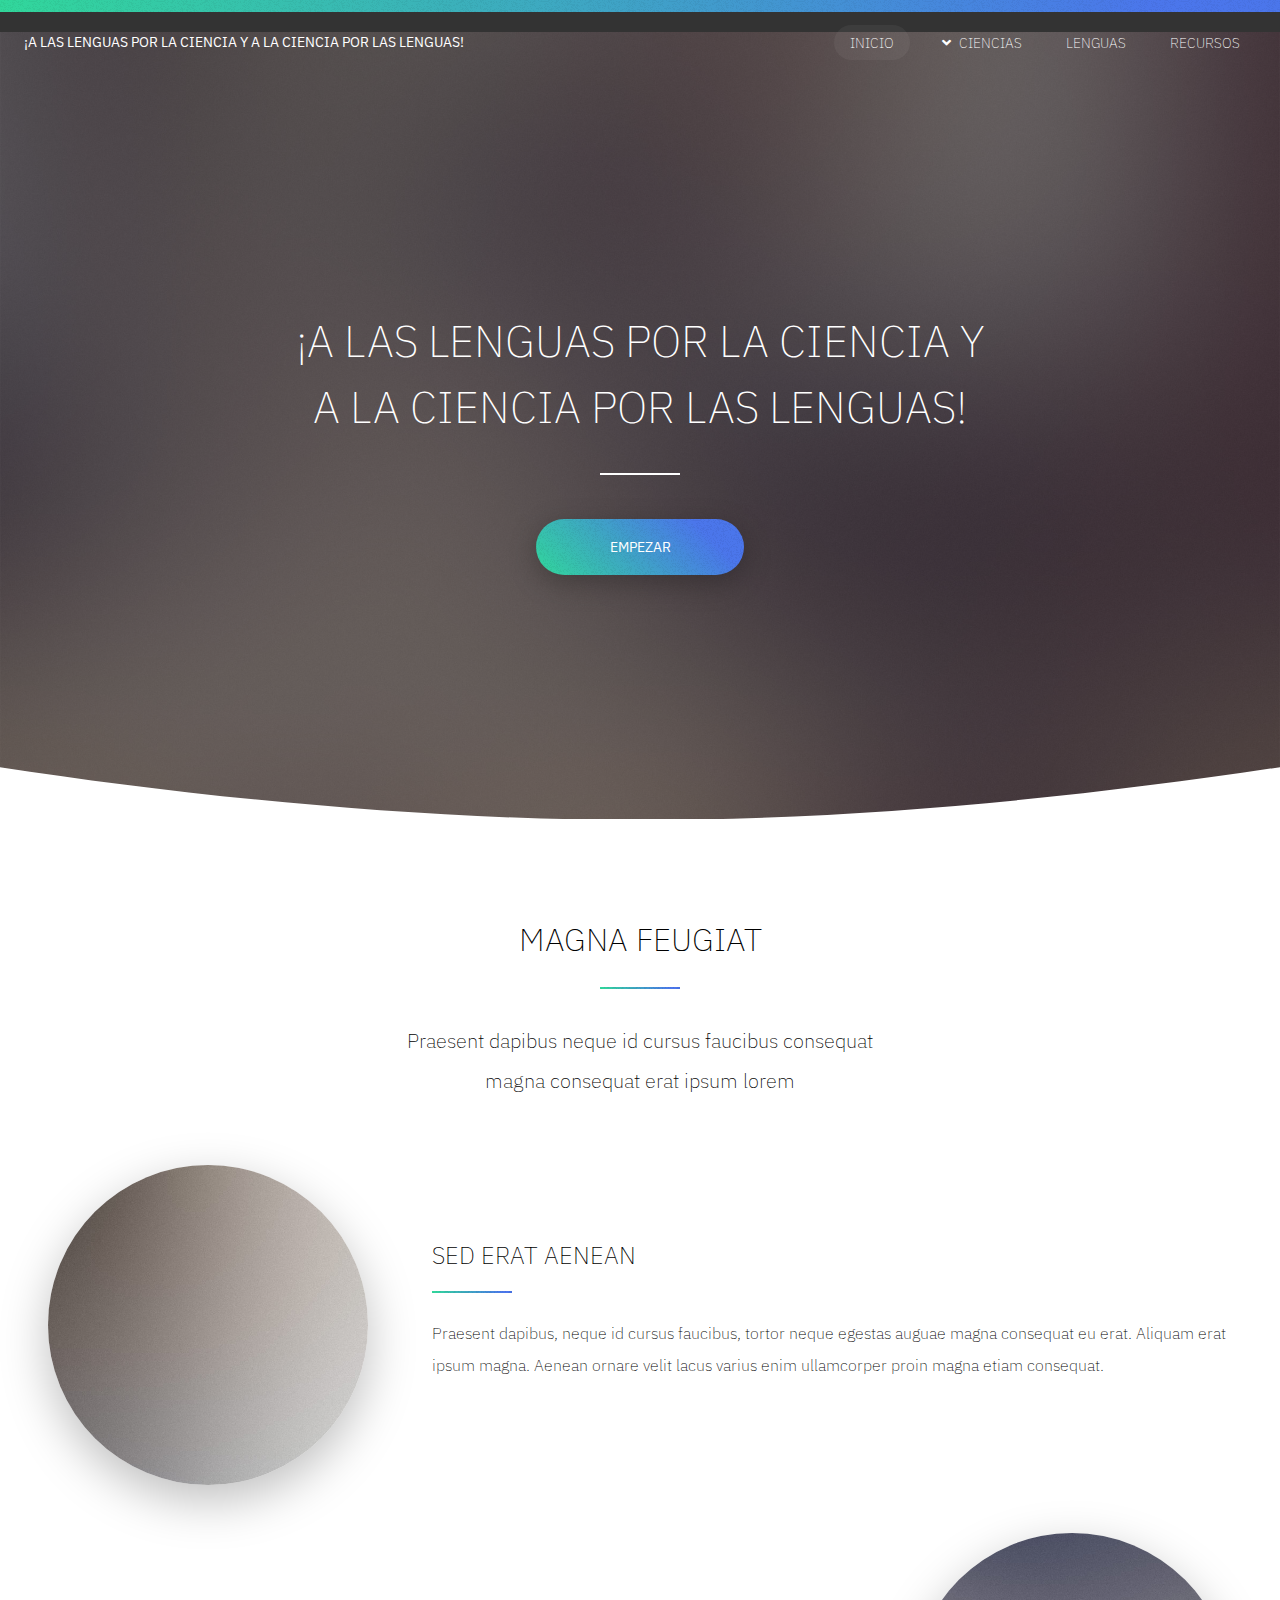
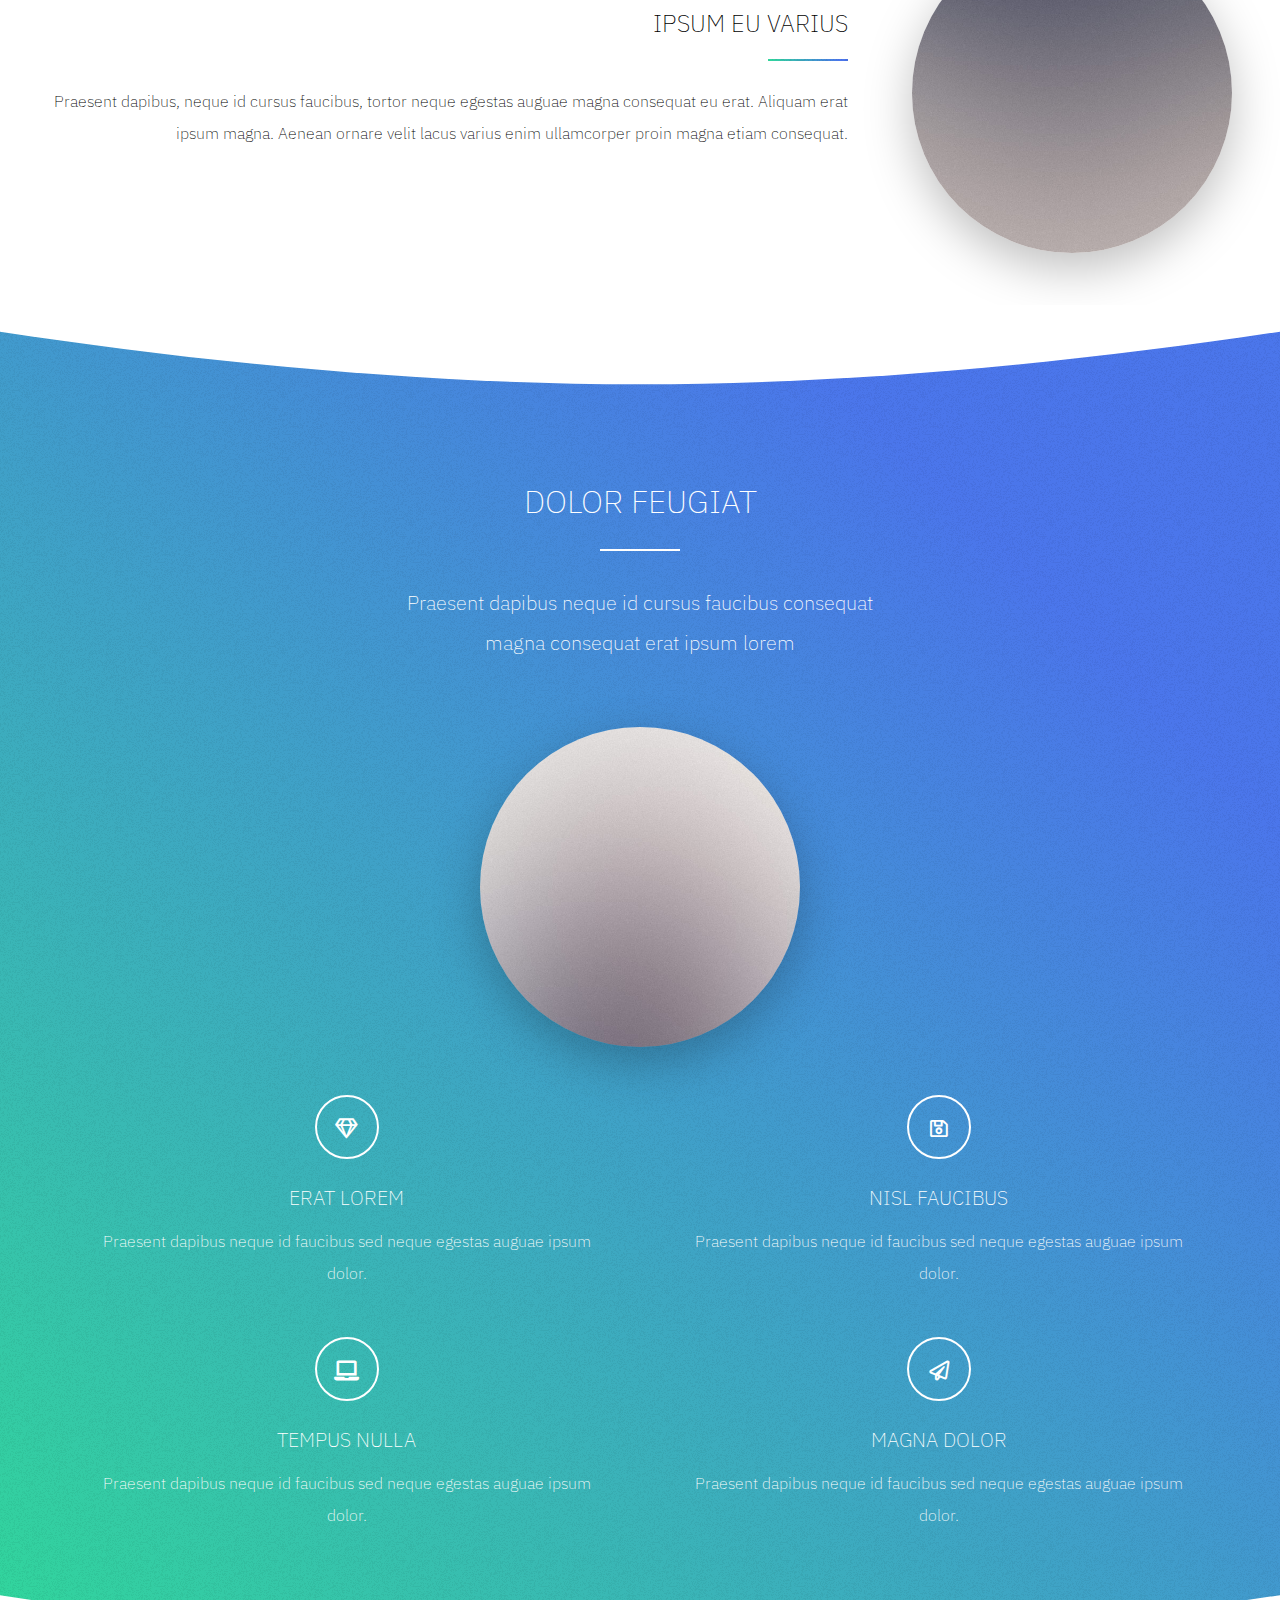
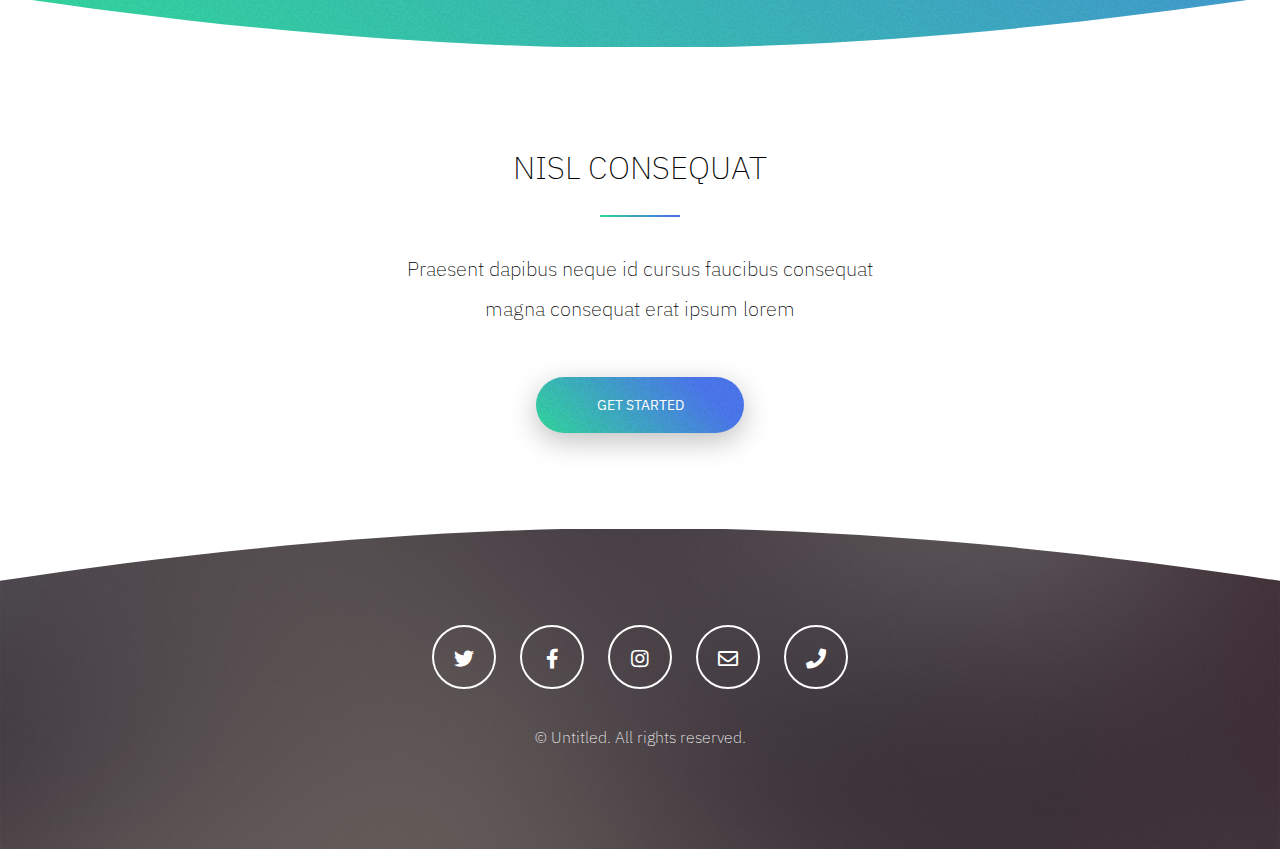
<file: index.html>
<!DOCTYPE HTML>
<html>
	<head>
		<title>Lenguas por la Ciencia</title>s
		<meta charset="utf-8" />
		<meta name="viewport" content="width=device-width, initial-scale=1, user-scalable=no" />
		<meta name="description" content="" />
		<meta name="keywords" content="" />
		<link rel="stylesheet" href="assets/css/main.css" />
	</head>
	<body class="is-preload">

		<!-- Wrapper -->
			<div id="wrapper">

				<!-- Header -->
					<section id="header" class="alt">

						<!-- Logo -->
							<a href="index.html" class="logo"><strong>¡A las lenguas por la Ciencia y a la ciencia por las lenguas!</strong></a>

						<!-- Nav -->
							<nav id="nav">
								<ul>
									<li class="current"><a href="index.html">INICIO</a></li>
									<li>
										<a href="#" class="icon solid fa-angle-down">CIENCIAS</a>
										<ul>
											<li><a href="geofisica.html">GEOFÍSICA</a></li>
											<li><a href="#">QUÍMICA</a></li>
										</ul>
									</li>
									<li>
										<a href="#">LENGUAS</a>
										<ul>
											<li><a href="aleman.html">ALEMÁN</a></li>
											<li><a href="frances.html">FRANCÉS</a></li>
											<li><a href="ingles.html">INGLÉS</a></li>
											<li><a href="italiano.html">ITALIANO</a></li>
											<li>
												<a href="otros.html">OTROS</a>
												<ul>
													<li><a href="otros.html#chino">CHINO</a></li>
													<li><a href="otros.html#purepecha">PURÉPECHA</a></li>
												</ul>
											</li>
										</ul>
									</li>
									<li>
										<a href="#">RECURSOS</a>
										<ul>
											<li><a href="#">FOTOS</a></li>
											<li><a href="#">SECUENCIAS</a></li>
											<li><a href="#">CORPORA</a></li>
											<li><a href="#">ESTRATEGIAS</a></li>
										</ul>
									</li>
								</ul>
							</nav>

					</section>

				<!-- Banner -->
					<section id="banner">
						<div class="content">
							<header class="major special">
								<h1>¡A las lenguas por la Ciencia y <br />
								a la ciencia por las lenguas!</h1>
							</header>
							<ul class="actions special">
								<li><a href="#first" class="button primary wide scrolly">Empezar</a></li>
							</ul>
						</div>
					</section>

				<!-- Section -->
					<section class="wrapper style1" id="first">
						<div class="inner">
							<header class="major special">
								<h2>Magna feugiat</h2>
								<p>Praesent dapibus neque id cursus faucibus consequat<br />
								magna consequat erat ipsum lorem</p>
							</header>
							<div class="spotlights">
								<section>
									<div class="image"><img src="images/pic01.jpg" alt="" /></div>
									<div class="content">
										<header class="major">
											<h3>Sed erat aenean</h3>
										</header>
										<p>Praesent dapibus, neque id cursus faucibus, tortor neque egestas auguae magna consequat eu erat. Aliquam erat ipsum magna. Aenean ornare velit lacus varius enim ullamcorper proin magna etiam consequat.</p>
									</div>
								</section>
								<section>
									<div class="image"><img src="images/pic02.jpg" alt="" /></div>
									<div class="content">
										<header class="major">
											<h3>Ipsum eu varius</h3>
										</header>
										<p>Praesent dapibus, neque id cursus faucibus, tortor neque egestas auguae magna consequat eu erat. Aliquam erat ipsum magna. Aenean ornare velit lacus varius enim ullamcorper proin magna etiam consequat.</p>
									</div>
								</section>
							</div>
						</div>
					</section>

				<!-- Section -->
					<section class="wrapper style2 alt">
						<div class="inner">
							<header class="major special">
								<h2>Dolor feugiat</h2>
								<p>Praesent dapibus neque id cursus faucibus consequat<br />
								magna consequat erat ipsum lorem</p>
							</header>
							<div class="features">
								<ul>
									<li>
										<span class="icon alt major fa-gem"></span>
										<h3>Erat lorem</h3>
										<p>Praesent dapibus neque id faucibus sed neque egestas auguae ipsum dolor.</p>
									</li>
									<li>
										<span class="icon alt major solid fa-laptop"></span>
										<h3>Tempus nulla</h3>
										<p>Praesent dapibus neque id faucibus sed neque egestas auguae ipsum dolor.</p>
									</li>
								</ul>
								<span class="image"><img src="images/pic03.jpg" alt="" /></span>
								<ul>
									<li>
										<span class="icon alt major fa-save"></span>
										<h3>Nisl faucibus</h3>
										<p>Praesent dapibus neque id faucibus sed neque egestas auguae ipsum dolor.</p>
									</li>
									<li>
										<span class="icon alt major fa-paper-plane"></span>
										<h3>Magna dolor</h3>
										<p>Praesent dapibus neque id faucibus sed neque egestas auguae ipsum dolor.</p>
									</li>
								</ul>
							</div>
						</div>
					</section>

				<!-- Section -->
					<section class="wrapper style1">
						<div class="inner">
							<header class="major special alt">
								<h2>Nisl consequat</h2>
								<p>Praesent dapibus neque id cursus faucibus consequat<br />
								magna consequat erat ipsum lorem</p>
							</header>
							<ul class="actions special">
								<li><a href="#" class="button primary wide">Get Started</a></li>
							</ul>
						</div>
					</section>

				<!-- Footer -->
					<section id="footer">
						<ul class="icons">
							<li><a href="#" class="icon alt brands fa-twitter"><span class="label">Twitter</span></a></li>
							<li><a href="#" class="icon alt brands fa-facebook-f"><span class="label">Facebook</span></a></li>
							<li><a href="#" class="icon alt brands fa-instagram"><span class="label">Instagram</span></a></li>
							<li><a href="#" class="icon alt fa-envelope"><span class="label">Email</span></a></li>
							<li><a href="#" class="icon alt solid fa-phone"><span class="label">Phone</span></a></li>
						</ul>
						<p class="copyright">
							&copy; Untitled. All rights reserved.
						</p>
					</section>

			</div>

		<!-- Scripts -->
			<script src="assets/js/jquery.min.js"></script>
			<script src="assets/js/jquery.dropotron.min.js"></script>
			<script src="assets/js/jquery.scrollex.min.js"></script>
			<script src="assets/js/jquery.scrolly.min.js"></script>
			<script src="assets/js/browser.min.js"></script>
			<script src="assets/js/breakpoints.min.js"></script>
			<script src="assets/js/util.js"></script>
			<script src="assets/js/main.js"></script>

	</body>
</html>
</file>
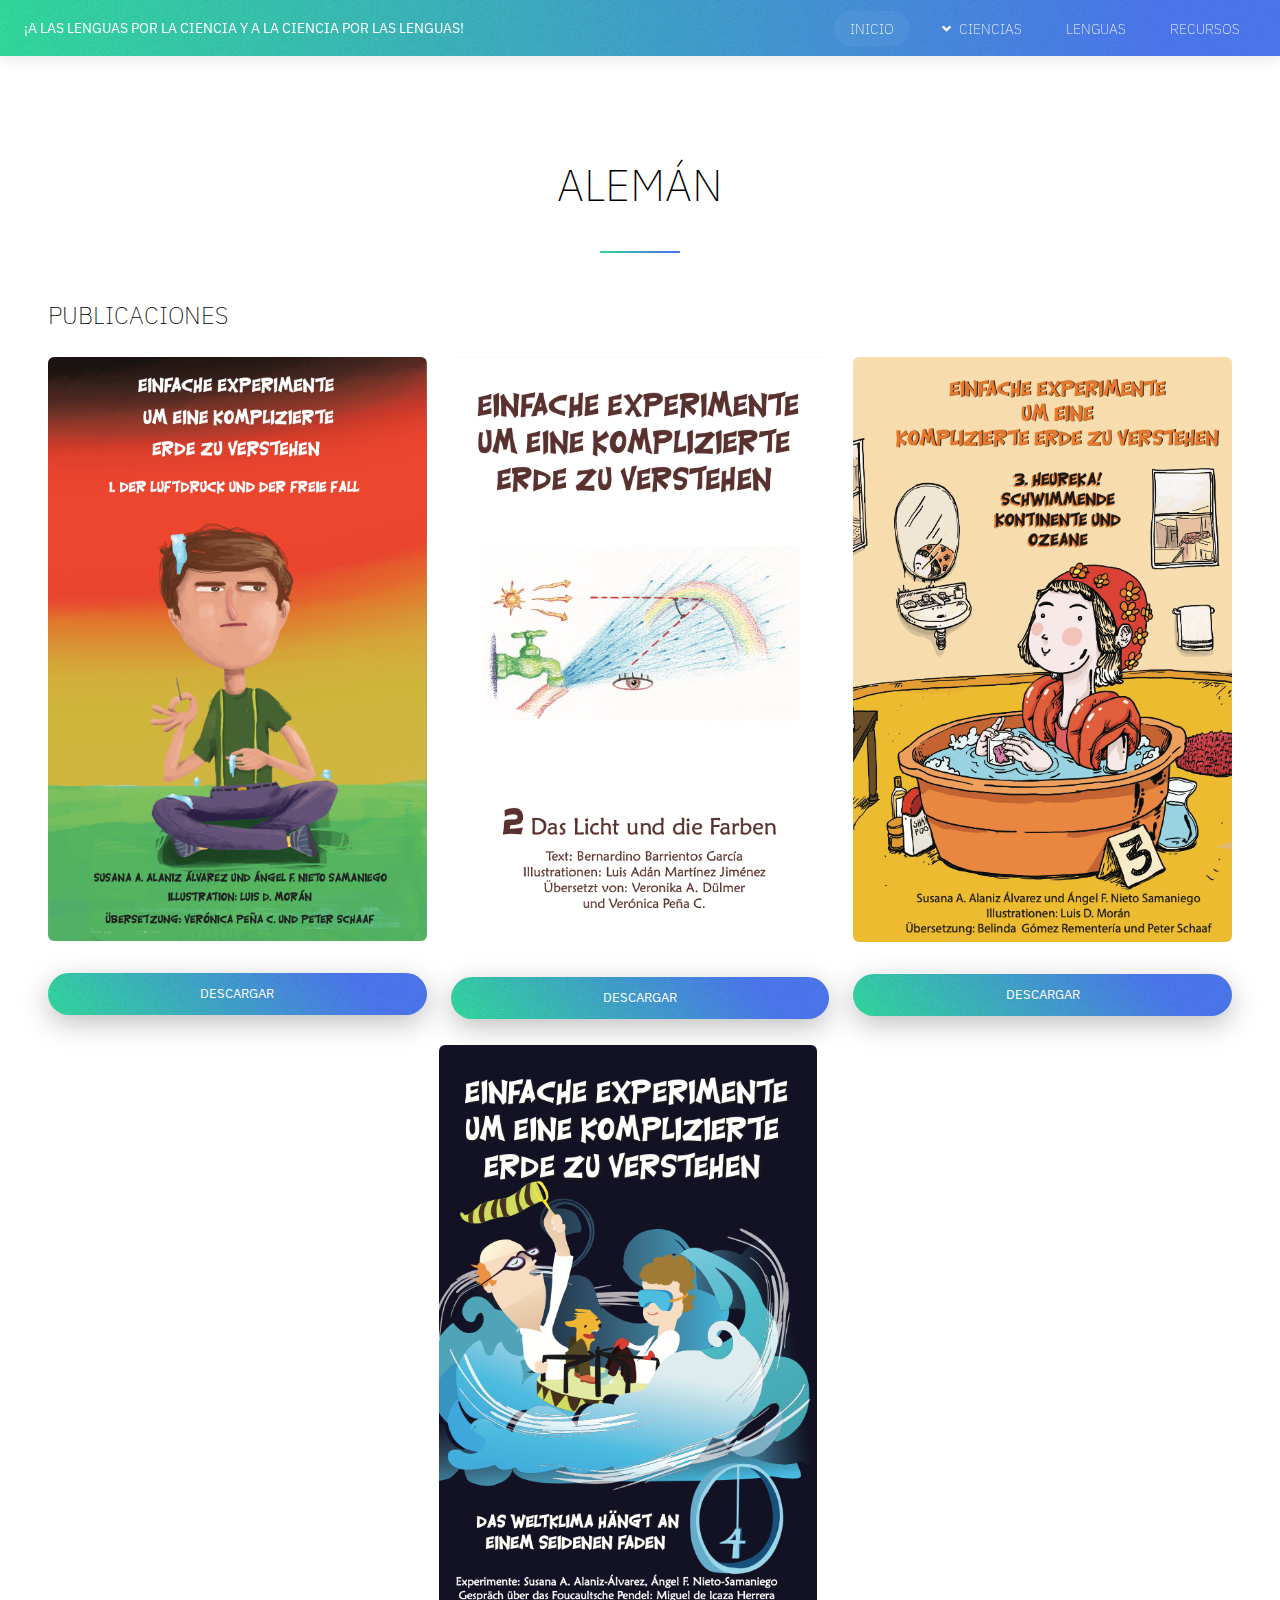
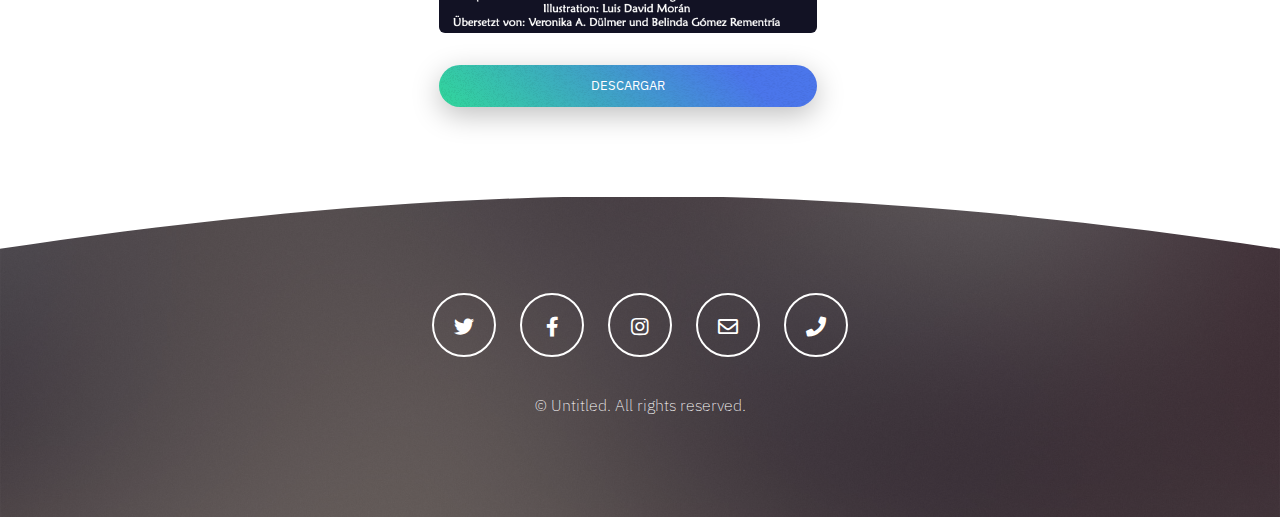
<file: aleman.html>
<!DOCTYPE HTML>
<html>
	<head>
		<title>Lenguas por la Ciencia</title>
		<meta charset="utf-8" />
		<meta name="viewport" content="width=device-width, initial-scale=1, user-scalable=no" />
		<meta name="description" content="" />
		<meta name="keywords" content="" />
		<link rel="stylesheet" href="assets/css/main.css" />
	</head>
	<body class="is-preload">

		<!-- Wrapper -->
			<div id="wrapper">

				<!-- Header -->
					<section id="header">

						<!-- Logo -->
							<a href="index.html" class="logo"><strong>¡A las lenguas por la Ciencia y a la ciencia por las lenguas!</strong></a>

						<!-- Nav -->
							<nav id="nav">
								<ul>
									<li class="current"><a href="index.html">INICIO</a></li>
									<li>
										<a href="#" class="icon solid fa-angle-down">CIENCIAS</a>
										<ul>
											<li><a href="geofisica.html">GEOFÍSICA</a></li>
											<li><a href="#">QUÍMICA</a></li>
										</ul>
									</li>
									<li>
										<a href="#">LENGUAS</a>
										<ul>
											<li><a href="aleman.html">ALEMÁN</a></li>
											<li><a href="frances.html">FRANCÉS</a></li>
											<li><a href="ingles.html">INGLÉS</a></li>
											<li><a href="italiano.html">ITALIANO</a></li>
											<li>
												<a href="otros.html">OTROS</a>
												<ul>
													<li><a href="otros.html#chino">CHINO</a></li>
													<li><a href="otros.html#purepecha">PURÉPECHA</a></li>
												</ul>
											</li>
										</ul>
									</li>
									<li>
										<a href="#">RECURSOS</a>
										<ul>
											<li><a href="#">FOTOS</a></li>
											<li><a href="#">SECUENCIAS</a></li>
											<li><a href="#">CORPORA</a></li>
											<li><a href="#">ESTRATEGIAS</a></li>
										</ul>
									</li>
								</ul>
							</nav>

					</section>

				<!-- Section -->
					<section class="wrapper style1">
						<div class="inner">
							<header class="major special">
								<h1>ALEMÁN</h1>
							</header>
							<h3>Publicaciones</h3>
							<div class="row aln-center">
								<div class="col-12-small col-6-medium col-4-large col-3-xlarge">
									<span class="image fit"><a href="publicaciones/aleman/l1_aleman.pdf" target="_blank"><img src="images/l1_aleman.png" alt="libro 1" /></a></span>
									<a href="publicaciones/aleman/l1_aleman.pdf" target="_blank" class="button primary fit small mb">Descargar</a>
								</div>
								<div class="col-12-small col-6-medium col-4-large col-3-xlarge">
									<span class="image fit"><a href="publicaciones/aleman/l2_aleman.pdf" target="_blank"><img src="images/l2_aleman.png" alt="libro 2" /></a></span>
									<a href="publicaciones/aleman/l2_aleman.pdf" target="_blank" class="button primary fit small mb">Descargar</a>
								</div>
								<div class="col-12-small col-6-medium col-4-large col-3-xlarge">
									<span class="image fit"><a href="publicaciones/aleman/l3_aleman.pdf" target="_blank"><img src="images/l3_aleman.png" alt="libro 3" /></a></span>
									<a href="publicaciones/aleman/l3_aleman.pdf" target="_blank" class="button primary fit small mb">Descargar</a>
								</div>
								<div class="col-12-small col-6-medium col-4-large col-3-xlarge">
									<span class="image fit"><a href="publicaciones/aleman/l4_aleman.pdf" target="_blank"><img src="images/l4_aleman.png" alt="libro 4" /></a></span>
									<a href="publicaciones/aleman/l4_aleman.pdf" target="_blank" class="button primary fit small mb">Descargar</a>
								</div>
							<div>
						</div>
					</section>

				<!-- Footer -->
					<section id="footer">
						<ul class="icons">
							<li><a href="#" class="icon alt brands fa-twitter"><span class="label">Twitter</span></a></li>
							<li><a href="#" class="icon alt brands fa-facebook-f"><span class="label">Facebook</span></a></li>
							<li><a href="#" class="icon alt brands fa-instagram"><span class="label">Instagram</span></a></li>
							<li><a href="#" class="icon alt fa-envelope"><span class="label">Email</span></a></li>
							<li><a href="#" class="icon alt solid fa-phone"><span class="label">Phone</span></a></li>
						</ul>
						<p class="copyright">
							&copy; Untitled. All rights reserved.
						</p>
					</section>

			</div>

		<!-- Scripts -->
			<script src="assets/js/jquery.min.js"></script>
			<script src="assets/js/jquery.dropotron.min.js"></script>
			<script src="assets/js/jquery.scrollex.min.js"></script>
			<script src="assets/js/jquery.scrolly.min.js"></script>
			<script src="assets/js/browser.min.js"></script>
			<script src="assets/js/breakpoints.min.js"></script>
			<script src="assets/js/util.js"></script>
			<script src="assets/js/main.js"></script>

	</body>
</html>
</file>
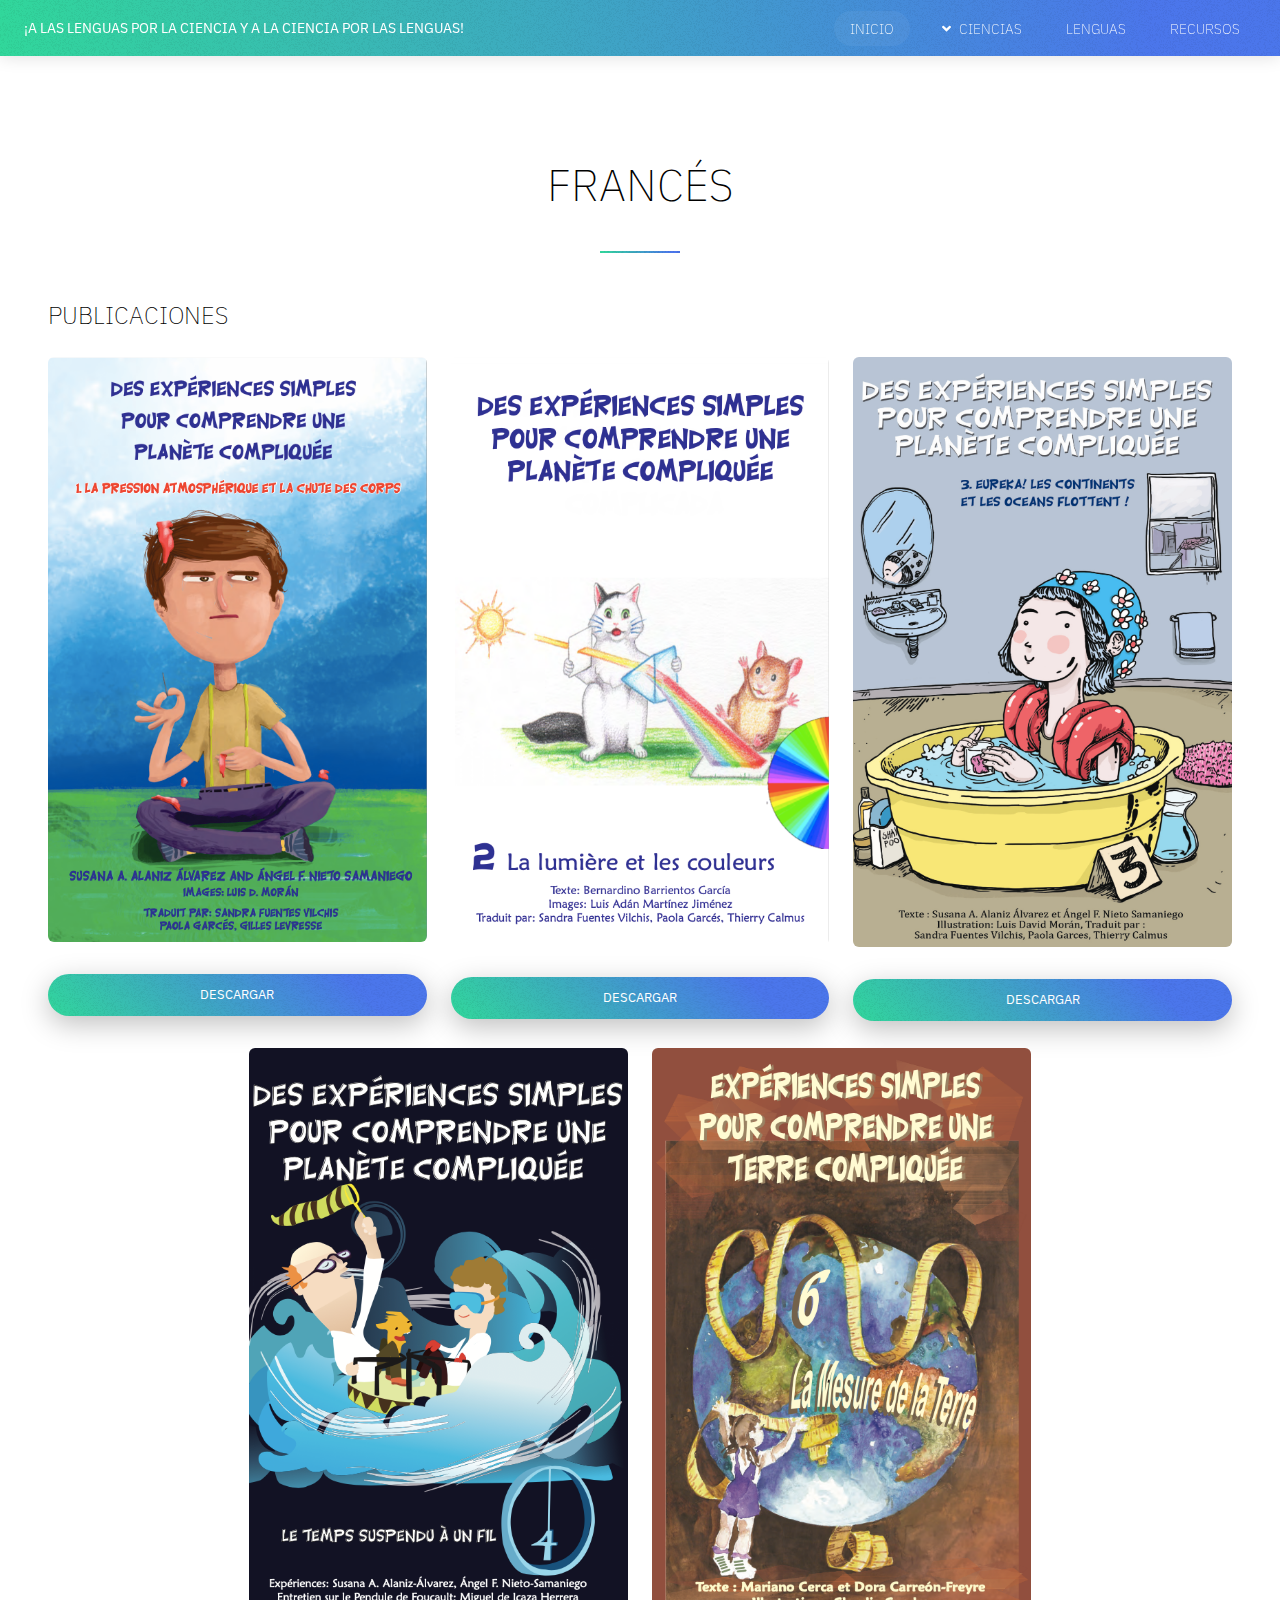
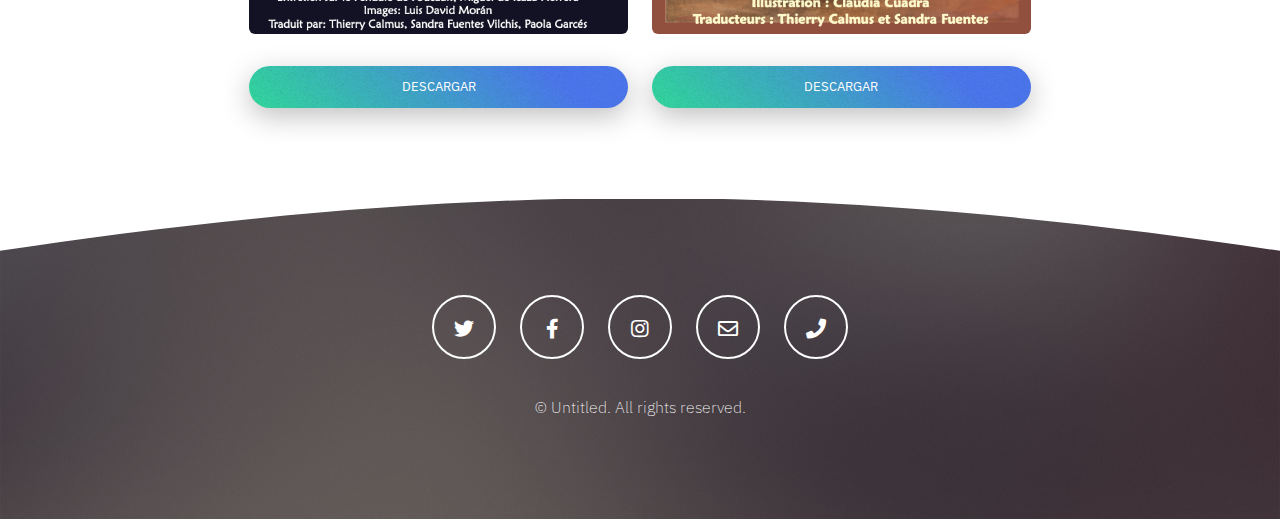
<file: frances.html>
<!DOCTYPE HTML>
<html>
	<head>
		<title>Lenguas por la Ciencia</title>
		<meta charset="utf-8" />
		<meta name="viewport" content="width=device-width, initial-scale=1, user-scalable=no" />
		<meta name="description" content="" />
		<meta name="keywords" content="" />
		<link rel="stylesheet" href="assets/css/main.css" />
	</head>
	<body class="is-preload">

		<!-- Wrapper -->
			<div id="wrapper">

				<!-- Header -->
					<section id="header">

						<!-- Logo -->
							<a href="index.html" class="logo"><strong>¡A las lenguas por la Ciencia y a la ciencia por las lenguas!</strong></a>

						<!-- Nav -->
							<nav id="nav">
								<ul>
									<li class="current"><a href="index.html">INICIO</a></li>
									<li>
										<a href="#" class="icon solid fa-angle-down">CIENCIAS</a>
										<ul>
											<li><a href="geofisica.html">GEOFÍSICA</a></li>
											<li><a href="#">QUÍMICA</a></li>
										</ul>
									</li>
									<li>
										<a href="#">LENGUAS</a>
										<ul>
											<li><a href="aleman.html">ALEMÁN</a></li>
											<li><a href="frances.html">FRANCÉS</a></li>
											<li><a href="ingles.html">INGLÉS</a></li>
											<li><a href="italiano.html">ITALIANO</a></li>
											<li>
												<a href="otros.html">OTROS</a>
												<ul>
													<li><a href="otros.html#chino">CHINO</a></li>
													<li><a href="otros.html#purepecha">PURÉPECHA</a></li>
												</ul>
											</li>
										</ul>
									</li>
									<li>
										<a href="#">RECURSOS</a>
										<ul>
											<li><a href="#">FOTOS</a></li>
											<li><a href="#">SECUENCIAS</a></li>
											<li><a href="#">CORPORA</a></li>
											<li><a href="#">ESTRATEGIAS</a></li>
										</ul>
									</li>
								</ul>
							</nav>

					</section>

				<!-- Section -->
					<section class="wrapper style1">
						<div class="inner">
							<header class="major special">
								<h1>FRANCÉS</h1>
							</header>
							<h3>Publicaciones</h3>
							<div class="row aln-center">
								<div class="col-12-small col-6-medium col-4-large col-3-xlarge">
									<span class="image fit"><a href="publicaciones/frances/l1_frances.pdf" target="_blank"> <img src="images/l1_frances.png" alt="libro 1" /></a></span>
									<a href="publicaciones/frances/l1_frances.pdf" target="_blank" class="button primary fit small mb">Descargar</a>
								</div>
								<div class="col-12-small col-6-medium col-4-large col-3-xlarge">
									<span class="image fit"><a href="publicaciones/frances/l2_frances.pdf" target="_blank"><img src="images/l2_frances.png" alt="libro 2" /></a></span>
									<a href="publicaciones/frances/l2_frances.pdf" target="_blank" class="button primary fit small mb">Descargar</a>
								</div>
								<div class="col-12-small col-6-medium col-4-large col-3-xlarge">
									<span class="image fit"><a href="publicaciones/frances/l3_frances.pdf" target="_blank"><img src="images/l3_frances.png" alt="libro 3" /></a></span>
									<a href="publicaciones/frances/l3_frances.pdf" target="_blank" class="button primary fit small mb">Descargar</a>
								</div>
								<div class="col-12-small col-6-medium col-4-large col-3-xlarge">
									<span class="image fit"><a href="publicaciones/frances/l4_frances.pdf" target="_blank"><img src="images/l4_frances.png" alt="libro 4" /></a></span>
									<a href="publicaciones/frances/l4_frances.pdf" target="_blank" class="button primary fit small mb">Descargar</a>
								</div>
								<div class="col-12-small col-6-medium col-4-large col-3-xlarge">
									<span class="image fit"><a href="publicaciones/frances/l6_frances.pdf" target="_blank"><img src="images/l6_frances.png" alt="libro 6" /></a></span>
									<a href="publicaciones/frances/l6_frances.pdf" target="_blank" class="button primary fit small mb">Descargar</a>
								</div>
							</div>
						</div>
					</section>

				<!-- Footer -->
					<section id="footer">
						<ul class="icons">
							<li><a href="#" class="icon alt brands fa-twitter"><span class="label">Twitter</span></a></li>
							<li><a href="#" class="icon alt brands fa-facebook-f"><span class="label">Facebook</span></a></li>
							<li><a href="#" class="icon alt brands fa-instagram"><span class="label">Instagram</span></a></li>
							<li><a href="#" class="icon alt fa-envelope"><span class="label">Email</span></a></li>
							<li><a href="#" class="icon alt solid fa-phone"><span class="label">Phone</span></a></li>
						</ul>
						<p class="copyright">
							&copy; Untitled. All rights reserved.
						</p>
					</section>

			</div>

		<!-- Scripts -->
			<script src="assets/js/jquery.min.js"></script>
			<script src="assets/js/jquery.dropotron.min.js"></script>
			<script src="assets/js/jquery.scrollex.min.js"></script>
			<script src="assets/js/jquery.scrolly.min.js"></script>
			<script src="assets/js/browser.min.js"></script>
			<script src="assets/js/breakpoints.min.js"></script>
			<script src="assets/js/util.js"></script>
			<script src="assets/js/main.js"></script>

	</body>
</html>
</file>
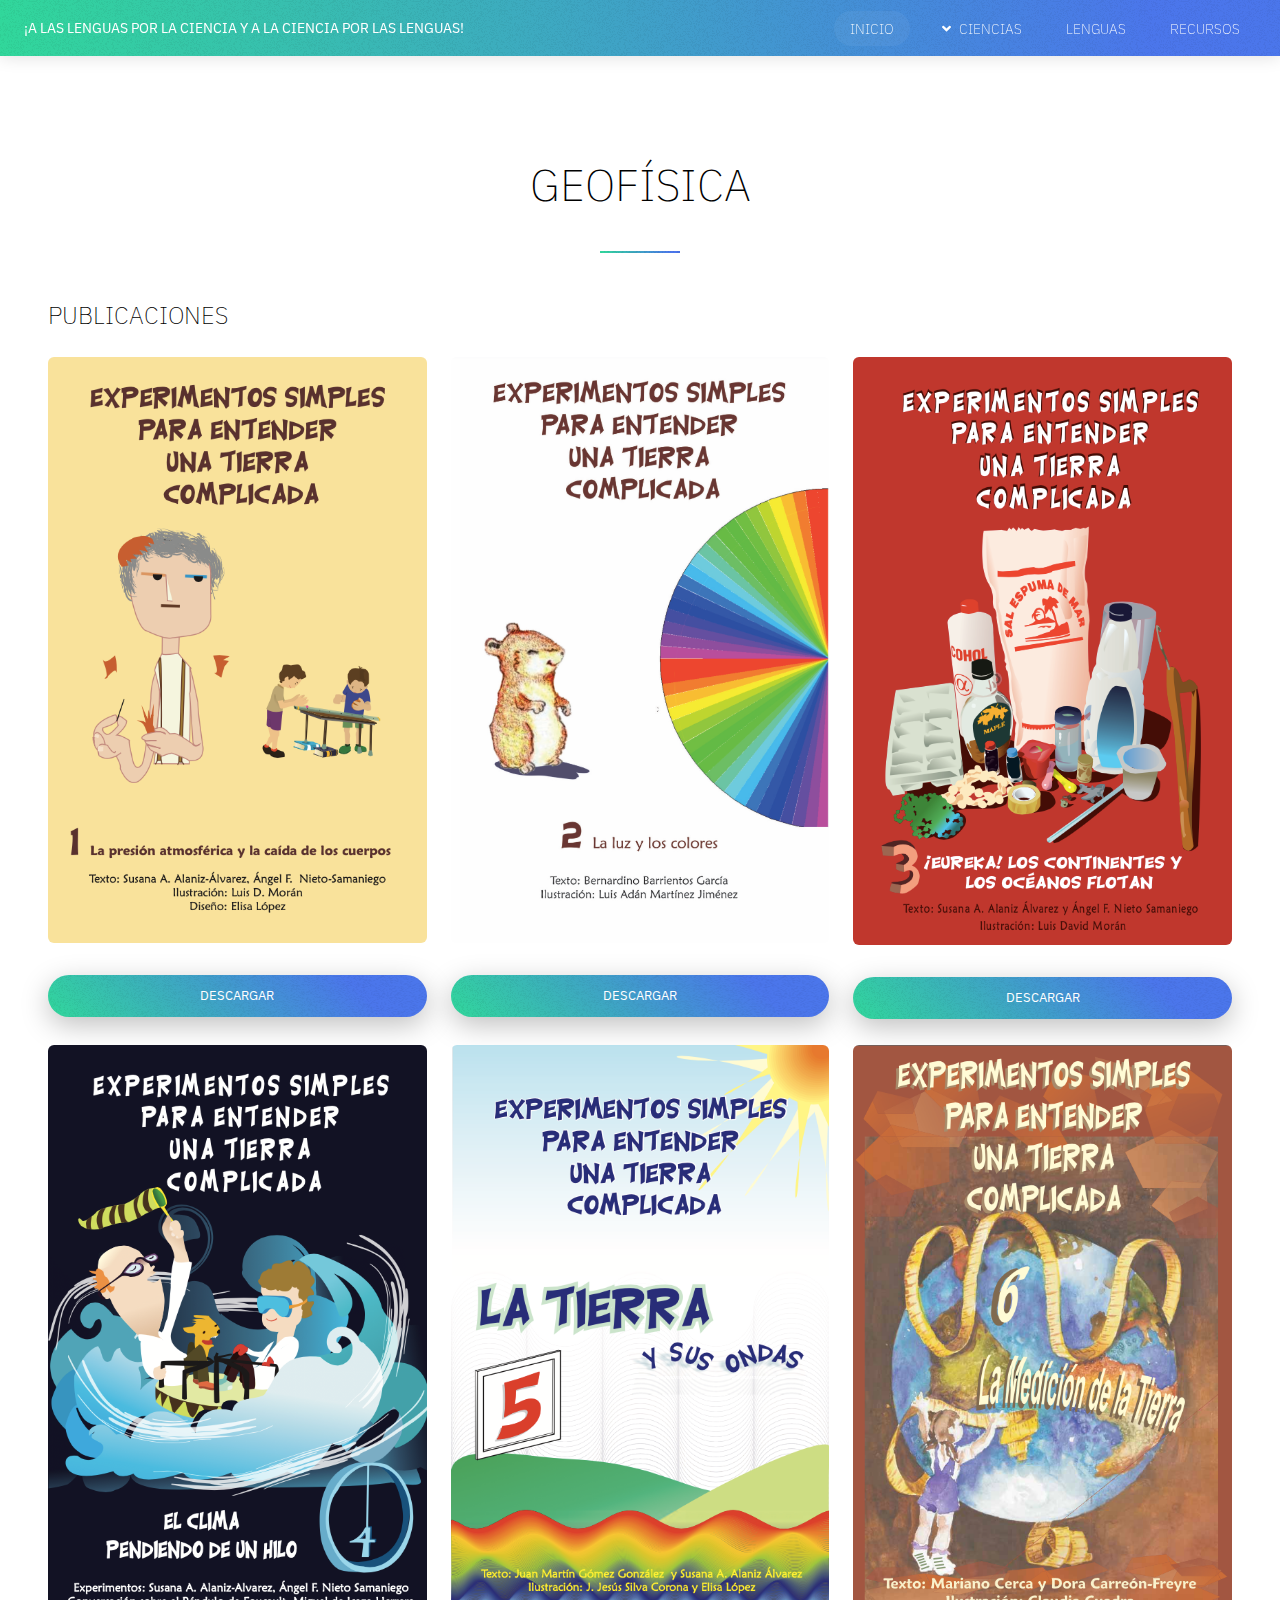
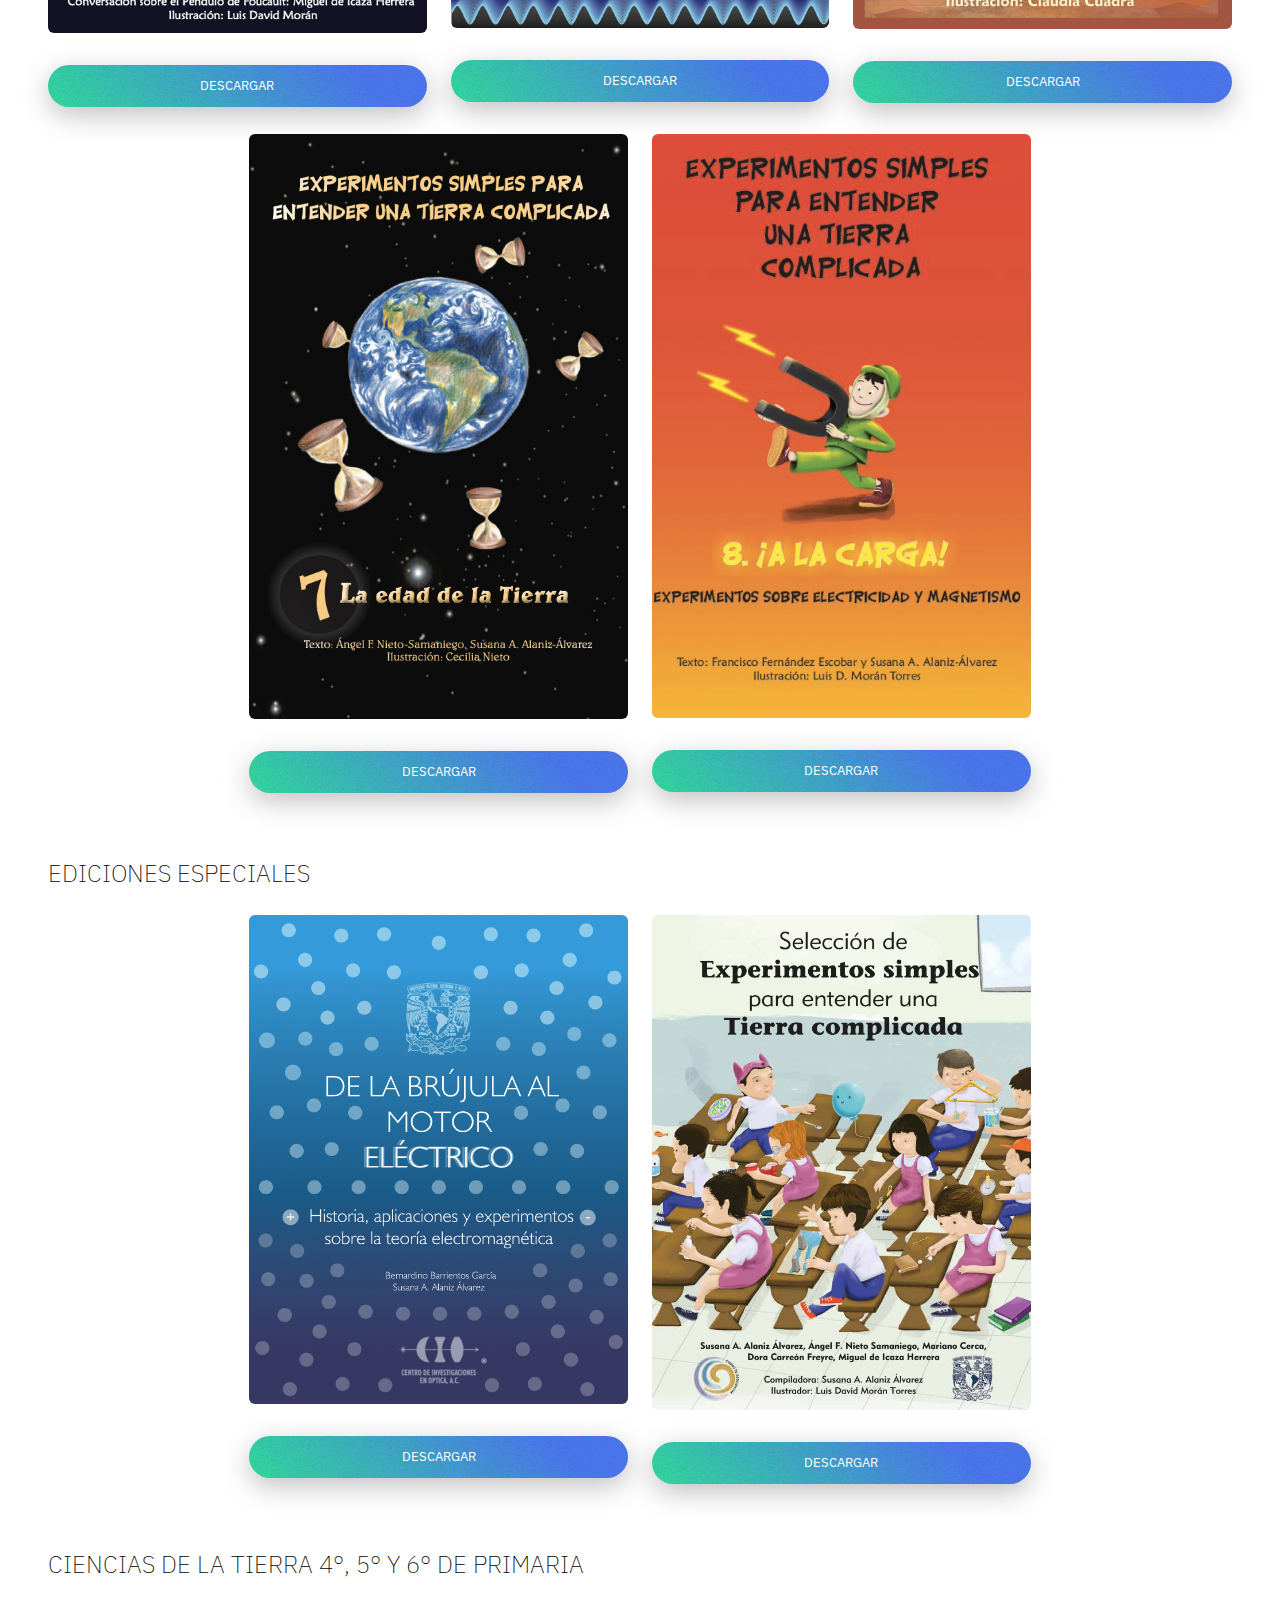
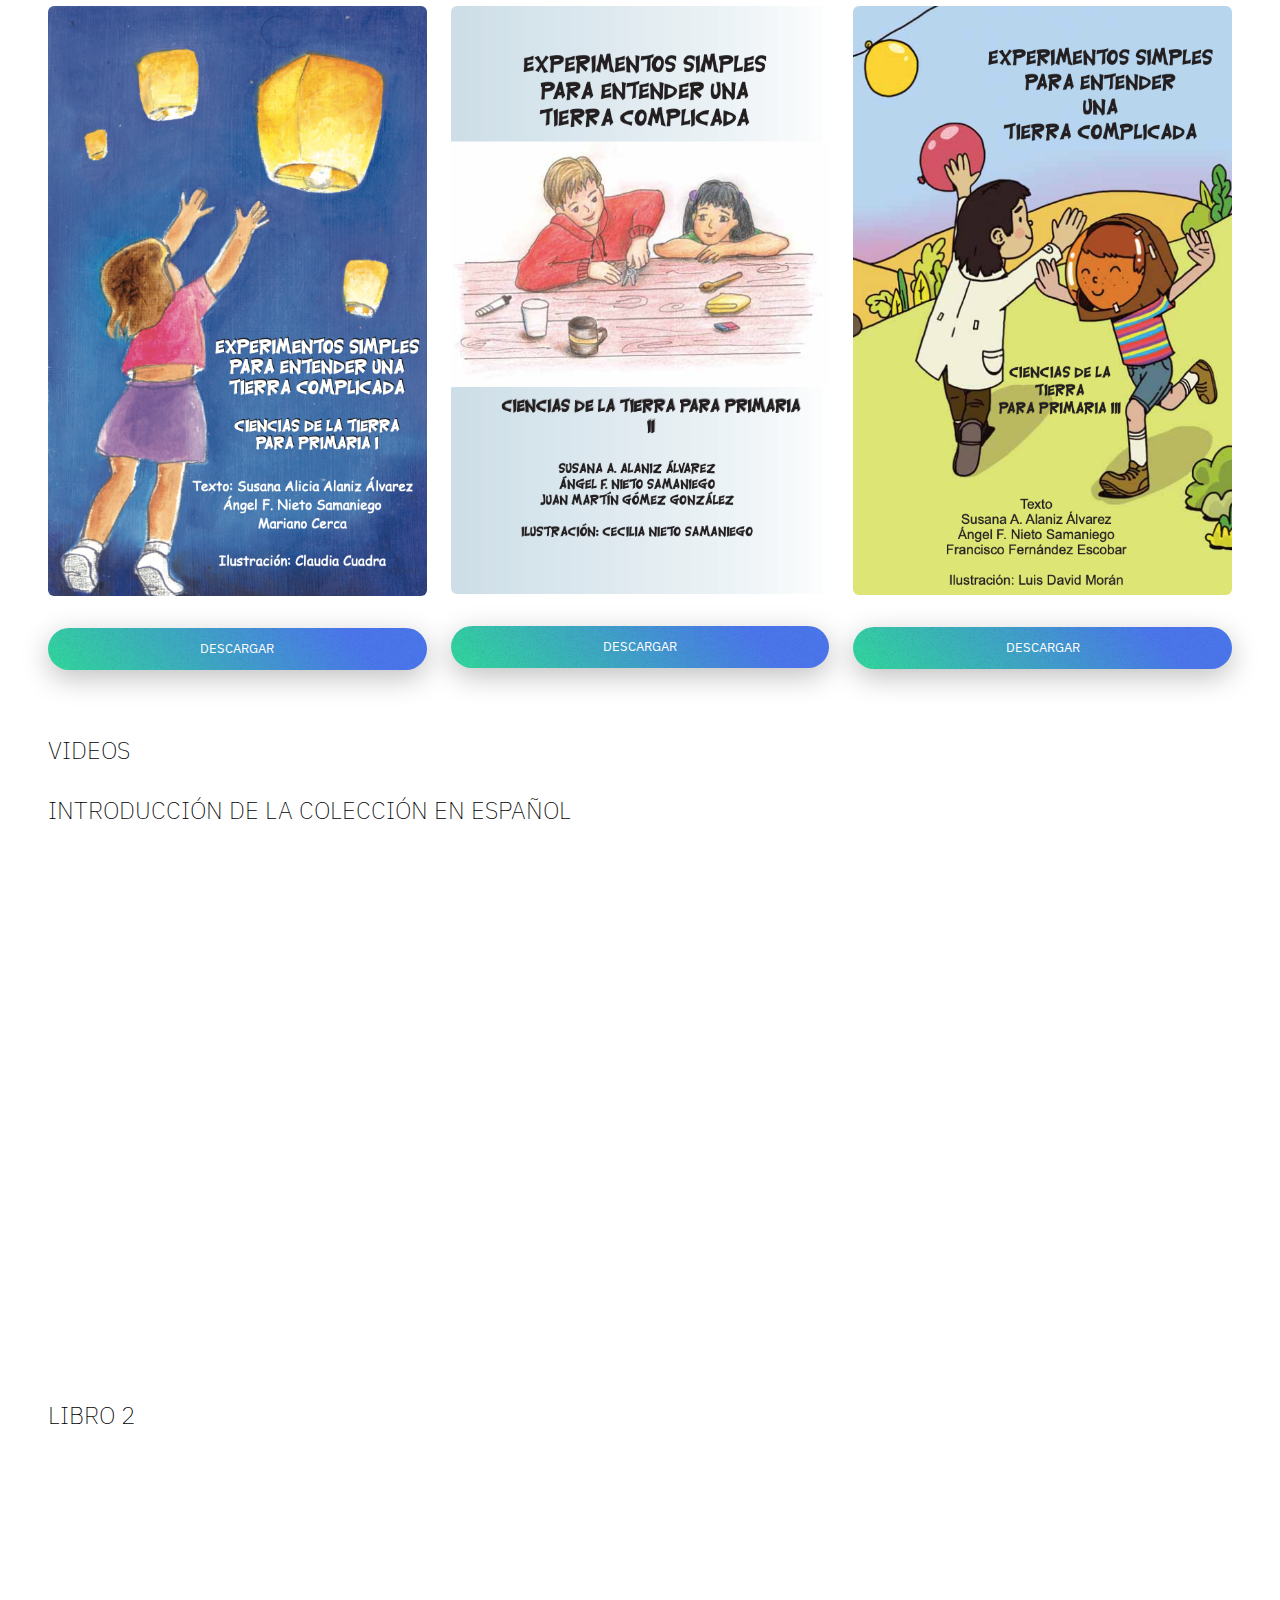
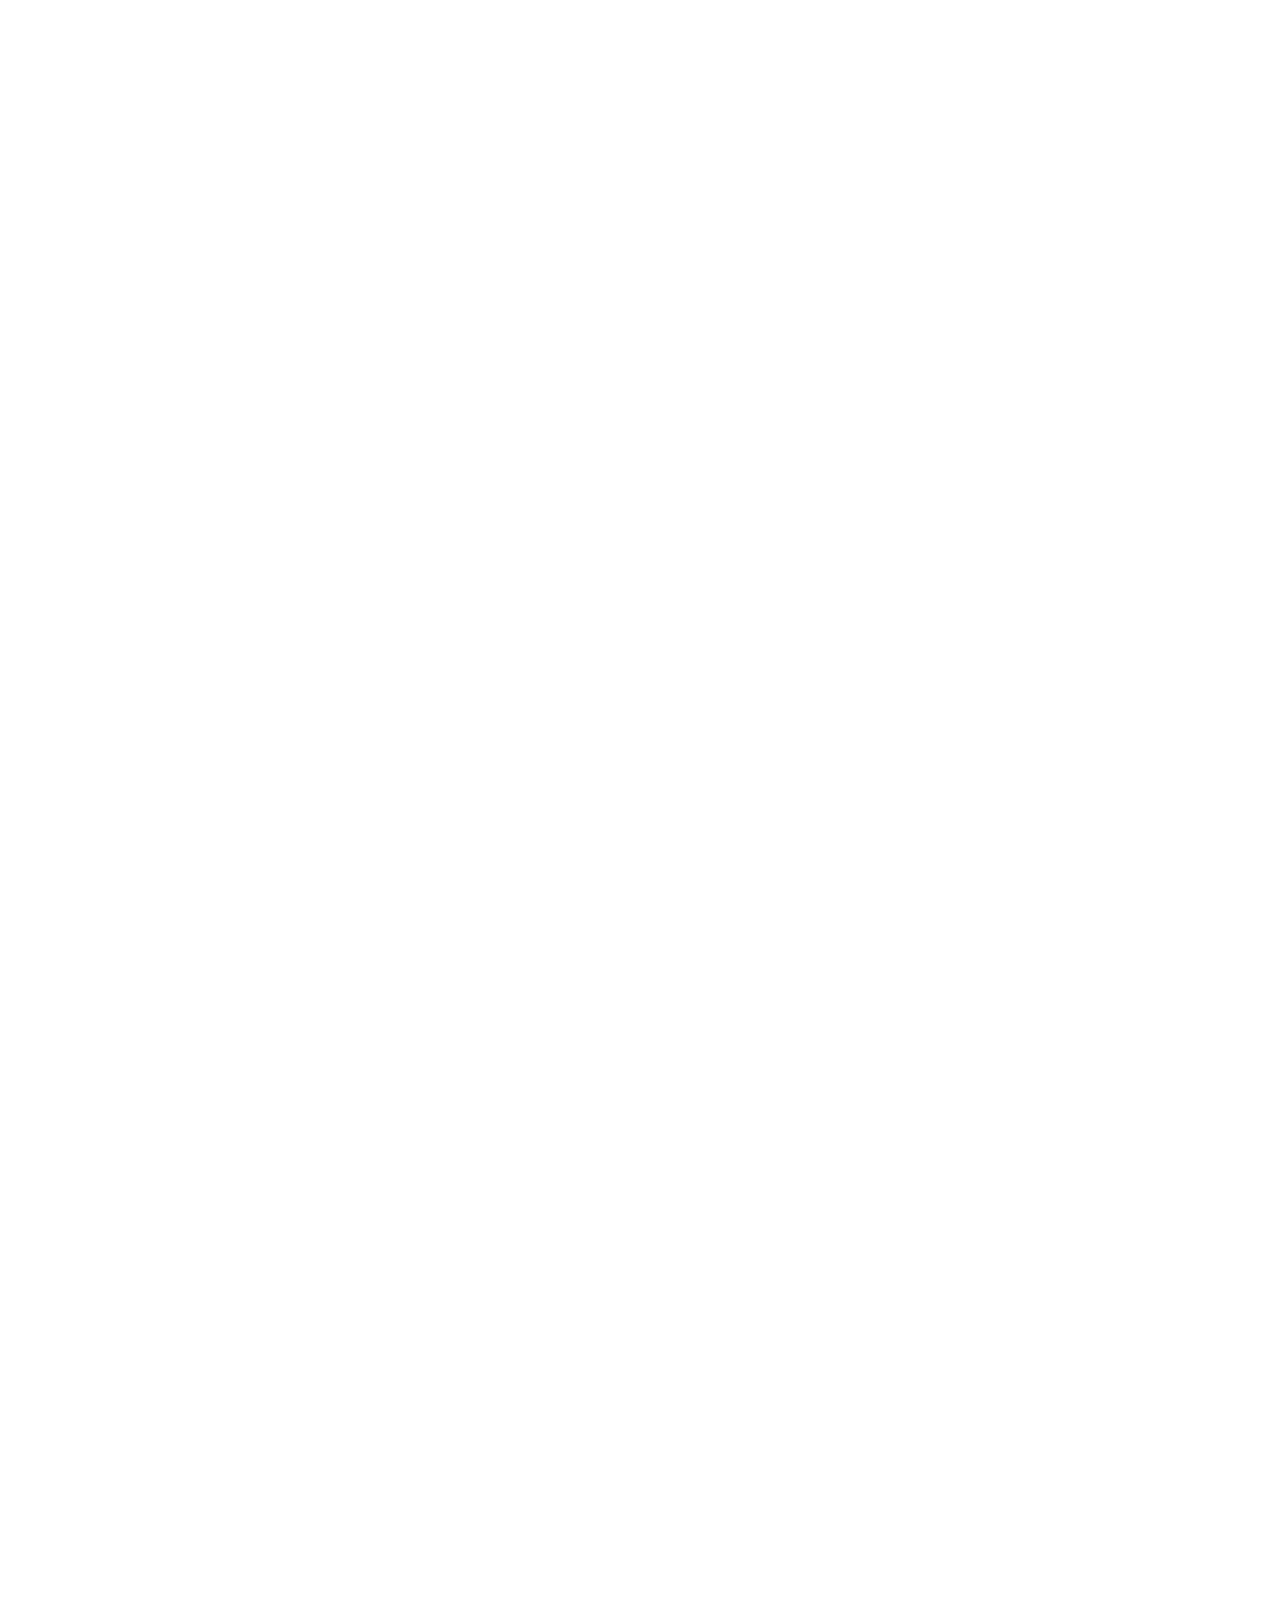
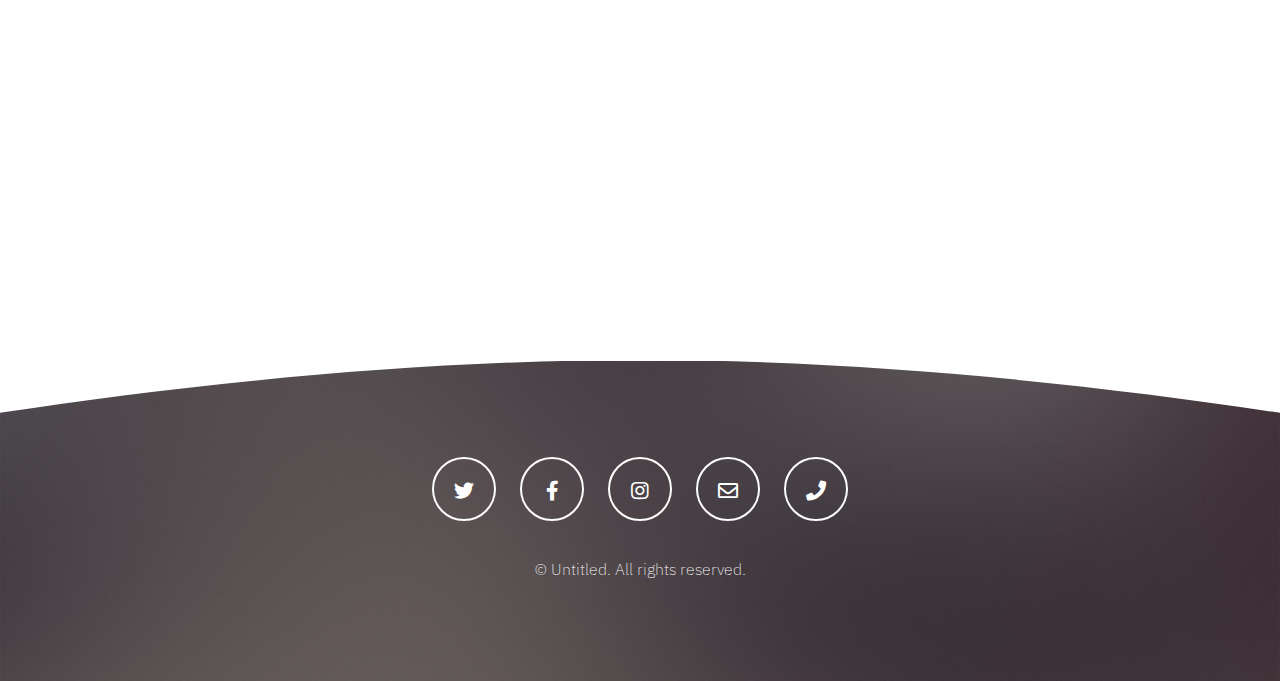
<file: geofisica.html>
<!DOCTYPE HTML>
<html>
	<head>
		<title>Lenguas por la Ciencia</title>
		<meta charset="utf-8" />
		<meta name="viewport" content="width=device-width, initial-scale=1, user-scalable=no" />
		<meta name="description" content="" />
		<meta name="keywords" content="" />
		<link rel="stylesheet" href="assets/css/main.css" />
	</head>
	<body class="is-preload">

		<!-- Wrapper -->
			<div id="wrapper">

				<!-- Header -->
					<section id="header">

						<!-- Logo -->
							<a href="index.html" class="logo"><strong>¡A las lenguas por la Ciencia y a la ciencia por las lenguas!</strong></a>

						<!-- Nav -->
							<nav id="nav">
								<ul>
									<li class="current"><a href="index.html">INICIO</a></li>
									<li>
										<a href="#" class="icon solid fa-angle-down">CIENCIAS</a>
										<ul>
											<li><a href="geofisica.html">GEOFÍSICA</a></li>
											<li><a href="#">QUÍMICA</a></li>
										</ul>
									</li>
									<li>
										<a href="#">LENGUAS</a>
										<ul>
											<li><a href="aleman.html">ALEMÁN</a></li>
											<li><a href="frances.html">FRANCÉS</a></li>
											<li><a href="ingles.html">INGLÉS</a></li>
											<li><a href="italiano.html">ITALIANO</a></li>
											<li>
												<a href="otros.html">OTROS</a>
												<ul>
													<li><a href="otros.html#chino">CHINO</a></li>
													<li><a href="otros.html#purepecha">PURÉPECHA</a></li>
												</ul>
											</li>
										</ul>
									</li>
									<li>
										<a href="#">RECURSOS</a>
										<ul>
											<li><a href="#">FOTOS</a></li>
											<li><a href="#">SECUENCIAS</a></li>
											<li><a href="#">CORPORA</a></li>
											<li><a href="#">ESTRATEGIAS</a></li>
										</ul>
									</li>
								</ul>
							</nav>

					</section>

				<!-- Section -->
					<section class="wrapper style1">
						<div class="inner">
							<header class="major special">
								<h1>GEOFÍSICA</h1>
							</header>
							<h3>Publicaciones</h3>
							<div class="row aln-center">
								<div class="col-12-small col-6-medium col-4-large col-3-xlarge">
									<span class="image fit"><a href="publicaciones/geofisica/l1_geofisica.pdf" target="_blank"><img src="images/l1_geofisica.png" alt="libro 1" /></a></span>
									<a href="publicaciones/geofisica/l1_geofisica.pdf" target="_blank" class="button primary fit small mb">Descargar</a>
								</div>
								<div class="col-12-small col-6-medium col-4-large col-3-xlarge">
									<span class="image fit"><a href="publicaciones/geofisica/l2_geofisica.pdf" target="_blank"><img src="images/l2_geofisica.png" alt="libro 2" /></a></span>
									<a href="publicaciones/geofisica/l2_geofisica.pdf" target="_blank" class="button primary fit small mb">Descargar</a>
								</div>
								<div class="col-12-small col-6-medium col-4-large col-3-xlarge">
									<span class="image fit"><a href="publicaciones/geofisica/l3_geofisica.pdf" target="_blank"><img src="images/l3_geofisica.png" alt="libro 3" /></a></span>
									<a href="publicaciones/geofisica/l3_geofisica.pdf" target="_blank" class="button primary fit small mb">Descargar</a>
								</div>
								<div class="col-12-small col-6-medium col-4-large col-3-xlarge">
									<span class="image fit"><a href="publicaciones/geofisica/l4_geofisica.pdf" target="_blank"><img src="images/l4_geofisica.png" alt="libro 4" /></a></span>
									<a href="publicaciones/geofisica/l4_geofisica.pdf" target="_blank" class="button primary fit small mb">Descargar</a>
								</div>
                                <div class="col-12-small col-6-medium col-4-large col-3-xlarge">
									<span class="image fit"><a href="publicaciones/geofisica/l5_geofisica.pdf" target="_blank"><img src="images/l5_geofisica.png" alt="libro 1" /></a></span>
									<a href="publicaciones/geofisica/l5_geofisica.pdf" target="_blank" class="button primary fit small mb">Descargar</a>
								</div>
								<div class="col-12-small col-6-medium col-4-large col-3-xlarge">
									<span class="image fit"><a href="publicaciones/geofisica/l6_geofisica.pdf" target="_blank"><img src="images/l6_geofisica.png" alt="libro 2" /></a></span>
									<a href="publicaciones/geofisica/l6_geofisica.pdf" target="_blank" class="button primary fit small mb">Descargar</a>
								</div>
								<div class="col-12-small col-6-medium col-4-large col-3-xlarge">
									<span class="image fit"><a href="publicaciones/geofisica/l7_geofisica.pdf" target="_blank"><img src="images/l7_geofisica.png" alt="libro 3" /></a></span>
									<a href="publicaciones/geofisica/l7_geofisica.pdf" target="_blank" class="button primary fit small mb">Descargar</a>
								</div>
								<div class="col-12-small col-6-medium col-4-large col-3-xlarge">
									<span class="image fit"><a href="publicaciones/geofisica/l8_geofisica.pdf" target="_blank"><img src="images/l8_geofisica.png" alt="libro 4" /></a></span>
									<a href="publicaciones/geofisica/l8_geofisica.pdf" target="_blank" class="button primary fit small mb">Descargar</a>
								</div>
							<div>
                            <h3 class="mt">Ediciones Especiales</h3>
                            <div class="row aln-center">
                                <div class="col-12-small col-6-medium col-4-large col-3-xlarge">
									<span class="image fit"><a href="publicaciones/ediesp/l1_ediesp.pdf" target="_blank"><img src="images/l1_ediesp.png" alt="libro 4" /></a></span>
									<a href="publicaciones/ediesp/l1_ediesp.pdf" target="_blank" class="button primary fit small mb">Descargar</a>
								</div>
                                <div class="col-12-small col-6-medium col-4-large col-3-xlarge">
									<span class="image fit"><a href="publicaciones/ediesp/l2_ediesp.pdf" target="_blank"><img src="images/l2_ediesp.png" alt="libro 4" /></a></span>
									<a href="publicaciones/ediesp/l2_ediesp.pdf" target="_blank" class="button primary fit small mb">Descargar</a>
								</div>
                            </div>
                            <h3 class="mt">Ciencias de la Tierra 4°, 5° y 6° de Primaria</h3>
                            <div class="row aln-center">
                                <div class="col-12-small col-6-medium col-4-large col-3-xlarge">
									<span class="image fit"><a href="publicaciones/primaria/l4_primaria.pdf" target="_blank"><img src="images/l4_primaria.png" alt="libro 4" /></a></span>
									<a href="publicaciones/primaria/l4_primaria.pdf" target="_blank" class="button primary fit small mb">Descargar</a>
								</div>
                                <div class="col-12-small col-6-medium col-4-large col-3-xlarge">
									<span class="image fit"><a href="publicaciones/primaria/l5_primaria.pdf" target="_blank"><img src="images/l5_primaria.png" alt="libro 4" /></a></span>
									<a href="publicaciones/primaria/l5_primaria.pdf" target="_blank" class="button primary fit small mb">Descargar</a>
								</div>
                                <div class="col-12-small col-6-medium col-4-large col-3-xlarge">
									<span class="image fit"><a href="publicaciones/primaria/l6_primaria.pdf" target="_blank"><img src="images/l6_primaria.png" alt="libro 4" /></a></span>
									<a href="publicaciones/primaria/l6_primaria.pdf" target="_blank" class="button primary fit small mb">Descargar</a>
								</div>
                            </div>
							<h3 class="mt">Videos</h3>
							<h3>Introducción de la colección en español</h3>
							<iframe width="100%" height="500px;" src="https://www.youtube.com/embed/0O_TRDxCQ6Q" title="YouTube video player" frameborder="0" allow="accelerometer; autoplay; clipboard-write; encrypted-media; gyroscope; picture-in-picture" allowfullscreen></iframe>
                            <h3 class="mt">Libro 2</h3>
							<iframe width="100%" height="500px;" src="https://www.youtube.com/embed/ffEVmhWh20M" title="YouTube video player" frameborder="0" allow="accelerometer; autoplay; clipboard-write; encrypted-media; gyroscope; picture-in-picture" allowfullscreen></iframe>
                            <iframe width="100%" height="500px;" src="https://www.youtube.com/embed/i3kVWAoF3dU" title="YouTube video player" frameborder="0" allow="accelerometer; autoplay; clipboard-write; encrypted-media; gyroscope; picture-in-picture" allowfullscreen></iframe>
                            <iframe width="100%" height="500px;" src="https://www.youtube.com/embed/TMfLj4IBx1w" title="YouTube video player" frameborder="0" allow="accelerometer; autoplay; clipboard-write; encrypted-media; gyroscope; picture-in-picture" allowfullscreen></iframe>
                            <iframe width="100%" height="500px;" src="https://www.youtube.com/embed/diUI7m1Fheg" title="YouTube video player" frameborder="0" allow="accelerometer; autoplay; clipboard-write; encrypted-media; gyroscope; picture-in-picture" allowfullscreen></iframe>
                        </div>
					</section>

				<!-- Footer -->
					<section id="footer">
						<ul class="icons">
							<li><a href="#" class="icon alt brands fa-twitter"><span class="label">Twitter</span></a></li>
							<li><a href="#" class="icon alt brands fa-facebook-f"><span class="label">Facebook</span></a></li>
							<li><a href="#" class="icon alt brands fa-instagram"><span class="label">Instagram</span></a></li>
							<li><a href="#" class="icon alt fa-envelope"><span class="label">Email</span></a></li>
							<li><a href="#" class="icon alt solid fa-phone"><span class="label">Phone</span></a></li>
						</ul>
						<p class="copyright">
							&copy; Untitled. All rights reserved.
						</p>
					</section>

			</div>

		<!-- Scripts -->
			<script src="assets/js/jquery.min.js"></script>
			<script src="assets/js/jquery.dropotron.min.js"></script>
			<script src="assets/js/jquery.scrollex.min.js"></script>
			<script src="assets/js/jquery.scrolly.min.js"></script>
			<script src="assets/js/browser.min.js"></script>
			<script src="assets/js/breakpoints.min.js"></script>
			<script src="assets/js/util.js"></script>
			<script src="assets/js/main.js"></script>

	</body>
</html>
</file>
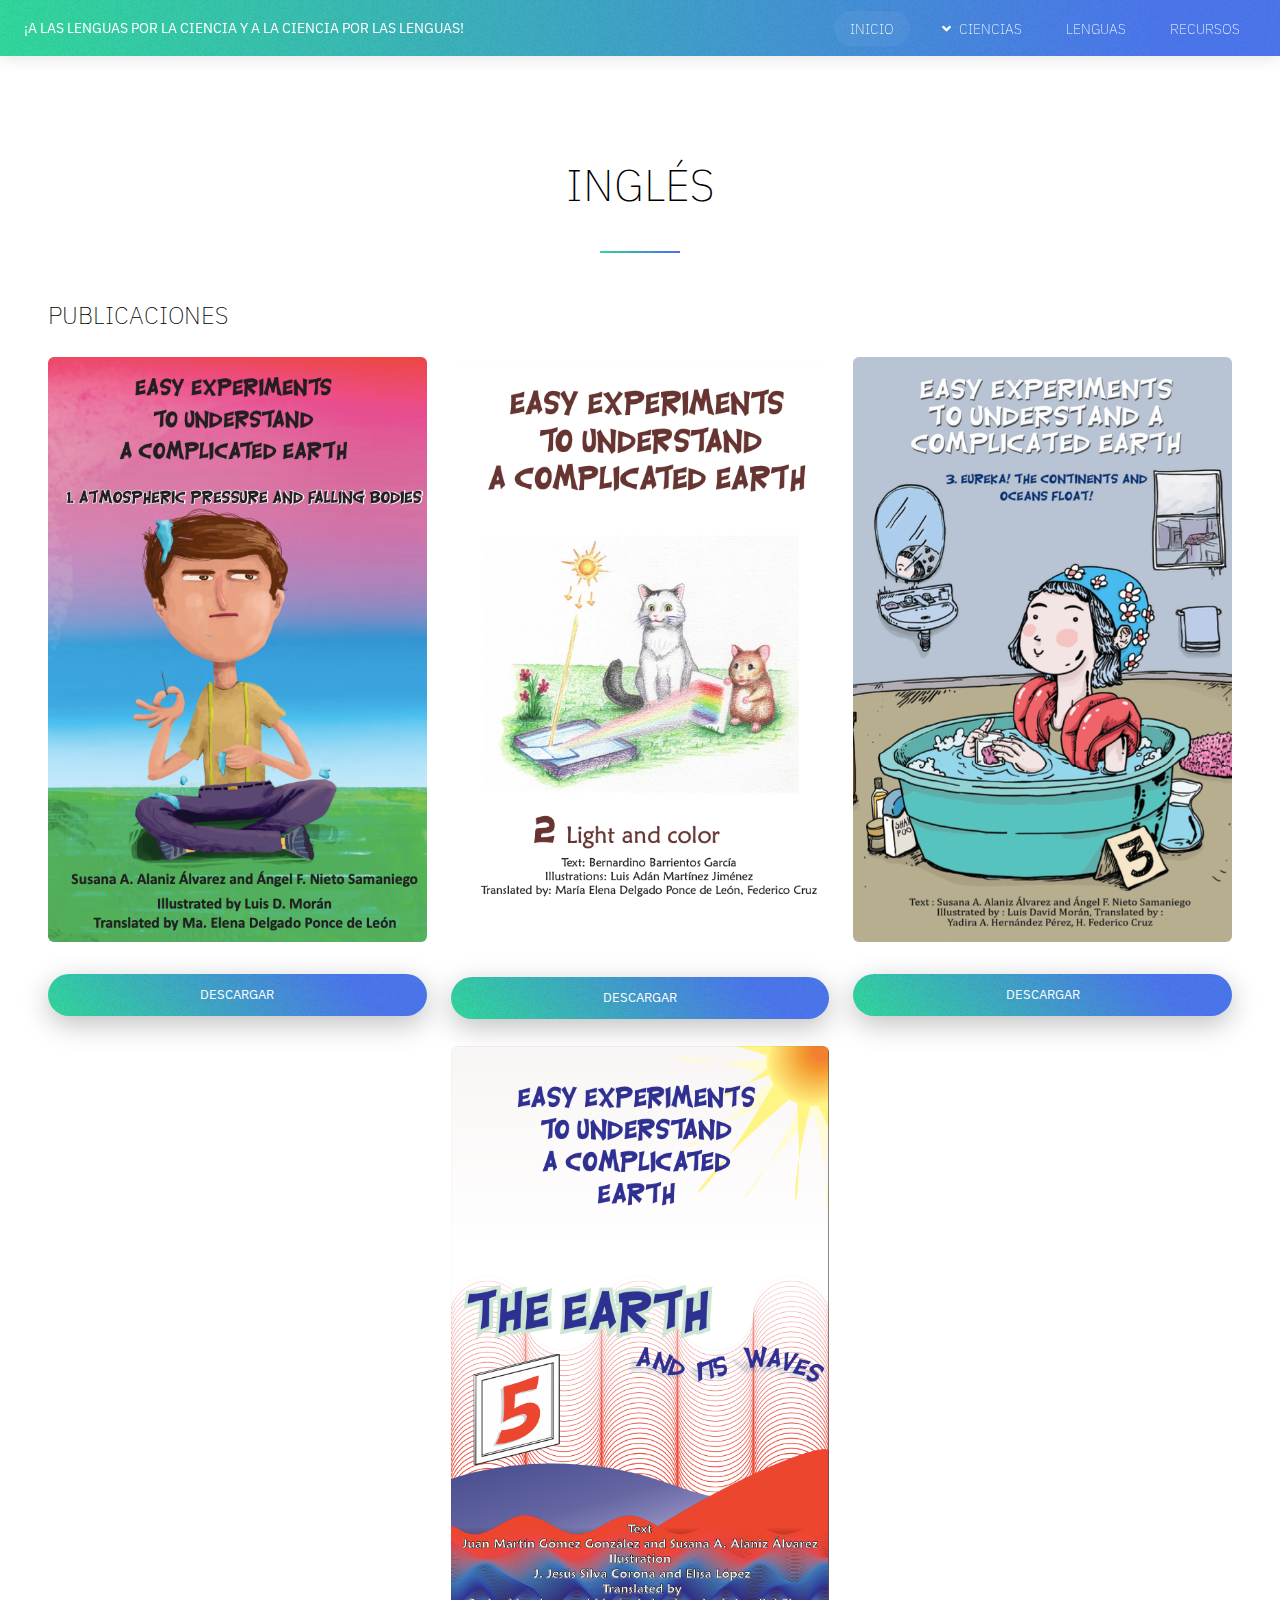
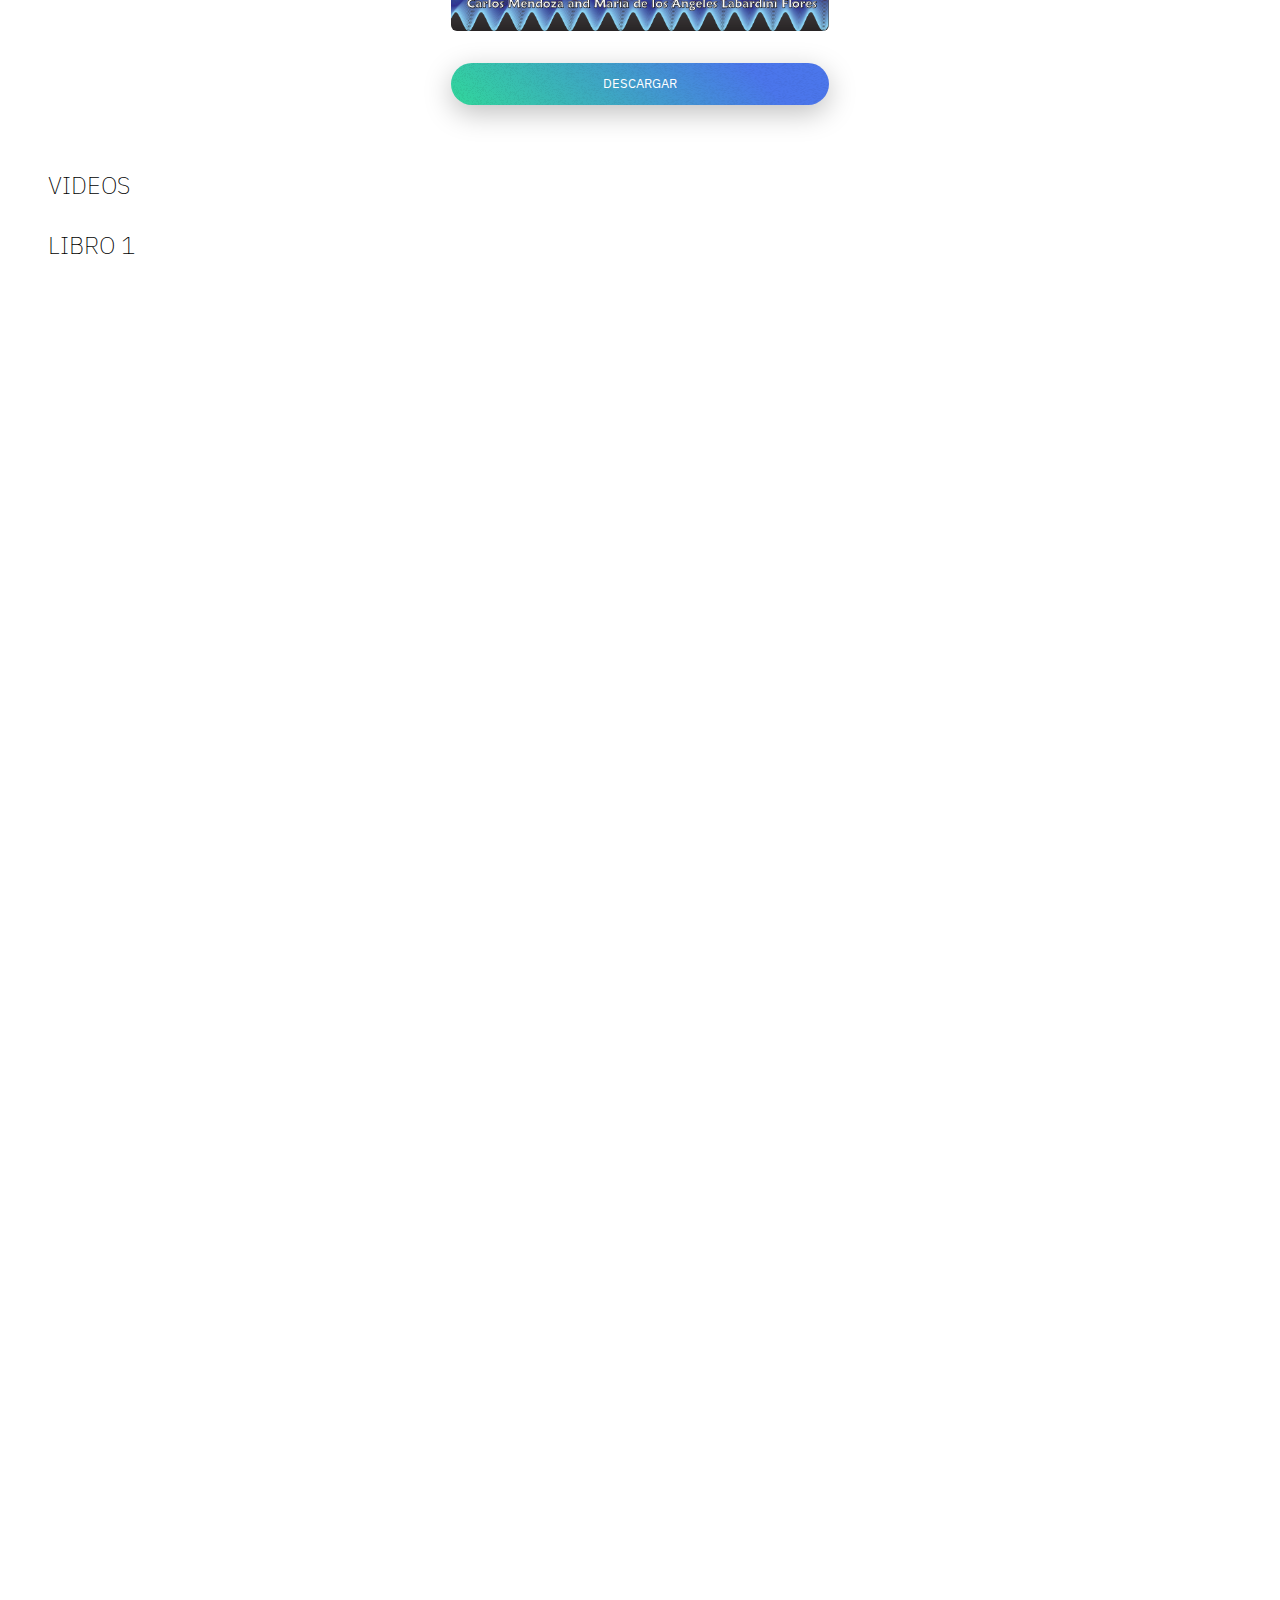
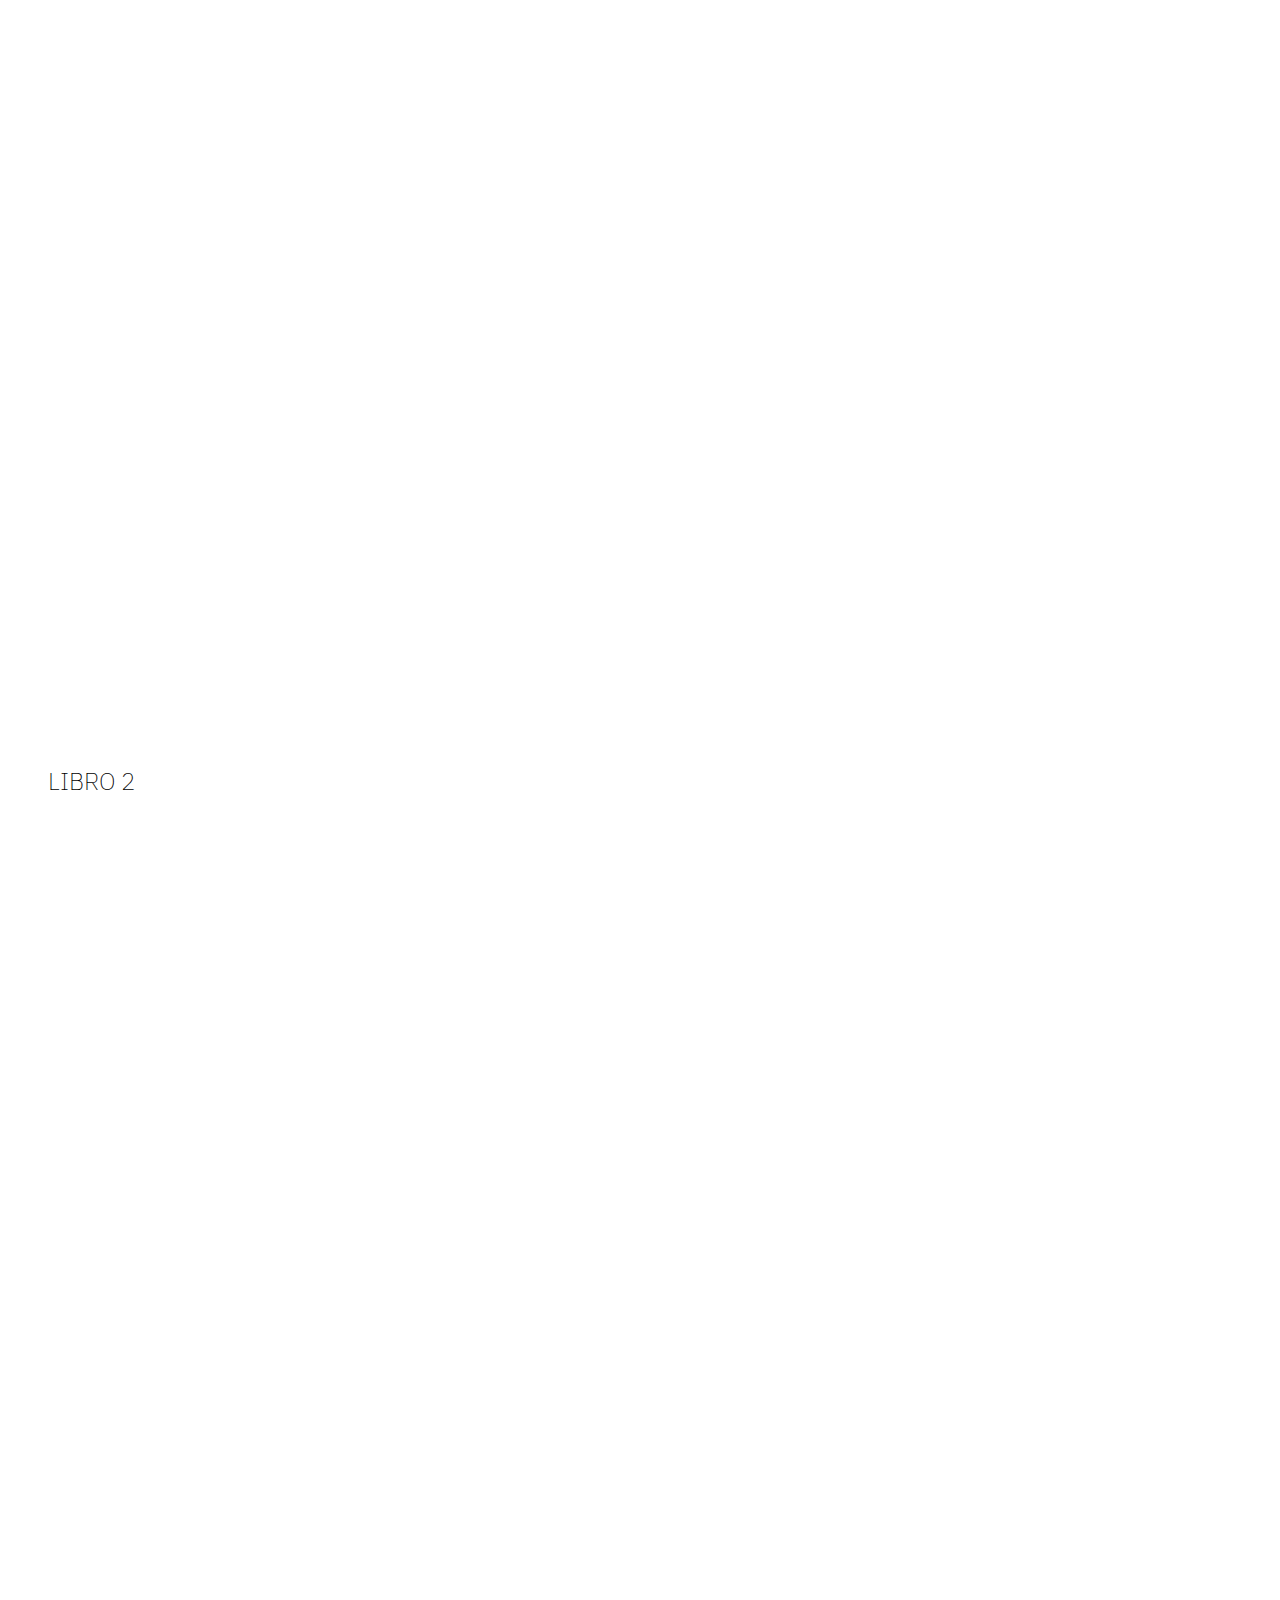
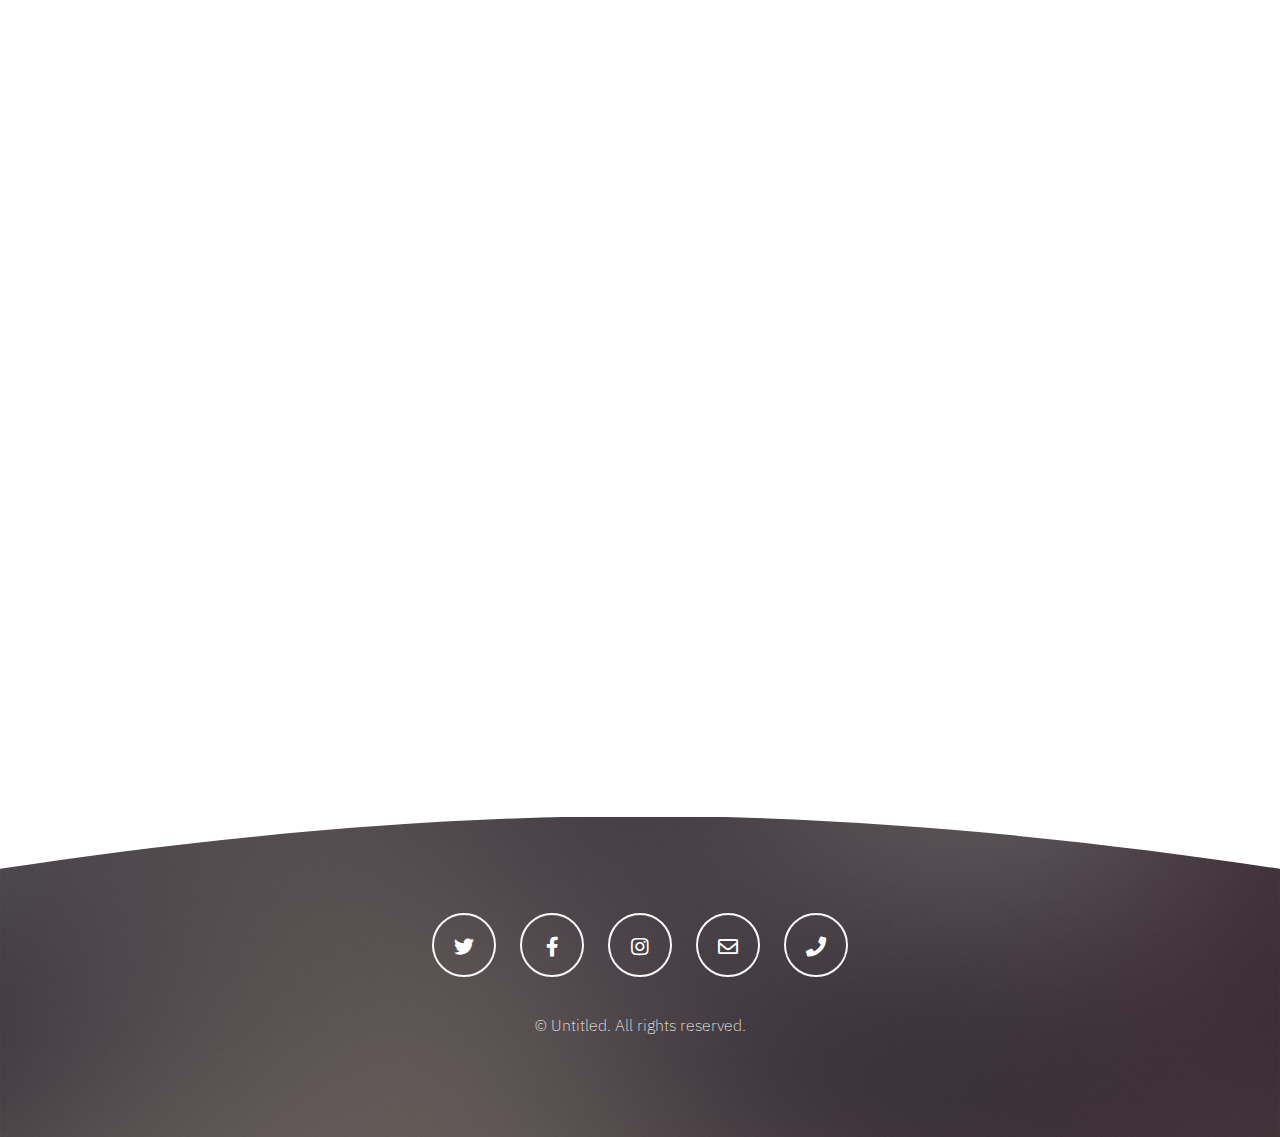
<file: ingles.html>
<!DOCTYPE HTML>
<html>
	<head>
		<title>Lenguas por la Ciencia</title>
		<meta charset="utf-8" />
		<meta name="viewport" content="width=device-width, initial-scale=1, user-scalable=no" />
		<meta name="description" content="" />
		<meta name="keywords" content="" />
		<link rel="stylesheet" href="assets/css/main.css" />
	</head>
	<body class="is-preload">

		<!-- Wrapper -->
			<div id="wrapper">

				<!-- Header -->
					<section id="header">

						<!-- Logo -->
							<a href="index.html" class="logo"><strong>¡A las lenguas por la Ciencia y a la ciencia por las lenguas!</strong></a>

						<!-- Nav -->
							<nav id="nav">
								<ul>
									<li class="current"><a href="index.html">INICIO</a></li>
									<li>
										<a href="#" class="icon solid fa-angle-down">CIENCIAS</a>
										<ul>
											<li><a href="geofisica.html">GEOFÍSICA</a></li>
											<li><a href="#">QUÍMICA</a></li>
										</ul>
									</li>
									<li>
										<a href="#">LENGUAS</a>
										<ul>
											<li><a href="aleman.html">ALEMÁN</a></li>
											<li><a href="frances.html">FRANCÉS</a></li>
											<li><a href="ingles.html">INGLÉS</a></li>
											<li><a href="italiano.html">ITALIANO</a></li>
											<li>
												<a href="otros.html">OTROS</a>
												<ul>
													<li><a href="otros.html#chino">CHINO</a></li>
													<li><a href="otros.html#purepecha">PURÉPECHA</a></li>
												</ul>
											</li>
										</ul>
									</li>
									<li>
										<a href="#">RECURSOS</a>
										<ul>
											<li><a href="#">FOTOS</a></li>
											<li><a href="#">SECUENCIAS</a></li>
											<li><a href="#">CORPORA</a></li>
											<li><a href="#">ESTRATEGIAS</a></li>
										</ul>
									</li>
								</ul>
							</nav>

					</section>

				<!-- Section -->
					<section class="wrapper style1">
						<div class="inner">
							<header class="major special">
								<h1>INGLÉS</h1>
							</header>
							<h3>Publicaciones</h3>
							<div class="row aln-center">
								<div class="col-12-small col-6-medium col-4-large col-3-xlarge">
									<span class="image fit"><a href="publicaciones/ingles/l1_ingles.pdf" target="_blank"> <img src="images/l1_ingles.png" alt="libro 1" /></a></span>
									<a href="publicaciones/ingles/l1_ingles.pdf" target="_blank" class="button primary fit small mb">Descargar</a>
								</div>
								<div class="col-12-small col-6-medium col-4-large col-3-xlarge">
									<span class="image fit"><a href="publicaciones/ingles/l2_ingles.pdf" target="_blank"><img src="images/l2_ingles.png" alt="libro 2" /></a></span>
									<a href="publicaciones/ingles/l2_ingles.pdf" target="_blank" class="button primary fit small mb">Descargar</a>
								</div>
								<div class="col-12-small col-6-medium col-4-large col-3-xlarge">
									<span class="image fit"><a href="publicaciones/ingles/l3_ingles.pdf" target="_blank"><img src="images/l3_ingles.png" alt="libro 3" /></a></span>
									<a href="publicaciones/ingles/l3_ingles.pdf" target="_blank" class="button primary fit small mb">Descargar</a>
								</div>
								<div class="col-12-small col-6-medium col-4-large col-3-xlarge">
									<span class="image fit"><a href="publicaciones/ingles/l5_ingles.pdf" target="_blank"><img src="images/l5_ingles.png" alt="libro 5" /></a></span>
									<a href="publicaciones/ingles/l5_ingles.pdf" target="_blank" class="button primary fit small mb">Descargar</a>
								</div>
							</div>
							<h3 class="mt">Videos</h3>
							<h3>Libro 1</h3>
							<iframe width="100%" height="500px;" src="https://www.youtube.com/embed/Hx6ThIocHtg" frameborder="0" allow="accelerometer; autoplay; clipboard-write; encrypted-media; gyroscope; picture-in-picture" allowfullscreen></iframe>
							<iframe width="100%" height="500px;" src="https://www.youtube.com/embed/e8JlfuKHd-U" frameborder="0" allow="accelerometer; autoplay; clipboard-write; encrypted-media; gyroscope; picture-in-picture" allowfullscreen></iframe>
							<iframe width="100%" height="500px;" src="https://www.youtube.com/embed/-kGGjBAXjQc" frameborder="0" allow="accelerometer; autoplay; clipboard-write; encrypted-media; gyroscope; picture-in-picture" allowfullscreen></iframe>
							<iframe width="100%" height="500px;" src="https://www.youtube.com/embed/uhZdc7Af-Yo" frameborder="0" allow="accelerometer; autoplay; clipboard-write; encrypted-media; gyroscope; picture-in-picture" allowfullscreen></iframe>
							<h3 class="mt">Libro 2</h3>
							<iframe width="100%" height="500px;" src="https://www.youtube.com/embed/hky6bjA-MQE" frameborder="0" allow="accelerometer; autoplay; clipboard-write; encrypted-media; gyroscope; picture-in-picture" allowfullscreen></iframe>
							<iframe width="100%" height="500px;" src="https://www.youtube.com/embed/YFnLK6xlVzM" frameborder="0" allow="accelerometer; autoplay; clipboard-write; encrypted-media; gyroscope; picture-in-picture" allowfullscreen></iframe>
							<iframe width="100%" height="500px;" src="https://www.youtube.com/embed/nb0meJ_WvoY" frameborder="0" allow="accelerometer; autoplay; clipboard-write; encrypted-media; gyroscope; picture-in-picture" allowfullscreen></iframe>
						</div>
					</section>

				<!-- Footer -->
					<section id="footer">
						<ul class="icons">
							<li><a href="#" class="icon alt brands fa-twitter"><span class="label">Twitter</span></a></li>
							<li><a href="#" class="icon alt brands fa-facebook-f"><span class="label">Facebook</span></a></li>
							<li><a href="#" class="icon alt brands fa-instagram"><span class="label">Instagram</span></a></li>
							<li><a href="#" class="icon alt fa-envelope"><span class="label">Email</span></a></li>
							<li><a href="#" class="icon alt solid fa-phone"><span class="label">Phone</span></a></li>
						</ul>
						<p class="copyright">
							&copy; Untitled. All rights reserved.
						</p>
					</section>

			</div>

		<!-- Scripts -->
			<script src="assets/js/jquery.min.js"></script>
			<script src="assets/js/jquery.dropotron.min.js"></script>
			<script src="assets/js/jquery.scrollex.min.js"></script>
			<script src="assets/js/jquery.scrolly.min.js"></script>
			<script src="assets/js/browser.min.js"></script>
			<script src="assets/js/breakpoints.min.js"></script>
			<script src="assets/js/util.js"></script>
			<script src="assets/js/main.js"></script>

	</body>
</html>
</file>
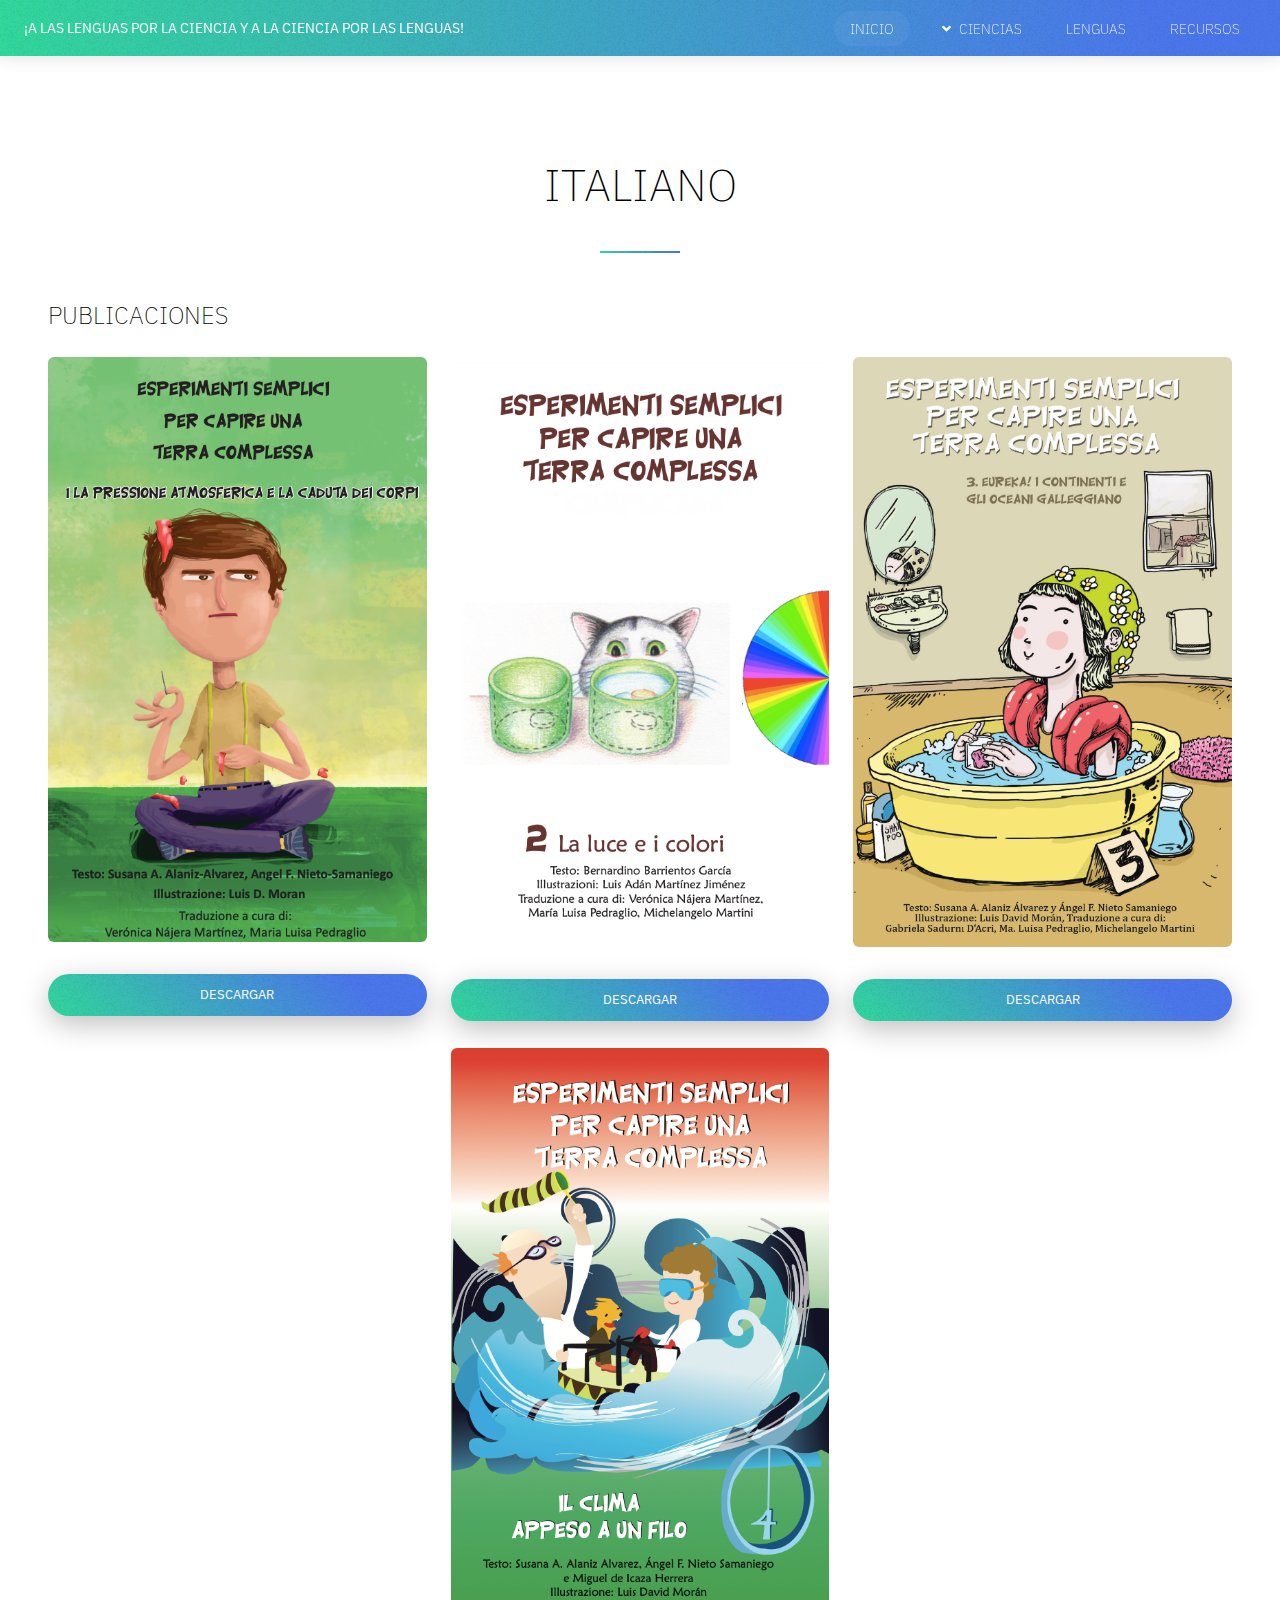
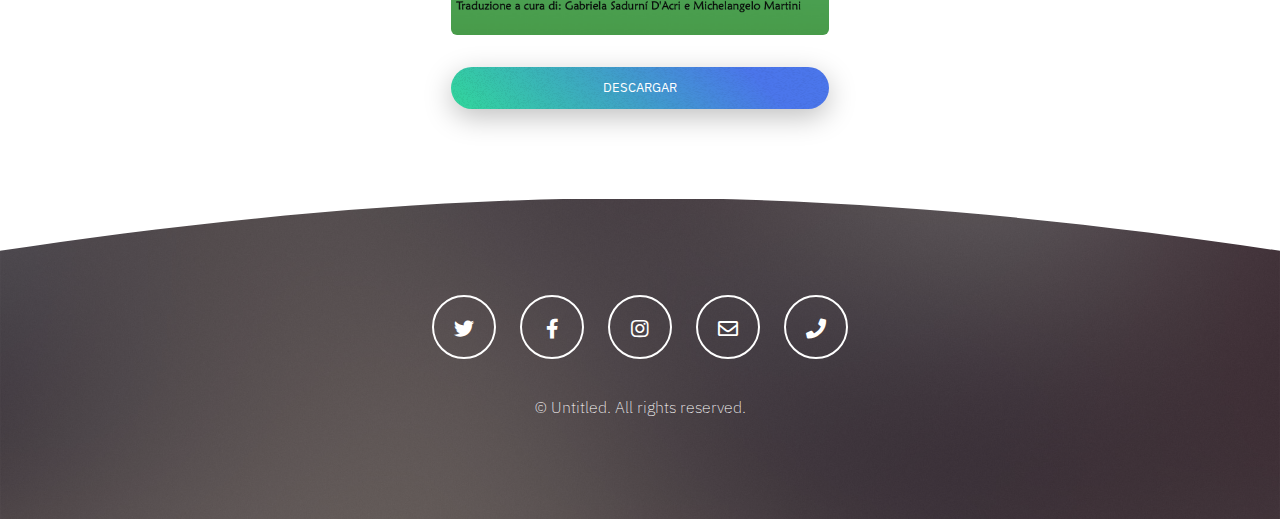
<file: italiano.html>
<!DOCTYPE HTML>
<html>
	<head>
		<title>Lenguas por la Ciencia</title>
		<meta charset="utf-8" />
		<meta name="viewport" content="width=device-width, initial-scale=1, user-scalable=no" />
		<meta name="description" content="" />
		<meta name="keywords" content="" />
		<link rel="stylesheet" href="assets/css/main.css" />
	</head>
	<body class="is-preload">

		<!-- Wrapper -->
			<div id="wrapper">

				<!-- Header -->
					<section id="header">

						<!-- Logo -->
							<a href="index.html" class="logo"><strong>¡A las lenguas por la Ciencia y a la ciencia por las lenguas!</strong></a>

						<!-- Nav -->
							<nav id="nav">
								<ul>
									<li class="current"><a href="index.html">INICIO</a></li>
									<li>
										<a href="#" class="icon solid fa-angle-down">CIENCIAS</a>
										<ul>
											<li><a href="geofisica.html">GEOFÍSICA</a></li>
											<li><a href="#">QUÍMICA</a></li>
										</ul>
									</li>
									<li>
										<a href="#">LENGUAS</a>
										<ul>
											<li><a href="aleman.html">ALEMÁN</a></li>
											<li><a href="frances.html">FRANCÉS</a></li>
											<li><a href="ingles.html">INGLÉS</a></li>
											<li><a href="italiano.html">ITALIANO</a></li>
											<li>
												<a href="otros.html">OTROS</a>
												<ul>
													<li><a href="otros.html#chino">CHINO</a></li>
													<li><a href="otros.html#purepecha">PURÉPECHA</a></li>
												</ul>
											</li>
										</ul>
									</li>
									<li>
										<a href="#">RECURSOS</a>
										<ul>
											<li><a href="#">FOTOS</a></li>
											<li><a href="#">SECUENCIAS</a></li>
											<li><a href="#">CORPORA</a></li>
											<li><a href="#">ESTRATEGIAS</a></li>
										</ul>
									</li>
								</ul>
							</nav>

					</section>

				<!-- Section -->
					<section class="wrapper style1">
						<div class="inner">
							<header class="major special">
								<h1>ITALIANO</h1>
							</header>
							<h3>Publicaciones</h3>
							<div class="row aln-center">
								<div class="col-12-small col-6-medium col-4-large col-3-xlarge">
									<span class="image fit"><a href="publicaciones/italiano/l1_italiano.pdf" target="_blank"> <img src="images/l1_italiano.png" alt="libro 1" /></a></span>
									<a href="publicaciones/italiano/l1_italiano.pdf" target="_blank" class="button primary fit small mb">Descargar</a>
								</div>
								<div class="col-12-small col-6-medium col-4-large col-3-xlarge">
									<span class="image fit"><a href="publicaciones/italiano/l2_italiano.pdf" target="_blank"><img src="images/l2_italiano.png" alt="libro 2" /></a></span>
									<a href="publicaciones/italiano/l2_italiano.pdf" target="_blank" class="button primary fit small mb">Descargar</a>
								</div>
								<div class="col-12-small col-6-medium col-4-large col-3-xlarge">
									<span class="image fit"><a href="publicaciones/italiano/l3_italiano.pdf" target="_blank"><img src="images/l3_italiano.png" alt="libro 3" /></a></span>
									<a href="publicaciones/italiano/l3_italiano.pdf" target="_blank" class="button primary fit small mb">Descargar</a>
								</div>
								<div class="col-12-small col-6-medium col-4-large col-3-xlarge">
									<span class="image fit"><a href="publicaciones/italiano/l4_italiano.pdf" target="_blank"><img src="images/l4_italiano.png" alt="libro 4" /></a></span>
									<a href="publicaciones/italiano/l4_italiano.pdf" target="_blank" class="button primary fit small mb">Descargar</a>
								</div>
							</div>
						</div>
					</section>

				<!-- Footer -->
					<section id="footer">
						<ul class="icons">
							<li><a href="#" class="icon alt brands fa-twitter"><span class="label">Twitter</span></a></li>
							<li><a href="#" class="icon alt brands fa-facebook-f"><span class="label">Facebook</span></a></li>
							<li><a href="#" class="icon alt brands fa-instagram"><span class="label">Instagram</span></a></li>
							<li><a href="#" class="icon alt fa-envelope"><span class="label">Email</span></a></li>
							<li><a href="#" class="icon alt solid fa-phone"><span class="label">Phone</span></a></li>
						</ul>
						<p class="copyright">
							&copy; Untitled. All rights reserved.
						</p>
					</section>

			</div>

		<!-- Scripts -->
			<script src="assets/js/jquery.min.js"></script>
			<script src="assets/js/jquery.dropotron.min.js"></script>
			<script src="assets/js/jquery.scrollex.min.js"></script>
			<script src="assets/js/jquery.scrolly.min.js"></script>
			<script src="assets/js/browser.min.js"></script>
			<script src="assets/js/breakpoints.min.js"></script>
			<script src="assets/js/util.js"></script>
			<script src="assets/js/main.js"></script>

	</body>
</html>
</file>
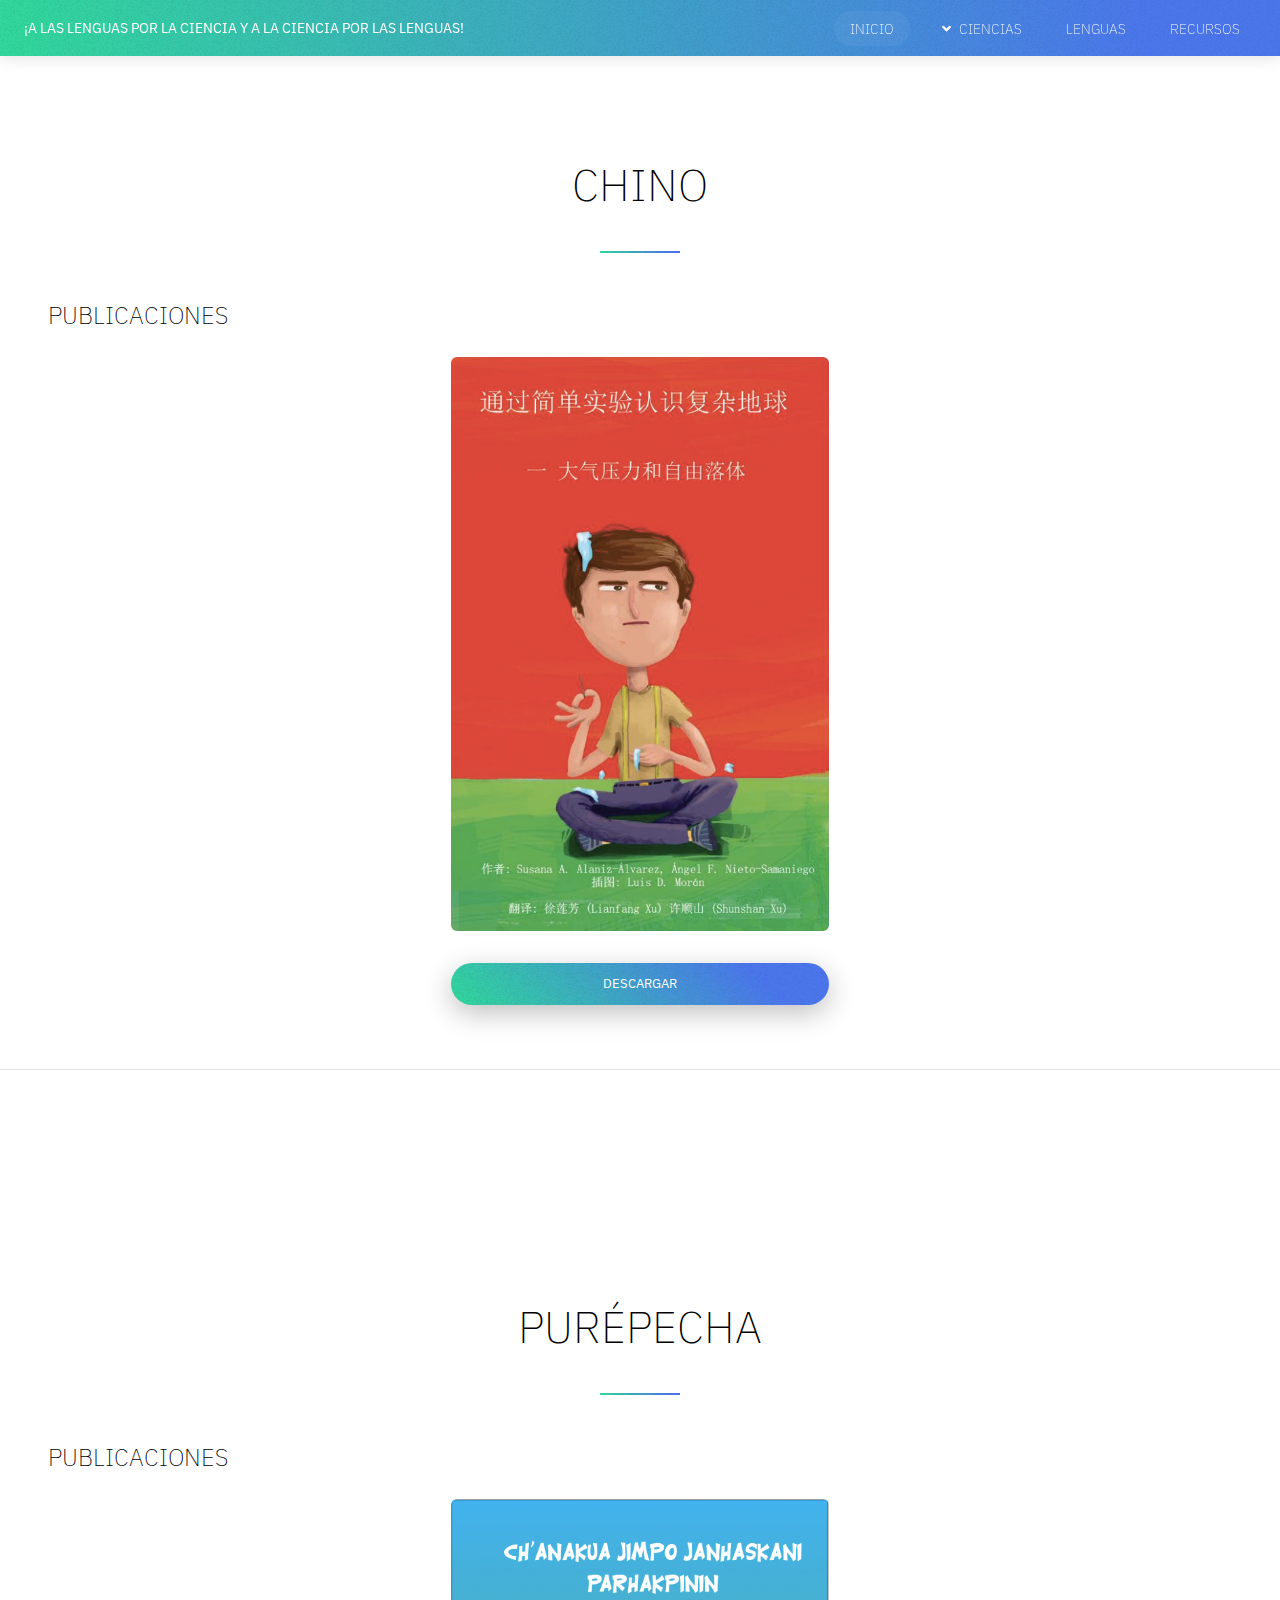
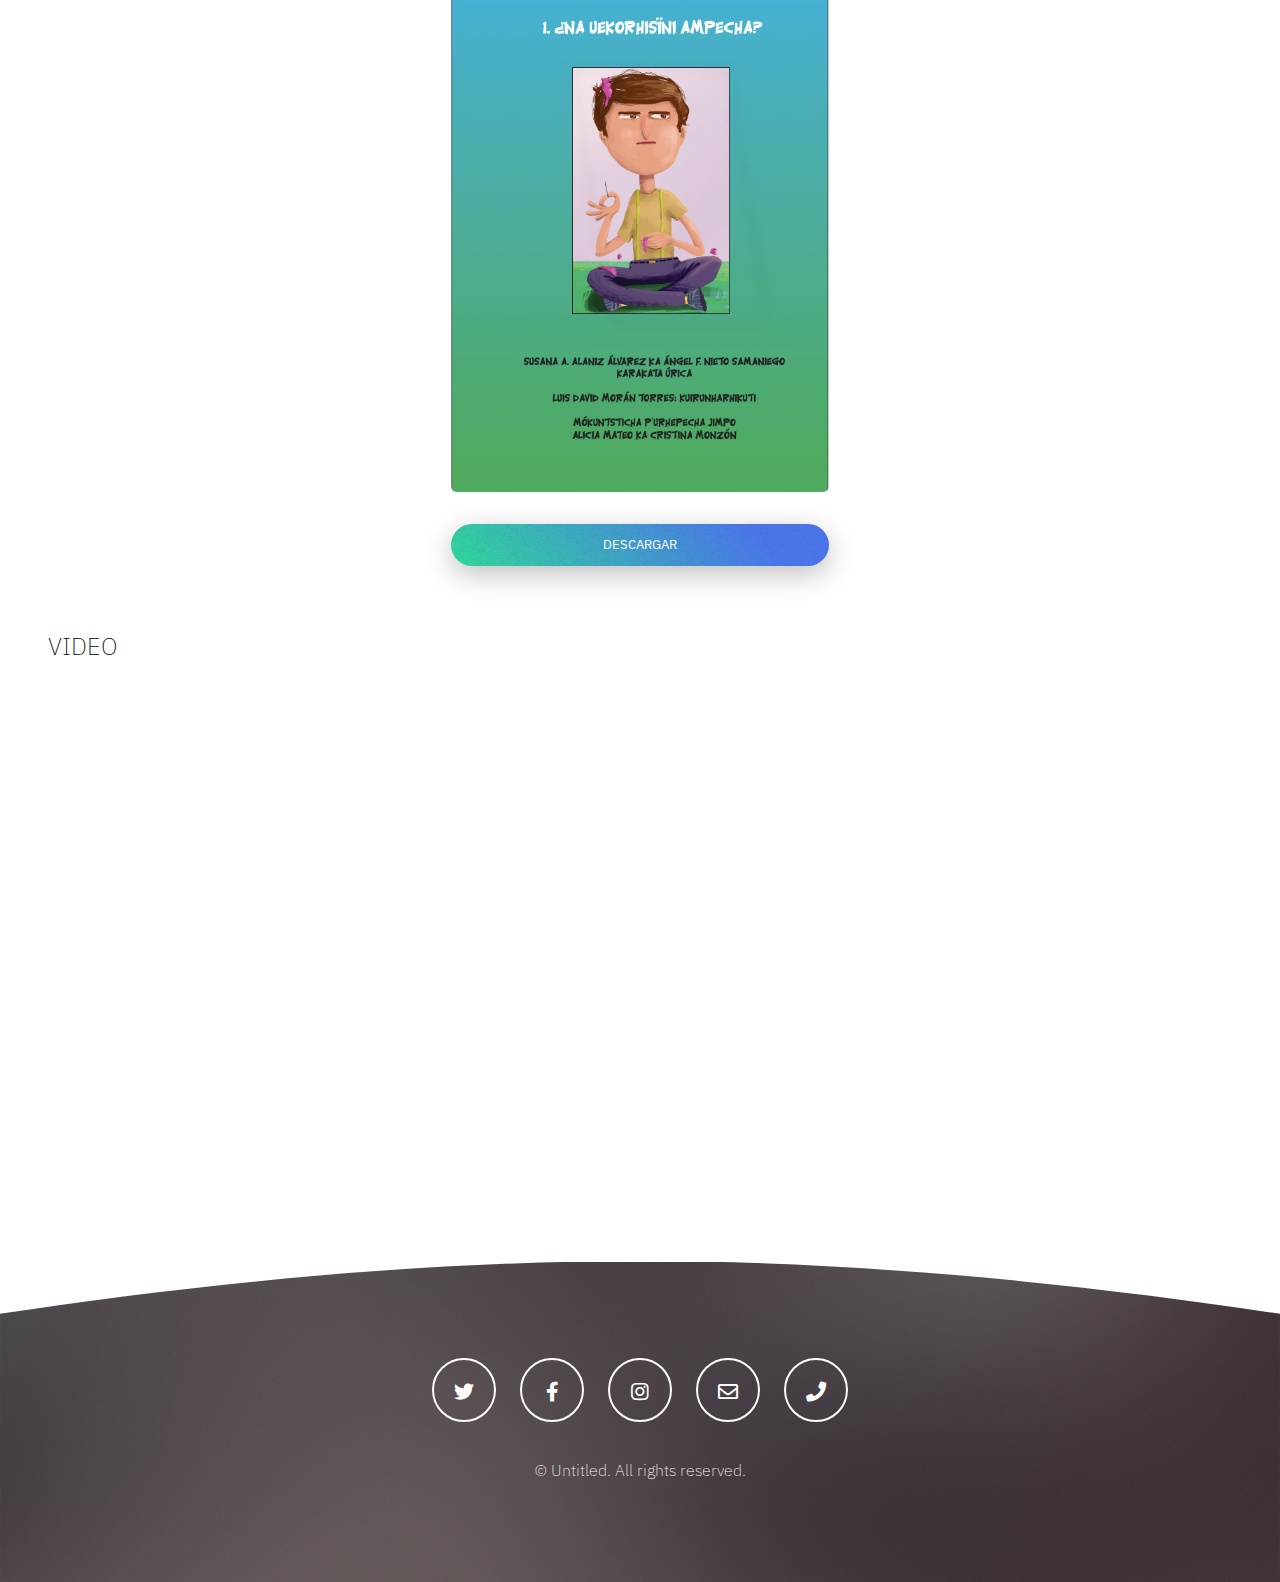
<file: otros.html>
<!DOCTYPE HTML>
<html>
	<head>
		<title>Lenguas por la Ciencia</title>
		<meta charset="utf-8" />
		<meta name="viewport" content="width=device-width, initial-scale=1, user-scalable=no" />
		<meta name="description" content="" />
		<meta name="keywords" content="" />
		<link rel="stylesheet" href="assets/css/main.css" />
	</head>
	<body class="is-preload">

		<!-- Wrapper -->
			<div id="wrapper">

				<!-- Header -->
					<section id="header">

						<!-- Logo -->
							<a href="index.html" class="logo"><strong>¡A las lenguas por la Ciencia y a la ciencia por las lenguas!</strong></a>

						<!-- Nav -->
							<nav id="nav">
								<ul>
									<li class="current"><a href="index.html">INICIO</a></li>
									<li>
										<a href="#" class="icon solid fa-angle-down">CIENCIAS</a>
										<ul>
											<li><a href="geofisica.html">GEOFÍSICA</a></li>
											<li><a href="#">QUÍMICA</a></li>
										</ul>
									</li>
									<li>
										<a href="#">LENGUAS</a>
										<ul>
											<li><a href="aleman.html">ALEMÁN</a></li>
											<li><a href="frances.html">FRANCÉS</a></li>
											<li><a href="ingles.html">INGLÉS</a></li>
											<li><a href="italiano.html">ITALIANO</a></li>
											<li>
												<a href="otros.html">OTROS</a>
												<ul>
													<li><a href="#chino">CHINO</a></li>
													<li><a href="#purepecha">PURÉPECHA</a></li>
												</ul>
											</li>
										</ul>
									</li>
									<li>
										<a href="#">RECURSOS</a>
										<ul>
											<li><a href="#">FOTOS</a></li>
											<li><a href="#">SECUENCIAS</a></li>
											<li><a href="#">CORPORA</a></li>
											<li><a href="#">ESTRATEGIAS</a></li>
										</ul>
									</li>
								</ul>
							</nav>

					</section>

				<!-- Section -->
					<section class="wrapper style1" id="chino">
						<div class="inner">
							<header class="major special">
								<h1>CHINO</h1>
							</header>
							<h3>Publicaciones</h3>
							<div class="row aln-center">
								<div class="col-12-small col-6-medium col-4-large col-3-xlarge">
									<span class="image fit"><a href="publicaciones/otros/l1_chino.pdf" target="_blank"> <img src="images/l1_chino.png" alt="libro 1" /></a></span>
									<a href="publicaciones/otros/l1_chino.pdf" target="_blank" class="button primary fit small">Descargar</a>
								</div>
							</div>
						</div>
						<hr class="major" />
					</section>
					<section class="wrapper style1" id="purepecha">
						<div class="inner">
							<header class="major special" id="purepecha">
								<h1>PURÉPECHA</h1>
							</header>
							<h3>Publicaciones</h3>
							<div class="row aln-center">
								<div class="col-12-small col-6-medium col-4-large col-3-xlarge">
									<span class="image fit"><a href="publicaciones/otros/l1_purepecha.pdf" target="_blank"> <img src="images/l1_purepecha.png" alt="libro 1" /></a></span>
									<a href="publicaciones/otros/l1_purepecha.pdf" target="_blank" class="button primary fit small mb">Descargar</a>
								</div>
							</div>
							<h3 class="mt">Video</h3>
							<iframe width="100%" height="500px;" src="https://www.youtube.com/embed/xHu8REPLXrU" frameborder="0" allow="accelerometer; autoplay; clipboard-write; encrypted-media; gyroscope; picture-in-picture" allowfullscreen></iframe>
						</div>
					</section>

				<!-- Footer -->
					<section id="footer">
						<ul class="icons">
							<li><a href="#" class="icon alt brands fa-twitter"><span class="label">Twitter</span></a></li>
							<li><a href="#" class="icon alt brands fa-facebook-f"><span class="label">Facebook</span></a></li>
							<li><a href="#" class="icon alt brands fa-instagram"><span class="label">Instagram</span></a></li>
							<li><a href="#" class="icon alt fa-envelope"><span class="label">Email</span></a></li>
							<li><a href="#" class="icon alt solid fa-phone"><span class="label">Phone</span></a></li>
						</ul>
						<p class="copyright">
							&copy; Untitled. All rights reserved.
						</p>
					</section>

			</div>

		<!-- Scripts -->
			<script src="assets/js/jquery.min.js"></script>
			<script src="assets/js/jquery.dropotron.min.js"></script>
			<script src="assets/js/jquery.scrollex.min.js"></script>
			<script src="assets/js/jquery.scrolly.min.js"></script>
			<script src="assets/js/browser.min.js"></script>
			<script src="assets/js/breakpoints.min.js"></script>
			<script src="assets/js/util.js"></script>
			<script src="assets/js/main.js"></script>

	</body>
</html>
</file>
<file: assets/css/main.css>
@import url(fontawesome-all.min.css);
@import url("https://fonts.googleapis.com/css?family=IBM+Plex+Sans:200,200i,400,400i");

/*
	Hyperbolic by Pixelarity
	pixelarity.com | hello@pixelarity.com
	License: pixelarity.com/license
*/

html, body, div, span, applet, object,
iframe, h1, h2, h3, h4, h5, h6, p, blockquote,
pre, a, abbr, acronym, address, big, cite,
code, del, dfn, em, img, ins, kbd, q, s, samp,
small, strike, strong, sub, sup, tt, var, b,
u, i, center, dl, dt, dd, ol, ul, li, fieldset,
form, label, legend, table, caption, tbody,
tfoot, thead, tr, th, td, article, aside,
canvas, details, embed, figure, figcaption,
footer, header, hgroup, menu, nav, output, ruby,
section, summary, time, mark, audio, video {
	margin: 0;
	padding: 0;
	border: 0;
	font-size: 100%;
	font: inherit;
	vertical-align: baseline;}

article, aside, details, figcaption, figure,
footer, header, hgroup, menu, nav, section {
	display: block;}

body {
	line-height: 1;
}

ol, ul {
	list-style: none;
}

blockquote, q {
	quotes: none;
}

	blockquote:before, blockquote:after, q:before, q:after {
		content: '';
		content: none;
	}

table {
	border-collapse: collapse;
	border-spacing: 0;
}

body {
	-webkit-text-size-adjust: none;
}

mark {
	background-color: transparent;
	color: inherit;
}

input::-moz-focus-inner {
	border: 0;
	padding: 0;
}

input, select, textarea {
	-moz-appearance: none;
	-webkit-appearance: none;
	-ms-appearance: none;
	appearance: none;
}

/* Basic */

	@-ms-viewport {
		width: device-width;
	}

	body {
		-ms-overflow-style: scrollbar;
	}

	@media screen and (max-width: 480px) {

		html, body {
			min-width: 320px;
		}

	}

	html {
		box-sizing: border-box;
	}

	*, *:before, *:after {
		box-sizing: inherit;
	}

	body.is-preload *, body.is-preload *:before, body.is-preload *:after {
		-moz-animation: none !important;
		-webkit-animation: none !important;
		-ms-animation: none !important;
		animation: none !important;
		-moz-transition: none !important;
		-webkit-transition: none !important;
		-ms-transition: none !important;
		transition: none !important;
	}

/* Typography */

	html {
		font-size: 14pt;
	}

		@media screen and (max-width: 1680px) {

			html {
				font-size: 12pt;
			}

		}

		@media screen and (max-width: 736px) {

			html {
				font-size: 11pt;
			}

		}

		@media screen and (max-width: 360px) {

			html {
				font-size: 10pt;
			}

		}

	body {
		background-color: #333333;
		color: #000000;
	}

	body, input, select, textarea {
		font-family: "IBM Plex Sans", Helvetica, sans-serif;
		font-weight: 200;
		font-size: 1rem;
		line-height: 2;
	}

	a {
		-moz-transition: color 0.2s ease-in-out, border-bottom-color 0.2s ease-in-out;
		-webkit-transition: color 0.2s ease-in-out, border-bottom-color 0.2s ease-in-out;
		-ms-transition: color 0.2s ease-in-out, border-bottom-color 0.2s ease-in-out;
		transition: color 0.2s ease-in-out, border-bottom-color 0.2s ease-in-out;
		border-bottom: dotted 1px;
		text-decoration: none;
	}

		a:hover {
			border-bottom-color: transparent;
		}

	strong, b {
		font-weight: 400;
	}

	em, i {
		font-style: italic;
	}

	p {
		margin: 0 0 2rem 0;
	}

	h1, h2, h3, h4, h5, h6 {
		font-weight: 200;
		line-height: 1.5;
		margin: 0 0 1.5rem 0;
		text-transform: uppercase;
	}

		h1 a, h2 a, h3 a, h4 a, h5 a, h6 a {
			color: inherit;
			text-decoration: none;
		}

	h1 {
		font-size: 3.25rem;
	}

	h2 {
		font-size: 2.5rem;
	}

	h3 {
		font-size: 1.75rem;
	}

	h4 {
		font-size: 1.25rem;
	}

	h5 {
		font-size: 0.9rem;
	}

	h6 {
		font-size: 0.7rem;
	}

	@media screen and (max-width: 1280px) {

		h1 {
			font-size: 2.75rem;
		}

		h2 {
			font-size: 2rem;
		}

		h3 {
			font-size: 1.5rem;
		}

	}

	@media screen and (max-width: 736px) {

		h1 {
			font-size: 2.25rem;
		}

		h2 {
			font-size: 1.5rem;
		}

		h3 {
			font-size: 1.25rem;
		}

	}

	sub {
		font-size: 0.8rem;
		position: relative;
		top: 0.5rem;
	}

	sup {
		font-size: 0.8rem;
		position: relative;
		top: -0.5rem;
	}

	blockquote {
		border-left: solid 0.5rem;
		font-style: italic;
		margin: 0 0 2rem 0;
		padding: 1rem 0 1rem 2rem;
	}

	code {
		border-radius: 6px;
		border: solid 1px;
		font-family: "Courier New", monospace;
		font-size: 0.9rem;
		margin: 0 0.25rem;
		padding: 0.25rem 0.65rem;
	}

	pre {
		-webkit-overflow-scrolling: touch;
		font-family: "Courier New", monospace;
		font-size: 0.9rem;
		margin: 0 0 2rem 0;
	}

		pre code {
			display: block;
			line-height: 1.75;
			padding: 1rem 1.5rem;
			overflow-x: auto;
		}

	hr {
		border: 0;
		border-bottom: solid 1px;
		margin: 2rem 0;
	}

		hr.major {
			margin: 4rem 0;
		}

		@media screen and (max-width: 736px) {

			hr.major {
				margin: 3rem 0;
			}

		}

	header.major h1, header.major h2, header.major h3, header.major h4, header.major h5, header.major h6 {
		margin: 0 0 0.875em 0;
		padding-bottom: 0.875em;
	}

		header.major h1:after, header.major h2:after, header.major h3:after, header.major h4:after, header.major h5:after, header.major h6:after {
			position: relative;
			top: 0.75em;
			content: '';
			height: 2px;
			display: block;
			width: 5rem;
		}

	header.major p {
		font-size: 1.25rem;
		margin: 0 0 6rem 0;
	}

	header.major.alt {
		margin-bottom: -3rem;
	}

	header.special {
		text-align: center;
	}

		header.special.major h1:after, header.special.major h2:after, header.special.major h3:after, header.special.major h4:after, header.special.major h5:after, header.special.major h6:after {
			margin: 0 auto;
		}

	@media screen and (max-width: 1280px) {

		header.major p {
			margin: 0 0 4rem 0;
		}

		header.major.alt {
			margin-bottom: -1rem;
		}

	}

	@media screen and (max-width: 736px) {

		header.major p {
			font-size: 1rem;
			margin: 0 0 3rem 0;
		}

		header.major.alt {
			margin-bottom: -1rem;
		}

	}

	@media screen and (max-width: 480px) {

		header.major p br {
			display: none;
		}

	}

	input, select, textarea {
		color: #000000;
	}

	a {
		color: #31d79b;
	}

	strong, b {
		color: #000000;
	}

	h1, h2, h3, h4, h5, h6 {
		color: #000000;
	}

	blockquote {
		border-left-color: rgba(0, 0, 0, 0.125);
	}

	code {
		background: rgba(0, 0, 0, 0.05);
		border-color: rgba(0, 0, 0, 0.125);
	}

	hr {
		border-bottom-color: rgba(0, 0, 0, 0.125);
	}

	header.major h1:after, header.major h2:after, header.major h3:after, header.major h4:after, header.major h5:after, header.major h6:after {
		background-color: #31d79b;
		background-image: url("../../images/overlay.png"), linear-gradient(90deg, rgba(49, 215, 155, 0), #4b76eb 90%);
		background-size: auto, auto;
		background-repeat: repeat, no-repeat;
	}

/* Row */

	.row {
		display: flex;
		flex-wrap: wrap;
		box-sizing: border-box;
		align-items: stretch;
	}

		.row > * {
			box-sizing: border-box;
		}

		.row.gtr-uniform > * > :last-child {
			margin-bottom: 0;
		}

		.row.aln-left {
			justify-content: flex-start;
		}

		.row.aln-center {
			justify-content: center;
		}

		.row.aln-right {
			justify-content: flex-end;
		}

		.row.aln-top {
			align-items: flex-start;
		}

		.row.aln-middle {
			align-items: center;
		}

		.row.aln-bottom {
			align-items: flex-end;
		}

		.row > .imp {
			order: -1;
		}

		.row > .col-1 {
			width: 8.33333%;
		}

		.row > .off-1 {
			margin-left: 8.33333%;
		}

		.row > .col-2 {
			width: 16.66667%;
		}

		.row > .off-2 {
			margin-left: 16.66667%;
		}

		.row > .col-3 {
			width: 25%;
		}

		.row > .off-3 {
			margin-left: 25%;
		}

		.row > .col-4 {
			width: 33.33333%;
		}

		.row > .off-4 {
			margin-left: 33.33333%;
		}

		.row > .col-5 {
			width: 41.66667%;
		}

		.row > .off-5 {
			margin-left: 41.66667%;
		}

		.row > .col-6 {
			width: 50%;
		}

		.row > .off-6 {
			margin-left: 50%;
		}

		.row > .col-7 {
			width: 58.33333%;
		}

		.row > .off-7 {
			margin-left: 58.33333%;
		}

		.row > .col-8 {
			width: 66.66667%;
		}

		.row > .off-8 {
			margin-left: 66.66667%;
		}

		.row > .col-9 {
			width: 75%;
		}

		.row > .off-9 {
			margin-left: 75%;
		}

		.row > .col-10 {
			width: 83.33333%;
		}

		.row > .off-10 {
			margin-left: 83.33333%;
		}

		.row > .col-11 {
			width: 91.66667%;
		}

		.row > .off-11 {
			margin-left: 91.66667%;
		}

		.row > .col-12 {
			width: 100%;
		}

		.row > .off-12 {
			margin-left: 100%;
		}

		.row.gtr-0 {
			margin-top: 0;
			margin-left: 0rem;
		}

			.row.gtr-0 > * {
				padding: 0 0 0 0rem;
			}

			.row.gtr-0.gtr-uniform {
				margin-top: 0rem;
			}

				.row.gtr-0.gtr-uniform > * {
					padding-top: 0rem;
				}

		.row.gtr-25 {
			margin-top: 0;
			margin-left: -0.5rem;
		}

			.row.gtr-25 > * {
				padding: 0 0 0 0.5rem;
			}

			.row.gtr-25.gtr-uniform {
				margin-top: -0.5rem;
			}

				.row.gtr-25.gtr-uniform > * {
					padding-top: 0.5rem;
				}

		.row.gtr-50 {
			margin-top: 0;
			margin-left: -1rem;
		}

			.row.gtr-50 > * {
				padding: 0 0 0 1rem;
			}

			.row.gtr-50.gtr-uniform {
				margin-top: -1rem;
			}

				.row.gtr-50.gtr-uniform > * {
					padding-top: 1rem;
				}

		.row {
			margin-top: 0;
			margin-left: -2rem;
		}

			.row > * {
				padding: 0 0 0 2rem;
			}

			.row.gtr-uniform {
				margin-top: -2rem;
			}

				.row.gtr-uniform > * {
					padding-top: 2rem;
				}

		.row.gtr-150 {
			margin-top: 0;
			margin-left: -3rem;
		}

			.row.gtr-150 > * {
				padding: 0 0 0 3rem;
			}

			.row.gtr-150.gtr-uniform {
				margin-top: -3rem;
			}

				.row.gtr-150.gtr-uniform > * {
					padding-top: 3rem;
				}

		.row.gtr-200 {
			margin-top: 0;
			margin-left: -4rem;
		}

			.row.gtr-200 > * {
				padding: 0 0 0 4rem;
			}

			.row.gtr-200.gtr-uniform {
				margin-top: -4rem;
			}

				.row.gtr-200.gtr-uniform > * {
					padding-top: 4rem;
				}

		@media screen and (max-width: 1680px) {

			.row {
				display: flex;
				flex-wrap: wrap;
				box-sizing: border-box;
				align-items: stretch;
			}

				.row > * {
					box-sizing: border-box;
				}

				.row.gtr-uniform > * > :last-child {
					margin-bottom: 0;
				}

				.row.aln-left {
					justify-content: flex-start;
				}

				.row.aln-center {
					justify-content: center;
				}

				.row.aln-right {
					justify-content: flex-end;
				}

				.row.aln-top {
					align-items: flex-start;
				}

				.row.aln-middle {
					align-items: center;
				}

				.row.aln-bottom {
					align-items: flex-end;
				}

				.row > .imp-xlarge {
					order: -1;
				}

				.row > .col-1-xlarge {
					width: 8.33333%;
				}

				.row > .off-1-xlarge {
					margin-left: 8.33333%;
				}

				.row > .col-2-xlarge {
					width: 16.66667%;
				}

				.row > .off-2-xlarge {
					margin-left: 16.66667%;
				}

				.row > .col-3-xlarge {
					width: 25%;
				}

				.row > .off-3-xlarge {
					margin-left: 25%;
				}

				.row > .col-4-xlarge {
					width: 33.33333%;
				}

				.row > .off-4-xlarge {
					margin-left: 33.33333%;
				}

				.row > .col-5-xlarge {
					width: 41.66667%;
				}

				.row > .off-5-xlarge {
					margin-left: 41.66667%;
				}

				.row > .col-6-xlarge {
					width: 50%;
				}

				.row > .off-6-xlarge {
					margin-left: 50%;
				}

				.row > .col-7-xlarge {
					width: 58.33333%;
				}

				.row > .off-7-xlarge {
					margin-left: 58.33333%;
				}

				.row > .col-8-xlarge {
					width: 66.66667%;
				}

				.row > .off-8-xlarge {
					margin-left: 66.66667%;
				}

				.row > .col-9-xlarge {
					width: 75%;
				}

				.row > .off-9-xlarge {
					margin-left: 75%;
				}

				.row > .col-10-xlarge {
					width: 83.33333%;
				}

				.row > .off-10-xlarge {
					margin-left: 83.33333%;
				}

				.row > .col-11-xlarge {
					width: 91.66667%;
				}

				.row > .off-11-xlarge {
					margin-left: 91.66667%;
				}

				.row > .col-12-xlarge {
					width: 100%;
				}

				.row > .off-12-xlarge {
					margin-left: 100%;
				}

				.row.gtr-0 {
					margin-top: 0;
					margin-left: 0rem;
				}

					.row.gtr-0 > * {
						padding: 0 0 0 0rem;
					}

					.row.gtr-0.gtr-uniform {
						margin-top: 0rem;
					}

						.row.gtr-0.gtr-uniform > * {
							padding-top: 0rem;
						}

				.row.gtr-25 {
					margin-top: 0;
					margin-left: -0.5rem;
				}

					.row.gtr-25 > * {
						padding: 0 0 0 0.5rem;
					}

					.row.gtr-25.gtr-uniform {
						margin-top: -0.5rem;
					}

						.row.gtr-25.gtr-uniform > * {
							padding-top: 0.5rem;
						}

				.row.gtr-50 {
					margin-top: 0;
					margin-left: -1rem;
				}

					.row.gtr-50 > * {
						padding: 0 0 0 1rem;
					}

					.row.gtr-50.gtr-uniform {
						margin-top: -1rem;
					}

						.row.gtr-50.gtr-uniform > * {
							padding-top: 1rem;
						}

				.row {
					margin-top: 0;
					margin-left: -2rem;
				}

					.row > * {
						padding: 0 0 0 2rem;
					}

					.row.gtr-uniform {
						margin-top: -2rem;
					}

						.row.gtr-uniform > * {
							padding-top: 2rem;
						}

				.row.gtr-150 {
					margin-top: 0;
					margin-left: -3rem;
				}

					.row.gtr-150 > * {
						padding: 0 0 0 3rem;
					}

					.row.gtr-150.gtr-uniform {
						margin-top: -3rem;
					}

						.row.gtr-150.gtr-uniform > * {
							padding-top: 3rem;
						}

				.row.gtr-200 {
					margin-top: 0;
					margin-left: -4rem;
				}

					.row.gtr-200 > * {
						padding: 0 0 0 4rem;
					}

					.row.gtr-200.gtr-uniform {
						margin-top: -4rem;
					}

						.row.gtr-200.gtr-uniform > * {
							padding-top: 4rem;
						}

		}

		@media screen and (max-width: 1280px) {

			.row {
				display: flex;
				flex-wrap: wrap;
				box-sizing: border-box;
				align-items: stretch;
			}

				.row > * {
					box-sizing: border-box;
				}

				.row.gtr-uniform > * > :last-child {
					margin-bottom: 0;
				}

				.row.aln-left {
					justify-content: flex-start;
				}

				.row.aln-center {
					justify-content: center;
				}

				.row.aln-right {
					justify-content: flex-end;
				}

				.row.aln-top {
					align-items: flex-start;
				}

				.row.aln-middle {
					align-items: center;
				}

				.row.aln-bottom {
					align-items: flex-end;
				}

				.row > .imp-large {
					order: -1;
				}

				.row > .col-1-large {
					width: 8.33333%;
				}

				.row > .off-1-large {
					margin-left: 8.33333%;
				}

				.row > .col-2-large {
					width: 16.66667%;
				}

				.row > .off-2-large {
					margin-left: 16.66667%;
				}

				.row > .col-3-large {
					width: 25%;
				}

				.row > .off-3-large {
					margin-left: 25%;
				}

				.row > .col-4-large {
					width: 33.33333%;
				}

				.row > .off-4-large {
					margin-left: 33.33333%;
				}

				.row > .col-5-large {
					width: 41.66667%;
				}

				.row > .off-5-large {
					margin-left: 41.66667%;
				}

				.row > .col-6-large {
					width: 50%;
				}

				.row > .off-6-large {
					margin-left: 50%;
				}

				.row > .col-7-large {
					width: 58.33333%;
				}

				.row > .off-7-large {
					margin-left: 58.33333%;
				}

				.row > .col-8-large {
					width: 66.66667%;
				}

				.row > .off-8-large {
					margin-left: 66.66667%;
				}

				.row > .col-9-large {
					width: 75%;
				}

				.row > .off-9-large {
					margin-left: 75%;
				}

				.row > .col-10-large {
					width: 83.33333%;
				}

				.row > .off-10-large {
					margin-left: 83.33333%;
				}

				.row > .col-11-large {
					width: 91.66667%;
				}

				.row > .off-11-large {
					margin-left: 91.66667%;
				}

				.row > .col-12-large {
					width: 100%;
				}

				.row > .off-12-large {
					margin-left: 100%;
				}

				.row.gtr-0 {
					margin-top: 0;
					margin-left: 0rem;
				}

					.row.gtr-0 > * {
						padding: 0 0 0 0rem;
					}

					.row.gtr-0.gtr-uniform {
						margin-top: 0rem;
					}

						.row.gtr-0.gtr-uniform > * {
							padding-top: 0rem;
						}

				.row.gtr-25 {
					margin-top: 0;
					margin-left: -0.375rem;
				}

					.row.gtr-25 > * {
						padding: 0 0 0 0.375rem;
					}

					.row.gtr-25.gtr-uniform {
						margin-top: -0.375rem;
					}

						.row.gtr-25.gtr-uniform > * {
							padding-top: 0.375rem;
						}

				.row.gtr-50 {
					margin-top: 0;
					margin-left: -0.75rem;
				}

					.row.gtr-50 > * {
						padding: 0 0 0 0.75rem;
					}

					.row.gtr-50.gtr-uniform {
						margin-top: -0.75rem;
					}

						.row.gtr-50.gtr-uniform > * {
							padding-top: 0.75rem;
						}

				.row {
					margin-top: 0;
					margin-left: -1.5rem;
				}

					.row > * {
						padding: 0 0 0 1.5rem;
					}

					.row.gtr-uniform {
						margin-top: -1.5rem;
					}

						.row.gtr-uniform > * {
							padding-top: 1.5rem;
						}

				.row.gtr-150 {
					margin-top: 0;
					margin-left: -2.25rem;
				}

					.row.gtr-150 > * {
						padding: 0 0 0 2.25rem;
					}

					.row.gtr-150.gtr-uniform {
						margin-top: -2.25rem;
					}

						.row.gtr-150.gtr-uniform > * {
							padding-top: 2.25rem;
						}

				.row.gtr-200 {
					margin-top: 0;
					margin-left: -3rem;
				}

					.row.gtr-200 > * {
						padding: 0 0 0 3rem;
					}

					.row.gtr-200.gtr-uniform {
						margin-top: -3rem;
					}

						.row.gtr-200.gtr-uniform > * {
							padding-top: 3rem;
						}

		}

		@media screen and (max-width: 980px) {

			.row {
				display: flex;
				flex-wrap: wrap;
				box-sizing: border-box;
				align-items: stretch;
			}

				.row > * {
					box-sizing: border-box;
				}

				.row.gtr-uniform > * > :last-child {
					margin-bottom: 0;
				}

				.row.aln-left {
					justify-content: flex-start;
				}

				.row.aln-center {
					justify-content: center;
				}

				.row.aln-right {
					justify-content: flex-end;
				}

				.row.aln-top {
					align-items: flex-start;
				}

				.row.aln-middle {
					align-items: center;
				}

				.row.aln-bottom {
					align-items: flex-end;
				}

				.row > .imp-medium {
					order: -1;
				}

				.row > .col-1-medium {
					width: 8.33333%;
				}

				.row > .off-1-medium {
					margin-left: 8.33333%;
				}

				.row > .col-2-medium {
					width: 16.66667%;
				}

				.row > .off-2-medium {
					margin-left: 16.66667%;
				}

				.row > .col-3-medium {
					width: 25%;
				}

				.row > .off-3-medium {
					margin-left: 25%;
				}

				.row > .col-4-medium {
					width: 33.33333%;
				}

				.row > .off-4-medium {
					margin-left: 33.33333%;
				}

				.row > .col-5-medium {
					width: 41.66667%;
				}

				.row > .off-5-medium {
					margin-left: 41.66667%;
				}

				.row > .col-6-medium {
					width: 50%;
				}

				.row > .off-6-medium {
					margin-left: 50%;
				}

				.row > .col-7-medium {
					width: 58.33333%;
				}

				.row > .off-7-medium {
					margin-left: 58.33333%;
				}

				.row > .col-8-medium {
					width: 66.66667%;
				}

				.row > .off-8-medium {
					margin-left: 66.66667%;
				}

				.row > .col-9-medium {
					width: 75%;
				}

				.row > .off-9-medium {
					margin-left: 75%;
				}

				.row > .col-10-medium {
					width: 83.33333%;
				}

				.row > .off-10-medium {
					margin-left: 83.33333%;
				}

				.row > .col-11-medium {
					width: 91.66667%;
				}

				.row > .off-11-medium {
					margin-left: 91.66667%;
				}

				.row > .col-12-medium {
					width: 100%;
				}

				.row > .off-12-medium {
					margin-left: 100%;
				}

				.row.gtr-0 {
					margin-top: 0;
					margin-left: 0rem;
				}

					.row.gtr-0 > * {
						padding: 0 0 0 0rem;
					}

					.row.gtr-0.gtr-uniform {
						margin-top: 0rem;
					}

						.row.gtr-0.gtr-uniform > * {
							padding-top: 0rem;
						}

				.row.gtr-25 {
					margin-top: 0;
					margin-left: -0.375rem;
				}

					.row.gtr-25 > * {
						padding: 0 0 0 0.375rem;
					}

					.row.gtr-25.gtr-uniform {
						margin-top: -0.375rem;
					}

						.row.gtr-25.gtr-uniform > * {
							padding-top: 0.375rem;
						}

				.row.gtr-50 {
					margin-top: 0;
					margin-left: -0.75rem;
				}

					.row.gtr-50 > * {
						padding: 0 0 0 0.75rem;
					}

					.row.gtr-50.gtr-uniform {
						margin-top: -0.75rem;
					}

						.row.gtr-50.gtr-uniform > * {
							padding-top: 0.75rem;
						}

				.row {
					margin-top: 0;
					margin-left: -1.5rem;
				}

					.row > * {
						padding: 0 0 0 1.5rem;
					}

					.row.gtr-uniform {
						margin-top: -1.5rem;
					}

						.row.gtr-uniform > * {
							padding-top: 1.5rem;
						}

				.row.gtr-150 {
					margin-top: 0;
					margin-left: -2.25rem;
				}

					.row.gtr-150 > * {
						padding: 0 0 0 2.25rem;
					}

					.row.gtr-150.gtr-uniform {
						margin-top: -2.25rem;
					}

						.row.gtr-150.gtr-uniform > * {
							padding-top: 2.25rem;
						}

				.row.gtr-200 {
					margin-top: 0;
					margin-left: -3rem;
				}

					.row.gtr-200 > * {
						padding: 0 0 0 3rem;
					}

					.row.gtr-200.gtr-uniform {
						margin-top: -3rem;
					}

						.row.gtr-200.gtr-uniform > * {
							padding-top: 3rem;
						}

		}

		@media screen and (max-width: 736px) {

			.row {
				display: flex;
				flex-wrap: wrap;
				box-sizing: border-box;
				align-items: stretch;
			}

				.row > * {
					box-sizing: border-box;
				}

				.row.gtr-uniform > * > :last-child {
					margin-bottom: 0;
				}

				.row.aln-left {
					justify-content: flex-start;
				}

				.row.aln-center {
					justify-content: center;
				}

				.row.aln-right {
					justify-content: flex-end;
				}

				.row.aln-top {
					align-items: flex-start;
				}

				.row.aln-middle {
					align-items: center;
				}

				.row.aln-bottom {
					align-items: flex-end;
				}

				.row > .imp-small {
					order: -1;
				}

				.row > .col-1-small {
					width: 8.33333%;
				}

				.row > .off-1-small {
					margin-left: 8.33333%;
				}

				.row > .col-2-small {
					width: 16.66667%;
				}

				.row > .off-2-small {
					margin-left: 16.66667%;
				}

				.row > .col-3-small {
					width: 25%;
				}

				.row > .off-3-small {
					margin-left: 25%;
				}

				.row > .col-4-small {
					width: 33.33333%;
				}

				.row > .off-4-small {
					margin-left: 33.33333%;
				}

				.row > .col-5-small {
					width: 41.66667%;
				}

				.row > .off-5-small {
					margin-left: 41.66667%;
				}

				.row > .col-6-small {
					width: 50%;
				}

				.row > .off-6-small {
					margin-left: 50%;
				}

				.row > .col-7-small {
					width: 58.33333%;
				}

				.row > .off-7-small {
					margin-left: 58.33333%;
				}

				.row > .col-8-small {
					width: 66.66667%;
				}

				.row > .off-8-small {
					margin-left: 66.66667%;
				}

				.row > .col-9-small {
					width: 75%;
				}

				.row > .off-9-small {
					margin-left: 75%;
				}

				.row > .col-10-small {
					width: 83.33333%;
				}

				.row > .off-10-small {
					margin-left: 83.33333%;
				}

				.row > .col-11-small {
					width: 91.66667%;
				}

				.row > .off-11-small {
					margin-left: 91.66667%;
				}

				.row > .col-12-small {
					width: 100%;
				}

				.row > .off-12-small {
					margin-left: 100%;
				}

				.row.gtr-0 {
					margin-top: 0;
					margin-left: 0rem;
				}

					.row.gtr-0 > * {
						padding: 0 0 0 0rem;
					}

					.row.gtr-0.gtr-uniform {
						margin-top: 0rem;
					}

						.row.gtr-0.gtr-uniform > * {
							padding-top: 0rem;
						}

				.row.gtr-25 {
					margin-top: 0;
					margin-left: -0.3125rem;
				}

					.row.gtr-25 > * {
						padding: 0 0 0 0.3125rem;
					}

					.row.gtr-25.gtr-uniform {
						margin-top: -0.3125rem;
					}

						.row.gtr-25.gtr-uniform > * {
							padding-top: 0.3125rem;
						}

				.row.gtr-50 {
					margin-top: 0;
					margin-left: -0.625rem;
				}

					.row.gtr-50 > * {
						padding: 0 0 0 0.625rem;
					}

					.row.gtr-50.gtr-uniform {
						margin-top: -0.625rem;
					}

						.row.gtr-50.gtr-uniform > * {
							padding-top: 0.625rem;
						}

				.row {
					margin-top: 0;
					margin-left: -1.25rem;
				}

					.row > * {
						padding: 0 0 0 1.25rem;
					}

					.row.gtr-uniform {
						margin-top: -1.25rem;
					}

						.row.gtr-uniform > * {
							padding-top: 1.25rem;
						}

				.row.gtr-150 {
					margin-top: 0;
					margin-left: -1.875rem;
				}

					.row.gtr-150 > * {
						padding: 0 0 0 1.875rem;
					}

					.row.gtr-150.gtr-uniform {
						margin-top: -1.875rem;
					}

						.row.gtr-150.gtr-uniform > * {
							padding-top: 1.875rem;
						}

				.row.gtr-200 {
					margin-top: 0;
					margin-left: -2.5rem;
				}

					.row.gtr-200 > * {
						padding: 0 0 0 2.5rem;
					}

					.row.gtr-200.gtr-uniform {
						margin-top: -2.5rem;
					}

						.row.gtr-200.gtr-uniform > * {
							padding-top: 2.5rem;
						}

		}

		@media screen and (max-width: 480px) {

			.row {
				display: flex;
				flex-wrap: wrap;
				box-sizing: border-box;
				align-items: stretch;
			}

				.row > * {
					box-sizing: border-box;
				}

				.row.gtr-uniform > * > :last-child {
					margin-bottom: 0;
				}

				.row.aln-left {
					justify-content: flex-start;
				}

				.row.aln-center {
					justify-content: center;
				}

				.row.aln-right {
					justify-content: flex-end;
				}

				.row.aln-top {
					align-items: flex-start;
				}

				.row.aln-middle {
					align-items: center;
				}

				.row.aln-bottom {
					align-items: flex-end;
				}

				.row > .imp-xsmall {
					order: -1;
				}

				.row > .col-1-xsmall {
					width: 8.33333%;
				}

				.row > .off-1-xsmall {
					margin-left: 8.33333%;
				}

				.row > .col-2-xsmall {
					width: 16.66667%;
				}

				.row > .off-2-xsmall {
					margin-left: 16.66667%;
				}

				.row > .col-3-xsmall {
					width: 25%;
				}

				.row > .off-3-xsmall {
					margin-left: 25%;
				}

				.row > .col-4-xsmall {
					width: 33.33333%;
				}

				.row > .off-4-xsmall {
					margin-left: 33.33333%;
				}

				.row > .col-5-xsmall {
					width: 41.66667%;
				}

				.row > .off-5-xsmall {
					margin-left: 41.66667%;
				}

				.row > .col-6-xsmall {
					width: 50%;
				}

				.row > .off-6-xsmall {
					margin-left: 50%;
				}

				.row > .col-7-xsmall {
					width: 58.33333%;
				}

				.row > .off-7-xsmall {
					margin-left: 58.33333%;
				}

				.row > .col-8-xsmall {
					width: 66.66667%;
				}

				.row > .off-8-xsmall {
					margin-left: 66.66667%;
				}

				.row > .col-9-xsmall {
					width: 75%;
				}

				.row > .off-9-xsmall {
					margin-left: 75%;
				}

				.row > .col-10-xsmall {
					width: 83.33333%;
				}

				.row > .off-10-xsmall {
					margin-left: 83.33333%;
				}

				.row > .col-11-xsmall {
					width: 91.66667%;
				}

				.row > .off-11-xsmall {
					margin-left: 91.66667%;
				}

				.row > .col-12-xsmall {
					width: 100%;
				}

				.row > .off-12-xsmall {
					margin-left: 100%;
				}

				.row.gtr-0 {
					margin-top: 0;
					margin-left: 0rem;
				}

					.row.gtr-0 > * {
						padding: 0 0 0 0rem;
					}

					.row.gtr-0.gtr-uniform {
						margin-top: 0rem;
					}

						.row.gtr-0.gtr-uniform > * {
							padding-top: 0rem;
						}

				.row.gtr-25 {
					margin-top: 0;
					margin-left: -0.3125rem;
				}

					.row.gtr-25 > * {
						padding: 0 0 0 0.3125rem;
					}

					.row.gtr-25.gtr-uniform {
						margin-top: -0.3125rem;
					}

						.row.gtr-25.gtr-uniform > * {
							padding-top: 0.3125rem;
						}

				.row.gtr-50 {
					margin-top: 0;
					margin-left: -0.625rem;
				}

					.row.gtr-50 > * {
						padding: 0 0 0 0.625rem;
					}

					.row.gtr-50.gtr-uniform {
						margin-top: -0.625rem;
					}

						.row.gtr-50.gtr-uniform > * {
							padding-top: 0.625rem;
						}

				.row {
					margin-top: 0;
					margin-left: -1.25rem;
				}

					.row > * {
						padding: 0 0 0 1.25rem;
					}

					.row.gtr-uniform {
						margin-top: -1.25rem;
					}

						.row.gtr-uniform > * {
							padding-top: 1.25rem;
						}

				.row.gtr-150 {
					margin-top: 0;
					margin-left: -1.875rem;
				}

					.row.gtr-150 > * {
						padding: 0 0 0 1.875rem;
					}

					.row.gtr-150.gtr-uniform {
						margin-top: -1.875rem;
					}

						.row.gtr-150.gtr-uniform > * {
							padding-top: 1.875rem;
						}

				.row.gtr-200 {
					margin-top: 0;
					margin-left: -2.5rem;
				}

					.row.gtr-200 > * {
						padding: 0 0 0 2.5rem;
					}

					.row.gtr-200.gtr-uniform {
						margin-top: -2.5rem;
					}

						.row.gtr-200.gtr-uniform > * {
							padding-top: 2.5rem;
						}

		}

/* Box */

	.box {
		border: solid 1px;
		border-radius: 6px;
		margin-bottom: 2rem;
		padding: 1.5rem;
	}

		.box > :last-child {
			margin-bottom: 0;
		}

		.box.alt {
			border: 0;
			border-radius: 0;
			padding: 0;
		}

	.box {
		border-color: rgba(0, 0, 0, 0.125);
	}

/* Button */

	input[type="submit"],
	input[type="reset"],
	input[type="button"],
	button,
	.button {
		-moz-appearance: none;
		-webkit-appearance: none;
		-ms-appearance: none;
		appearance: none;
		-moz-transition: background-color 0.2s ease-in-out, box-shadow 0.2s ease-in-out, color 0.2s ease-in-out, -moz-transform 0.1s ease-in-out;
		-webkit-transition: background-color 0.2s ease-in-out, box-shadow 0.2s ease-in-out, color 0.2s ease-in-out, -webkit-transform 0.1s ease-in-out;
		-ms-transition: background-color 0.2s ease-in-out, box-shadow 0.2s ease-in-out, color 0.2s ease-in-out, -ms-transform 0.1s ease-in-out;
		transition: background-color 0.2s ease-in-out, box-shadow 0.2s ease-in-out, color 0.2s ease-in-out, transform 0.1s ease-in-out;
		border: 0;
		border-radius: 6px;
		cursor: pointer;
		display: inline-block;
		font-weight: 400;
		height: 3.5rem;
		line-height: 3.5rem;
		padding: 0 2rem;
		text-align: center;
		text-decoration: none;
		white-space: nowrap;
		text-transform: uppercase;
		font-size: 0.9rem;
		border-radius: 3.5rem;
	}

		input[type="submit"].small,
		input[type="reset"].small,
		input[type="button"].small,
		button.small,
		.button.small {
			font-size: 0.8rem;
			height: 2.625rem;
			line-height: 2.625rem;
			padding: 0 1.75rem;
		}

		input[type="submit"].large,
		input[type="reset"].large,
		input[type="button"].large,
		button.large,
		.button.large {
			font-size: 1.25rem;
			height: 4.375rem;
			line-height: 4.375rem;
			padding: 0 3rem;
		}

		input[type="submit"].wide,
		input[type="reset"].wide,
		input[type="button"].wide,
		button.wide,
		.button.wide {
			min-width: 13rem;
		}

		input[type="submit"].icon:before,
		input[type="reset"].icon:before,
		input[type="button"].icon:before,
		button.icon:before,
		.button.icon:before {
			margin-right: 0.5rem;
		}

		input[type="submit"].fit,
		input[type="reset"].fit,
		input[type="button"].fit,
		button.fit,
		.button.fit {
			width: 100%;
		}

		input[type="submit"].disabled, input[type="submit"]:disabled,
		input[type="reset"].disabled,
		input[type="reset"]:disabled,
		input[type="button"].disabled,
		input[type="button"]:disabled,
		button.disabled,
		button:disabled,
		.button.disabled,
		.button:disabled {
			pointer-events: none;
			opacity: 0.25;
		}

	input[type="submit"],
	input[type="reset"],
	input[type="button"],
	button,
	.button {
		background-color: transparent;
		box-shadow: inset 0 0 0 1px #000000;
		color: #000000 !important;
	}

		input[type="submit"]:hover,
		input[type="reset"]:hover,
		input[type="button"]:hover,
		button:hover,
		.button:hover {
			box-shadow: inset 0 0 0 1px #31d79b;
			color: #31d79b !important;
		}

			input[type="submit"]:hover:active,
			input[type="reset"]:hover:active,
			input[type="button"]:hover:active,
			button:hover:active,
			.button:hover:active {
				background-color: rgba(49, 215, 155, 0.25);
			}

		input[type="submit"].primary,
		input[type="reset"].primary,
		input[type="button"].primary,
		button.primary,
		.button.primary {
			background-color: #31d79b;
			background-image: url("../../images/overlay.png"), linear-gradient(45deg, rgba(49, 215, 155, 0), #4b76eb 80%);
			background-size: auto, auto;
			background-repeat: repeat, no-repeat;
			box-shadow: 0 0.5rem 1.75rem 0 rgba(0, 0, 0, 0.25);
			color: #ffffff !important;
		}

			input[type="submit"].primary:hover,
			input[type="reset"].primary:hover,
			input[type="button"].primary:hover,
			button.primary:hover,
			.button.primary:hover {
				background-color: #53deac;
			}

				input[type="submit"].primary:hover:active,
				input[type="reset"].primary:hover:active,
				input[type="button"].primary:hover:active,
				button.primary:hover:active,
				.button.primary:hover:active {
					background-color: #2ab583;
				}

/* Form */

	form {
		margin: 0 0 2rem 0;
	}

	input[type="text"],
	input[type="password"],
	input[type="email"],
	input[type="tel"],
	input[type="search"],
	input[type="url"],
	select,
	textarea {
		-moz-appearance: none;
		-webkit-appearance: none;
		-ms-appearance: none;
		appearance: none;
		background-color: transparent;
		border-radius: 6px;
		border: none;
		border: solid 1px;
		color: inherit;
		display: block;
		outline: 0;
		padding: 0 1.25rem;
		text-decoration: none;
		width: 100%;
	}

		input[type="text"]:invalid,
		input[type="password"]:invalid,
		input[type="email"]:invalid,
		input[type="tel"]:invalid,
		input[type="search"]:invalid,
		input[type="url"]:invalid,
		select:invalid,
		textarea:invalid {
			box-shadow: none;
		}

	label {
		display: block;
		font-size: 1rem;
		font-weight: 400;
		margin: 0 0 1rem 0;
	}

	input[type="text"],
	input[type="password"],
	input[type="email"],
	input[type="tel"],
	input[type="search"],
	input[type="url"] {
		height: 3.5rem;
	}

	select {
		background-size: 1.25rem;
		background-repeat: no-repeat;
		background-position: calc(100% - 1rem) center;
		height: 3.5rem;
		padding-right: 3.5rem;
		text-overflow: ellipsis;
	}

		select:focus::-ms-value {
			background-color: transparent;
		}

		select::-ms-expand {
			display: none;
		}

	textarea {
		padding: 0.75rem 1rem;
	}

	input[type="checkbox"],
	input[type="radio"] {
		-moz-appearance: none;
		-webkit-appearance: none;
		-ms-appearance: none;
		appearance: none;
		display: block;
		float: left;
		margin-right: -2rem;
		opacity: 0;
		width: 1rem;
		z-index: -1;
	}

		input[type="checkbox"] + label,
		input[type="radio"] + label {
			text-decoration: none;
			cursor: pointer;
			display: inline-block;
			font-size: 1rem;
			font-weight: 200;
			padding-left: 2.975rem;
			padding-right: 0.875rem;
			position: relative;
		}

			input[type="checkbox"] + label:before,
			input[type="radio"] + label:before {
				-moz-osx-font-smoothing: grayscale;
				-webkit-font-smoothing: antialiased;
				display: inline-block;
				font-style: normal;
				font-variant: normal;
				text-rendering: auto;
				line-height: 1;
				text-transform: none !important;
				font-family: 'Font Awesome 5 Free';
				font-weight: 900;
			}

			input[type="checkbox"] + label:before,
			input[type="radio"] + label:before {
				border-radius: 6px;
				border: solid 1px;
				content: '';
				display: inline-block;
				font-size: 0.85rem;
				height: 2.1rem;
				left: 0;
				line-height: 2.0125rem;
				position: absolute;
				text-align: center;
				top: -0.175rem;
				width: 2.1rem;
			}

		input[type="checkbox"]:checked + label:before,
		input[type="radio"]:checked + label:before {
			content: '\f00c';
		}

	input[type="checkbox"] + label:before {
		border-radius: 6px;
	}

	input[type="radio"] + label:before {
		border-radius: 100%;
	}

	::-webkit-input-placeholder {
		opacity: 1.0;
	}

	:-moz-placeholder {
		opacity: 1.0;
	}

	::-moz-placeholder {
		opacity: 1.0;
	}

	:-ms-input-placeholder {
		opacity: 1.0;
	}

	label {
		color: #000000;
	}

	input[type="text"],
	input[type="password"],
	input[type="email"],
	input[type="tel"],
	input[type="search"],
	input[type="url"],
	select,
	textarea {
		border-color: rgba(0, 0, 0, 0.125);
	}

		input[type="text"]:focus,
		input[type="password"]:focus,
		input[type="email"]:focus,
		input[type="tel"]:focus,
		input[type="search"]:focus,
		input[type="url"]:focus,
		select:focus,
		textarea:focus {
			border-color: #31d79b;
			box-shadow: 0 0 0 1px #31d79b;
		}

	select {
		background-image: url("data:image/svg+xml;charset=utf8,%3Csvg xmlns='http://www.w3.org/2000/svg' width='40' height='40' preserveAspectRatio='none' viewBox='0 0 40 40'%3E%3Cpath d='M9.4,12.3l10.4,10.4l10.4-10.4c0.2-0.2,0.5-0.4,0.9-0.4c0.3,0,0.6,0.1,0.9,0.4l3.3,3.3c0.2,0.2,0.4,0.5,0.4,0.9 c0,0.4-0.1,0.6-0.4,0.9L20.7,31.9c-0.2,0.2-0.5,0.4-0.9,0.4c-0.3,0-0.6-0.1-0.9-0.4L4.3,17.3c-0.2-0.2-0.4-0.5-0.4-0.9 c0-0.4,0.1-0.6,0.4-0.9l3.3-3.3c0.2-0.2,0.5-0.4,0.9-0.4S9.1,12.1,9.4,12.3z' fill='rgba(0, 0, 0, 0.125)' /%3E%3C/svg%3E");
	}

		select option {
			color: #000000;
			background-color: #ffffff;
		}

	input[type="checkbox"] + label,
	input[type="radio"] + label {
		color: #000000;
	}

		input[type="checkbox"] + label:before,
		input[type="radio"] + label:before {
			border-color: rgba(0, 0, 0, 0.125);
		}

	input[type="checkbox"]:checked + label:before,
	input[type="radio"]:checked + label:before {
		background-color: #31d79b;
		background-image: url("../../images/overlay.png"), linear-gradient(45deg, rgba(49, 215, 155, 0), #4b76eb 80%);
		background-size: auto, auto;
		background-repeat: repeat, no-repeat;
		border-color: #31d79b;
		color: #ffffff;
	}

	input[type="checkbox"]:focus + label:before,
	input[type="radio"]:focus + label:before {
		border-color: #31d79b;
		box-shadow: 0 0 0 1px #31d79b;
	}

	::-webkit-input-placeholder {
		color: #000000 !important;
	}

	:-moz-placeholder {
		color: #000000 !important;
	}

	::-moz-placeholder {
		color: #000000 !important;
	}

	:-ms-input-placeholder {
		color: #000000 !important;
	}

/* Icon */

	.icon {
		text-decoration: none;
		border-bottom: none;
		outline: 0;
		position: relative;
	}

		.icon:before {
			-moz-osx-font-smoothing: grayscale;
			-webkit-font-smoothing: antialiased;
			display: inline-block;
			font-style: normal;
			font-variant: normal;
			text-rendering: auto;
			line-height: 1;
			text-transform: none !important;
			font-family: 'Font Awesome 5 Free';
			font-weight: 400;
		}

		.icon > .label {
			display: none;
		}

		.icon.alt {
			font-size: 1.5rem;
		}

			.icon.alt:before {
				border-radius: 100%;
				border: solid 2px;
				display: inline-block;
				text-align: center;
				width: 4.5rem;
				height: 4.5rem;
				line-height: 4.5rem;
			}

		.icon.solid:before {
			font-weight: 900;
		}

		.icon.brands:before {
			font-family: 'Font Awesome 5 Brands';
		}

		.icon.major {
			display: block;
			margin: 0 0 1.5rem 0;
		}

		@media screen and (max-width: 1280px) {

			.icon.alt {
				font-size: 1.25rem;
			}

				.icon.alt:before {
					width: 4rem;
					height: 4rem;
					line-height: 4rem;
				}

		}

		@media screen and (max-width: 736px) {

			.icon.alt {
				font-size: 1rem;
			}

				.icon.alt:before {
					width: 3rem;
					height: 3rem;
					line-height: 2.75rem;
				}

		}

	a.icon.alt:before {
		-moz-transition: background-color 0.2s ease-in-out;
		-webkit-transition: background-color 0.2s ease-in-out;
		-ms-transition: background-color 0.2s ease-in-out;
		transition: background-color 0.2s ease-in-out;
	}

	a.icon.alt:hover:before {
		background-color: rgba(0, 0, 0, 0.05);
	}

	a.icon.alt:active:before {
		background-color: rgba(0, 0, 0, 0.175);
	}

/* Image */

	.image {
		border-radius: 6px;
		border: 0;
		display: inline-block;
		position: relative;
	}

		.image img {
			border-radius: 6px;
			display: block;
		}

		.image.left, .image.right {
			max-width: 40%;
		}

			.image.left img, .image.right img {
				width: 100%;
			}

		.image.left {
			float: left;
			margin: 0 2rem 2rem 0;
			top: 0.25rem;
		}

		.image.right {
			float: right;
			margin: 0 0 2rem 2rem;
			top: 0.25rem;
		}

		.image.fit {
			display: block;
			margin: 0 0 2rem 0;
			width: 100%;
		}

			.image.fit img {
				width: 100%;
			}

		.image.main {
			display: block;
			margin: 0 0 5rem 0;
			width: 100%;
		}

			.image.main img {
				width: 100%;
			}

		@media screen and (max-width: 736px) {

			.image.main {
				margin: 0 0 2rem 0;
			}

		}

/* List */

	ol {
		list-style: decimal;
		margin: 0 0 2rem 0;
		padding-left: 1.25rem;
	}

		ol li {
			padding-left: 0.25rem;
		}

	ul {
		list-style: disc;
		margin: 0 0 2rem 0;
		padding-left: 1rem;
	}

		ul li {
			padding-left: 0.325rem;
		}

		ul.alt {
			list-style: none;
			padding-left: 0;
		}

			ul.alt li {
				border-top: solid 1px;
				padding: 0.75rem 0;
			}

				ul.alt li:first-child {
					border-top: 0;
					padding-top: 0;
				}

				ul.alt li:last-child {
					padding-bottom: 0;
				}

	dl {
		margin: 0 0 2rem 0;
	}

		dl dt {
			display: block;
			font-weight: 400;
			margin: 0 0 1rem 0;
		}

		dl dd {
			margin-left: 1.5rem;
		}

	ul.alt li {
		border-top-color: rgba(0, 0, 0, 0.125);
	}

/* Actions */

	ul.actions {
		display: -moz-flex;
		display: -webkit-flex;
		display: -ms-flex;
		display: flex;
		cursor: default;
		list-style: none;
		margin-left: -1rem;
		padding-left: 0;
	}

		ul.actions li {
			padding: 0 0 0 1rem;
			vertical-align: middle;
		}

		ul.actions.special {
			-moz-justify-content: center;
			-webkit-justify-content: center;
			-ms-justify-content: center;
			justify-content: center;
			width: 100%;
			margin-left: 0;
		}

			ul.actions.special li:first-child {
				padding-left: 0;
			}

		ul.actions.stacked {
			-moz-flex-direction: column;
			-webkit-flex-direction: column;
			-ms-flex-direction: column;
			flex-direction: column;
			margin-left: 0;
		}

			ul.actions.stacked li {
				padding: 1.3rem 0 0 0;
			}

				ul.actions.stacked li:first-child {
					padding-top: 0;
				}

		ul.actions.fit {
			width: calc(100% + 1rem);
		}

			ul.actions.fit li {
				-moz-flex-grow: 1;
				-webkit-flex-grow: 1;
				-ms-flex-grow: 1;
				flex-grow: 1;
				-moz-flex-shrink: 1;
				-webkit-flex-shrink: 1;
				-ms-flex-shrink: 1;
				flex-shrink: 1;
				width: 100%;
			}

				ul.actions.fit li > * {
					width: 100%;
				}

			ul.actions.fit.stacked {
				width: 100%;
			}

		@media screen and (max-width: 480px) {

			ul.actions:not(.fixed) {
				-moz-flex-direction: column;
				-webkit-flex-direction: column;
				-ms-flex-direction: column;
				flex-direction: column;
				margin-left: 0;
				width: 100% !important;
			}

				ul.actions:not(.fixed) li {
					-moz-flex-grow: 1;
					-webkit-flex-grow: 1;
					-ms-flex-grow: 1;
					flex-grow: 1;
					-moz-flex-shrink: 1;
					-webkit-flex-shrink: 1;
					-ms-flex-shrink: 1;
					flex-shrink: 1;
					padding: 1rem 0 0 0;
					text-align: center;
					width: 100%;
				}

					ul.actions:not(.fixed) li > * {
						width: 100%;
					}

					ul.actions:not(.fixed) li:first-child {
						padding-top: 0;
					}

					ul.actions:not(.fixed) li input[type="submit"],
					ul.actions:not(.fixed) li input[type="reset"],
					ul.actions:not(.fixed) li input[type="button"],
					ul.actions:not(.fixed) li button,
					ul.actions:not(.fixed) li .button {
						width: 100%;
					}

						ul.actions:not(.fixed) li input[type="submit"].icon:before,
						ul.actions:not(.fixed) li input[type="reset"].icon:before,
						ul.actions:not(.fixed) li input[type="button"].icon:before,
						ul.actions:not(.fixed) li button.icon:before,
						ul.actions:not(.fixed) li .button.icon:before {
							margin-left: -0.5rem;
						}

		}

/* Icons */

	ul.icons {
		cursor: default;
		list-style: none;
		padding-left: 0;
	}

		ul.icons li {
			display: inline-block;
			padding: 0 0.75rem 0 0;
		}

			ul.icons li:last-child {
				padding-right: 0;
			}

			ul.icons li .icon.alt {
				margin: 0 0.375rem;
			}

		@media screen and (max-width: 1280px) {

			ul.icons li .icon.alt {
				margin: 0 0.25rem;
			}

		}

		@media screen and (max-width: 736px) {

			ul.icons li .icon.alt {
				margin: 0;
			}

		}

/* Table */

	.table-wrapper {
		-webkit-overflow-scrolling: touch;
		overflow-x: auto;
	}

	table {
		margin: 0 0 2rem 0;
		width: 100%;
	}

		table tbody tr {
			border: solid 1px;
			border-left: 0;
			border-right: 0;
		}

		table td {
			padding: 0.75rem 0.75rem;
		}

		table th {
			font-size: 0.9rem;
			font-weight: 400;
			padding: 0 0.75rem 0.75rem 0.75rem;
			text-align: left;
		}

		table thead {
			border-bottom: solid 2px;
		}

		table tfoot {
			border-top: solid 2px;
		}

		table.alt {
			border-collapse: separate;
		}

			table.alt tbody tr td {
				border: solid 1px;
				border-left-width: 0;
				border-top-width: 0;
			}

				table.alt tbody tr td:first-child {
					border-left-width: 1px;
				}

			table.alt tbody tr:first-child td {
				border-top-width: 1px;
			}

			table.alt thead {
				border-bottom: 0;
			}

			table.alt tfoot {
				border-top: 0;
			}

	table tbody tr {
		border-color: rgba(0, 0, 0, 0.125);
	}

		table tbody tr:nth-child(2n + 1) {
			background-color: rgba(0, 0, 0, 0.05);
		}

	table th {
		color: #000000;
	}

	table thead {
		border-bottom-color: rgba(0, 0, 0, 0.125);
	}

	table tfoot {
		border-top-color: rgba(0, 0, 0, 0.125);
	}

	table.alt tbody tr td {
		border-color: rgba(0, 0, 0, 0.125);
	}

/* Wrapper */

	.wrapper {
		padding: 8rem 0 6rem 0 ;
		position: relative;
	}

		.wrapper > .inner {
			margin: 0 auto;
			width: 75rem;
			max-width: calc(100% - 8rem);
		}

		.wrapper.style1 {
			background-color: #ffffff;
		}

		.wrapper.style2 {
			background-color: #3a3a3a;
			color: #ffffff;
			background-color: #31d79b;
			background-image: url("../../images/overlay.png"), linear-gradient(45deg, rgba(49, 215, 155, 0), #4b76eb 80%);
			background-size: auto, auto;
			background-repeat: repeat, no-repeat;
		}

			.wrapper.style2 input, .wrapper.style2 select, .wrapper.style2 textarea {
				color: #ffffff;
			}

			.wrapper.style2 a {
				color: #ffffff;
			}

			.wrapper.style2 strong, .wrapper.style2 b {
				color: #ffffff;
			}

			.wrapper.style2 h1, .wrapper.style2 h2, .wrapper.style2 h3, .wrapper.style2 h4, .wrapper.style2 h5, .wrapper.style2 h6 {
				color: #ffffff;
			}

			.wrapper.style2 blockquote {
				border-left-color: #ffffff;
			}

			.wrapper.style2 code {
				background: rgba(255, 255, 255, 0.05);
				border-color: #ffffff;
			}

			.wrapper.style2 hr {
				border-bottom-color: #ffffff;
			}

			.wrapper.style2 header.major h1:after, .wrapper.style2 header.major h2:after, .wrapper.style2 header.major h3:after, .wrapper.style2 header.major h4:after, .wrapper.style2 header.major h5:after, .wrapper.style2 header.major h6:after {
				background: #ffffff;
			}

			.wrapper.style2 .box {
				border-color: #ffffff;
			}

			.wrapper.style2 input[type="submit"],
			.wrapper.style2 input[type="reset"],
			.wrapper.style2 input[type="button"],
			.wrapper.style2 button,
			.wrapper.style2 .button {
				background-color: transparent;
				box-shadow: inset 0 0 0 1px #ffffff;
				color: #ffffff !important;
			}

				.wrapper.style2 input[type="submit"]:hover,
				.wrapper.style2 input[type="reset"]:hover,
				.wrapper.style2 input[type="button"]:hover,
				.wrapper.style2 button:hover,
				.wrapper.style2 .button:hover {
					background-color: rgba(255, 255, 255, 0.1);
				}

					.wrapper.style2 input[type="submit"]:hover:active,
					.wrapper.style2 input[type="reset"]:hover:active,
					.wrapper.style2 input[type="button"]:hover:active,
					.wrapper.style2 button:hover:active,
					.wrapper.style2 .button:hover:active {
						background-color: rgba(255, 255, 255, 0.25);
					}

				.wrapper.style2 input[type="submit"].primary,
				.wrapper.style2 input[type="reset"].primary,
				.wrapper.style2 input[type="button"].primary,
				.wrapper.style2 button.primary,
				.wrapper.style2 .button.primary {
					background-color: #31d79b;
					background-image: url("../../images/overlay.png"), linear-gradient(45deg, rgba(49, 215, 155, 0), #4b76eb 80%);
					background-size: auto, auto;
					background-repeat: repeat, no-repeat;
					box-shadow: 0 0.5rem 1.75rem 0 rgba(0, 0, 0, 0.25);
					color: #ffffff !important;
				}

					.wrapper.style2 input[type="submit"].primary:hover,
					.wrapper.style2 input[type="reset"].primary:hover,
					.wrapper.style2 input[type="button"].primary:hover,
					.wrapper.style2 button.primary:hover,
					.wrapper.style2 .button.primary:hover {
						background-color: #53deac;
					}

						.wrapper.style2 input[type="submit"].primary:hover:active,
						.wrapper.style2 input[type="reset"].primary:hover:active,
						.wrapper.style2 input[type="button"].primary:hover:active,
						.wrapper.style2 button.primary:hover:active,
						.wrapper.style2 .button.primary:hover:active {
							background-color: #2ab583;
						}

			.wrapper.style2 label {
				color: #ffffff;
			}

			.wrapper.style2 input[type="text"],
			.wrapper.style2 input[type="password"],
			.wrapper.style2 input[type="email"],
			.wrapper.style2 input[type="tel"],
			.wrapper.style2 input[type="search"],
			.wrapper.style2 input[type="url"],
			.wrapper.style2 select,
			.wrapper.style2 textarea {
				border-color: #ffffff;
			}

				.wrapper.style2 input[type="text"]:focus,
				.wrapper.style2 input[type="password"]:focus,
				.wrapper.style2 input[type="email"]:focus,
				.wrapper.style2 input[type="tel"]:focus,
				.wrapper.style2 input[type="search"]:focus,
				.wrapper.style2 input[type="url"]:focus,
				.wrapper.style2 select:focus,
				.wrapper.style2 textarea:focus {
					border-color: #ffffff;
					box-shadow: 0 0 0 1px #ffffff;
				}

			.wrapper.style2 select {
				background-image: url("data:image/svg+xml;charset=utf8,%3Csvg xmlns='http://www.w3.org/2000/svg' width='40' height='40' preserveAspectRatio='none' viewBox='0 0 40 40'%3E%3Cpath d='M9.4,12.3l10.4,10.4l10.4-10.4c0.2-0.2,0.5-0.4,0.9-0.4c0.3,0,0.6,0.1,0.9,0.4l3.3,3.3c0.2,0.2,0.4,0.5,0.4,0.9 c0,0.4-0.1,0.6-0.4,0.9L20.7,31.9c-0.2,0.2-0.5,0.4-0.9,0.4c-0.3,0-0.6-0.1-0.9-0.4L4.3,17.3c-0.2-0.2-0.4-0.5-0.4-0.9 c0-0.4,0.1-0.6,0.4-0.9l3.3-3.3c0.2-0.2,0.5-0.4,0.9-0.4S9.1,12.1,9.4,12.3z' fill='%23ffffff' /%3E%3C/svg%3E");
			}

				.wrapper.style2 select option {
					color: #ffffff;
					background-color: #3a3a3a;
				}

			.wrapper.style2 input[type="checkbox"] + label,
			.wrapper.style2 input[type="radio"] + label {
				color: #ffffff;
			}

				.wrapper.style2 input[type="checkbox"] + label:before,
				.wrapper.style2 input[type="radio"] + label:before {
					border-color: #ffffff;
				}

			.wrapper.style2 input[type="checkbox"]:checked + label:before,
			.wrapper.style2 input[type="radio"]:checked + label:before {
				background-color: #ffffff;
				border-color: #ffffff;
				color: #31d79b;
			}

			.wrapper.style2 input[type="checkbox"]:focus + label:before,
			.wrapper.style2 input[type="radio"]:focus + label:before {
				border-color: #ffffff;
				box-shadow: 0 0 0 1px #ffffff;
			}

			.wrapper.style2 ::-webkit-input-placeholder {
				color: rgba(255, 255, 255, 0.5) !important;
			}

			.wrapper.style2 :-moz-placeholder {
				color: rgba(255, 255, 255, 0.5) !important;
			}

			.wrapper.style2 ::-moz-placeholder {
				color: rgba(255, 255, 255, 0.5) !important;
			}

			.wrapper.style2 :-ms-input-placeholder {
				color: rgba(255, 255, 255, 0.5) !important;
			}

			.wrapper.style2 ul.alt li {
				border-top-color: #ffffff;
			}

			.wrapper.style2 table tbody tr {
				border-color: #ffffff;
			}

				.wrapper.style2 table tbody tr:nth-child(2n + 1) {
					background-color: rgba(255, 255, 255, 0.05);
				}

			.wrapper.style2 table th {
				color: #ffffff;
			}

			.wrapper.style2 table thead {
				border-bottom-color: #ffffff;
			}

			.wrapper.style2 table tfoot {
				border-top-color: #ffffff;
			}

			.wrapper.style2 table.alt tbody tr td {
				border-color: #ffffff;
			}

			.wrapper.style2 a.icon.alt:before {
				-moz-transition: background-color 0.2s ease-in-out;
				-webkit-transition: background-color 0.2s ease-in-out;
				-ms-transition: background-color 0.2s ease-in-out;
				transition: background-color 0.2s ease-in-out;
			}

			.wrapper.style2 a.icon.alt:hover:before {
				background-color: rgba(255, 255, 255, 0.05);
			}

			.wrapper.style2 a.icon.alt:active:before {
				background-color: rgba(255, 255, 255, 0.175);
			}

			.wrapper.style2.alt {
				padding-bottom: 7.25rem;
				margin-top: -4.75rem;
				padding-top: 14.75rem;
			}

				.wrapper.style2.alt:after {
					background-image: url("data:image/svg+xml;charset=utf8,%3Csvg xmlns='http://www.w3.org/2000/svg' width='1900' height='150' viewBox='0 0 1900 150' preserveAspectRatio='none'%3E%3Cpath d='M0,25.7C243.4,84,596.7,150,950,150c353.3,0,706.6-66,950-124.3V150H0V25.7z' fill='%23ffffff'/%3E%3C/svg%3E");
					background-size: 100% 100%;
					background-position: center;
					bottom: -1px;
					content: '';
					height: 8rem;
					left: 0;
					position: absolute;
					width: 100%;
					box-shadow: inset 0 -1px 0 0 #ffffff;
				}

				@media screen and (max-width: 1280px) {

					.wrapper.style2.alt {
						padding-bottom: 5.25rem;
					}

						.wrapper.style2.alt:after {
							background-size: 125% 100%;
							height: 6rem;
						}

				}

				@media screen and (max-width: 736px) {

					.wrapper.style2.alt {
						padding-bottom: 3.25rem;
					}

						.wrapper.style2.alt:after {
							background-size: 125% 100%;
							height: 4rem;
						}

				}

				.wrapper.style2.alt:before {
					background-image: url("data:image/svg+xml;charset=utf8,%3Csvg xmlns='http://www.w3.org/2000/svg' width='1900' height='150' viewBox='0 0 1900 150' preserveAspectRatio='none'%3E%3Cpath d='M0,0h1900c-243.3,58.2-596.3,123.9-949.4,124h-1.2C596.3,123.9,243.3,58.2,0,0z' fill='%23ffffff'/%3E%3C/svg%3E");
					background-size: 100% 100%;
					background-position: center;
					content: '';
					height: 8rem;
					left: 0;
					position: absolute;
					top: 0;
					width: 100%;
				}

				@media screen and (max-width: 1280px) {

					.wrapper.style2.alt {
						margin-top: -2.75rem;
						padding-top: 10.75rem;
					}

						.wrapper.style2.alt:before {
							background-size: 125% 100%;
							height: 6rem;
						}

				}

				@media screen and (max-width: 736px) {

					.wrapper.style2.alt {
						margin-top: -0.75rem;
						padding-top: 6.75rem;
					}

						.wrapper.style2.alt:before {
							background-size: 125% 100%;
							height: 4rem;
						}

				}

		@media screen and (max-width: 1280px) {

			.wrapper {
				padding: 6rem 0 4rem 0 ;
			}

				.wrapper > .inner {
					max-width: calc(100% - 6rem);
				}

		}

		@media screen and (max-width: 736px) {

			.wrapper {
				padding: 4rem 0 2rem 0 ;
			}

				.wrapper > .inner {
					max-width: calc(100% - 4rem);
				}

		}

/* Spotlights */

	.spotlights {
		margin: 0 0 2rem 0;
	}

		.spotlights section {
			-moz-align-items: center;
			-webkit-align-items: center;
			-ms-align-items: center;
			align-items: center;
			display: -moz-flex;
			display: -webkit-flex;
			display: -ms-flex;
			display: flex;
			margin-top: -3rem;
		}

			.spotlights section .image {
				-moz-flex-grow: 0;
				-webkit-flex-grow: 0;
				-ms-flex-grow: 0;
				flex-grow: 0;
				-moz-flex-shrink: 0;
				-webkit-flex-shrink: 0;
				-ms-flex-shrink: 0;
				flex-shrink: 0;
				border-radius: 100%;
				box-shadow: 0 1rem 3rem 0 rgba(0, 0, 0, 0.25);
				margin: 0 6rem 0 0;
				width: 30rem;
			}

				.spotlights section .image img {
					border-radius: 100%;
					display: block;
					width: 100%;
				}

			.spotlights section .content {
				-moz-flex-grow: 1;
				-webkit-flex-grow: 1;
				-ms-flex-grow: 1;
				flex-grow: 1;
				-moz-flex-shrink: 1;
				-webkit-flex-shrink: 1;
				-ms-flex-shrink: 1;
				flex-shrink: 1;
			}

				.spotlights section .content header.major h3:after {
					margin-right: auto;
				}

			.spotlights section:first-child {
				margin-top: 0;
			}

			.spotlights section:nth-child(2n) {
				-moz-flex-direction: row-reverse;
				-webkit-flex-direction: row-reverse;
				-ms-flex-direction: row-reverse;
				flex-direction: row-reverse;
				text-align: right;
			}

				.spotlights section:nth-child(2n) .image {
					margin: 0 0 0 6rem;
				}

				.spotlights section:nth-child(2n) .content header.major h3:after {
					margin-left: auto;
					margin-right: 0;
				}

		@media screen and (max-width: 1280px) {

			.spotlights section {
				margin-top: 3rem;
			}

				.spotlights section .image {
					margin: 0 4rem 0 0;
					width: 20rem;
				}

				.spotlights section:nth-child(2n) .image {
					margin: 0 0 0 4rem;
				}

		}

		@media screen and (max-width: 980px) {

			.spotlights section {
				display: block;
				text-align: center;
			}

				.spotlights section .image {
					margin: 0 0 3rem 0;
					max-width: 100%;
				}

				.spotlights section .content header.major h3:after {
					margin-left: auto;
					margin-right: auto;
				}

				.spotlights section:nth-child(2n) {
					text-align: center;
				}

					.spotlights section:nth-child(2n) .image {
						margin: 0 0 3rem 0;
					}

					.spotlights section:nth-child(2n) .content header.major h3:after {
						margin-left: auto;
						margin-right: auto;
					}

		}

		@media screen and (max-width: 736px) {

			.spotlights section .image {
				width: 15rem;
				margin: 0 0 2rem 0;
			}

			.spotlights section:nth-child(2n) .image {
				margin: 0 0 2rem 0;
			}

		}

/* Features */

	.features {
		-moz-align-items: center;
		-webkit-align-items: center;
		-ms-align-items: center;
		align-items: center;
		display: -moz-flex;
		display: -webkit-flex;
		display: -ms-flex;
		display: flex;
		margin: 0 0 2rem 0;
	}

		.features > ul {
			margin-bottom: 0;
			padding-left: 0;
		}

			.features > ul > li {
				list-style: none;
				margin-top: 3rem;
			}

				.features > ul > li > :last-child {
					margin-bottom: 0;
				}

				.features > ul > li:first-child {
					margin-top: 0;
				}

			.features > ul:first-child {
				margin-right: 4rem;
				text-align: right;
			}

			.features > ul:last-child {
				margin-left: 4rem;
				text-align: left;
			}

			.features > ul h3 {
				font-size: 1.25rem;
				margin: 0 0 0.75rem 0;
			}

		.features > .image {
			-moz-flex-grow: 0;
			-webkit-flex-grow: 0;
			-ms-flex-grow: 0;
			flex-grow: 0;
			-moz-flex-shrink: 0;
			-webkit-flex-shrink: 0;
			-ms-flex-shrink: 0;
			flex-shrink: 0;
		}

			.features > .image img {
				border-radius: 100%;
				box-shadow: 0 1rem 3rem 0 rgba(0, 0, 0, 0.25);
				display: block;
				width: 30rem;
			}

		@media screen and (max-width: 1280px) {

			.features {
				-moz-flex-wrap: wrap;
				-webkit-flex-wrap: wrap;
				-ms-flex-wrap: wrap;
				flex-wrap: wrap;
				-moz-justify-content: center;
				-webkit-justify-content: center;
				-ms-justify-content: center;
				justify-content: center;
			}

				.features > .image {
					-moz-order: -1;
					-webkit-order: -1;
					-ms-order: -1;
					order: -1;
					margin: 0 0 3rem 0;
					width: 100%;
				}

					.features > .image > img {
						margin: 0 auto;
						width: 20rem;
					}

				.features > ul {
					-moz-flex-grow: 1;
					-webkit-flex-grow: 1;
					-ms-flex-grow: 1;
					flex-grow: 1;
					-moz-flex-shrink: 1;
					-webkit-flex-shrink: 1;
					-ms-flex-shrink: 1;
					flex-shrink: 1;
					padding: 0 3rem;
					width: 50%;
				}

					.features > ul:first-child {
						margin-right: 0;
						text-align: center;
					}

					.features > ul:last-child {
						margin-left: 0;
						text-align: center;
					}

		}

		@media screen and (max-width: 980px) {

			.features > .image img {
				max-width: 100%;
			}

			.features > ul {
				padding: 0 1.5rem;
			}

		}

		@media screen and (max-width: 736px) {

			.features > .image img {
				width: 15rem;
			}

		}

		@media screen and (max-width: 480px) {

			.features > ul {
				padding: 0;
				width: 100%;
			}

				.features > ul > li {
					margin-top: 2rem;
				}

					.features > ul > li:first-child {
						margin-top: 2rem;
					}

				.features > ul:first-child > li:first-child {
					margin-top: 0;
				}

		}

/* Banner */

	#banner {
		background-color: #3a3a3a;
		color: #ffffff;
		padding-bottom: 7.25rem;
		padding: 10rem 0 8rem 0 ;
		-moz-align-items: center;
		-webkit-align-items: center;
		-ms-align-items: center;
		align-items: center;
		display: -moz-flex;
		display: -webkit-flex;
		display: -ms-flex;
		display: flex;
		-moz-justify-content: center;
		-webkit-justify-content: center;
		-ms-justify-content: center;
		justify-content: center;
		background-attachment: fixed, fixed;
		background-image: linear-gradient(90deg, rgba(58, 58, 58, 0.6), rgba(58, 58, 58, 0.6)), url("../../images/banner.jpg");
		background-position: center, center;
		background-repeat: repeat, no-repeat;
		background-size: auto, cover;
		min-height: calc(75vh + 7rem);
		position: relative;
		text-align: center;
	}

		#banner input[type="submit"],
		#banner input[type="reset"],
		#banner input[type="button"],
		#banner button,
		#banner .button {
			background-color: transparent;
			box-shadow: inset 0 0 0 1px #ffffff;
			color: #ffffff !important;
		}

			#banner input[type="submit"]:hover,
			#banner input[type="reset"]:hover,
			#banner input[type="button"]:hover,
			#banner button:hover,
			#banner .button:hover {
				background-color: rgba(255, 255, 255, 0.1);
			}

				#banner input[type="submit"]:hover:active,
				#banner input[type="reset"]:hover:active,
				#banner input[type="button"]:hover:active,
				#banner button:hover:active,
				#banner .button:hover:active {
					background-color: rgba(255, 255, 255, 0.25);
				}

			#banner input[type="submit"].primary,
			#banner input[type="reset"].primary,
			#banner input[type="button"].primary,
			#banner button.primary,
			#banner .button.primary {
				background-color: #31d79b;
				background-image: url("../../images/overlay.png"), linear-gradient(45deg, rgba(49, 215, 155, 0), #4b76eb 80%);
				background-size: auto, auto;
				background-repeat: repeat, no-repeat;
				box-shadow: 0 0.5rem 1.75rem 0 rgba(0, 0, 0, 0.25);
				color: #ffffff !important;
			}

				#banner input[type="submit"].primary:hover,
				#banner input[type="reset"].primary:hover,
				#banner input[type="button"].primary:hover,
				#banner button.primary:hover,
				#banner .button.primary:hover {
					background-color: #53deac;
				}

					#banner input[type="submit"].primary:hover:active,
					#banner input[type="reset"].primary:hover:active,
					#banner input[type="button"].primary:hover:active,
					#banner button.primary:hover:active,
					#banner .button.primary:hover:active {
						background-color: #2ab583;
					}

		#banner input, #banner select, #banner textarea {
			color: #ffffff;
		}

		#banner a {
			color: #ffffff;
		}

		#banner strong, #banner b {
			color: #ffffff;
		}

		#banner h1, #banner h2, #banner h3, #banner h4, #banner h5, #banner h6 {
			color: #ffffff;
		}

		#banner blockquote {
			border-left-color: #ffffff;
		}

		#banner code {
			background: rgba(255, 255, 255, 0.05);
			border-color: #ffffff;
		}

		#banner hr {
			border-bottom-color: #ffffff;
		}

		#banner header.major h1:after, #banner header.major h2:after, #banner header.major h3:after, #banner header.major h4:after, #banner header.major h5:after, #banner header.major h6:after {
			background: #ffffff;
		}

		#banner:after {
			background-image: url("data:image/svg+xml;charset=utf8,%3Csvg xmlns='http://www.w3.org/2000/svg' width='1900' height='150' viewBox='0 0 1900 150' preserveAspectRatio='none'%3E%3Cpath d='M0,25.7C243.4,84,596.7,150,950,150c353.3,0,706.6-66,950-124.3V150H0V25.7z' fill='%23ffffff'/%3E%3C/svg%3E");
			background-size: 100% 100%;
			background-position: center;
			bottom: -1px;
			content: '';
			height: 8rem;
			left: 0;
			position: absolute;
			width: 100%;
			box-shadow: inset 0 -1px 0 0 #ffffff;
		}

		@media screen and (max-width: 1280px) {

			#banner {
				padding-bottom: 5.25rem;
			}

				#banner:after {
					background-size: 125% 100%;
					height: 6rem;
				}

		}

		@media screen and (max-width: 736px) {

			#banner {
				padding-bottom: 3.25rem;
			}

				#banner:after {
					background-size: 125% 100%;
					height: 4rem;
				}

		}

		#banner:before {
			pointer-events: none;
			-moz-transition: opacity 2s ease-in-out 0.75s;
			-webkit-transition: opacity 2s ease-in-out 0.75s;
			-ms-transition: opacity 2s ease-in-out 0.75s;
			transition: opacity 2s ease-in-out 0.75s;
			background: #333333;
			content: '';
			height: 100%;
			left: 0;
			opacity: 0;
			position: absolute;
			top: 0;
			width: 100%;
		}

		#banner > .content {
			-moz-transition: -moz-transform 1s ease-in-out, opacity 1.25s ease-in-out;
			-webkit-transition: -webkit-transform 1s ease-in-out, opacity 1.25s ease-in-out;
			-ms-transition: -ms-transform 1s ease-in-out, opacity 1.25s ease-in-out;
			transition: transform 1s ease-in-out, opacity 1.25s ease-in-out;
			position: relative;
			z-index: 1;
		}

			#banner > .content > :last-child {
				margin-bottom: 0;
			}

		body.is-preload #banner:before {
			opacity: 1;
		}

		body.is-preload #banner > .content {
			-moz-transform: translateY(0.75rem);
			-webkit-transform: translateY(0.75rem);
			-ms-transform: translateY(0.75rem);
			transform: translateY(0.75rem);
			opacity: 0;
		}

		@media screen and (max-width: 1280px) {

			#banner {
				padding: 7.5rem 0 5.5rem 0 ;
				background-attachment: scroll, scroll;
			}

		}

		@media screen and (max-width: 980px) {

			#banner {
				padding: 7.5rem 6rem 5.5rem 6rem ;
			}

		}

		@media screen and (max-width: 736px) {

			#banner {
				padding: 8rem 2rem 6rem 2rem ;
				min-height: 0;
			}

		}

		@media screen and (max-width: 480px) {

			#banner {
				padding: 10rem 2rem 8rem 2rem ;
			}

		}

		@media screen and (max-width: 480px) {

			#banner br {
				display: none;
			}

		}

/* Header */

	@-moz-keyframes reveal-header {
		0% {
			top: -4em;
			opacity: 0;
		}

		100% {
			top: 0;
			opacity: 1;
		}
	}

	@-webkit-keyframes reveal-header {
		0% {
			top: -4em;
			opacity: 0;
		}

		100% {
			top: 0;
			opacity: 1;
		}
	}

	@-ms-keyframes reveal-header {
		0% {
			top: -4em;
			opacity: 0;
		}

		100% {
			top: 0;
			opacity: 1;
		}
	}

	@keyframes reveal-header {
		0% {
			top: -4em;
			opacity: 0;
		}

		100% {
			top: 0;
			opacity: 1;
		}
	}

	body {
		padding-top: 3.5rem;
	}

		@media screen and (max-width: 736px) {

			body {
				padding-top: 3rem;
			}

		}

	#header {
		background-color: #3a3a3a;
		color: #ffffff;
		background-color: #31d79b;
		background-image: url("../../images/overlay.png"), linear-gradient(90deg, rgba(49, 215, 155, 0), #4b76eb 90%);
		background-size: auto, auto;
		background-repeat: repeat, no-repeat;
		-moz-align-items: center;
		-webkit-align-items: center;
		-ms-align-items: center;
		align-items: center;
		display: -moz-flex;
		display: -webkit-flex;
		display: -ms-flex;
		display: flex;
		-moz-justify-content: space-between;
		-webkit-justify-content: space-between;
		-ms-justify-content: space-between;
		justify-content: space-between;
		box-shadow: 0 0.075rem 1rem 0 rgba(0, 0, 0, 0.125);
		height: 3.5rem;
		left: 0;
		line-height: 3.5rem;
		padding: 0 1.5rem;
		position: fixed;
		top: 0;
		width: 100%;
		z-index: 10000;
	}

		#header input, #header select, #header textarea {
			color: #ffffff;
		}

		#header a {
			color: #ffffff;
		}

		#header strong, #header b {
			color: #ffffff;
		}

		#header h1, #header h2, #header h3, #header h4, #header h5, #header h6 {
			color: #ffffff;
		}

		#header blockquote {
			border-left-color: #ffffff;
		}

		#header code {
			background: rgba(255, 255, 255, 0.05);
			border-color: #ffffff;
		}

		#header hr {
			border-bottom-color: #ffffff;
		}

		#header header.major h1:after, #header header.major h2:after, #header header.major h3:after, #header header.major h4:after, #header header.major h5:after, #header header.major h6:after {
			background: #ffffff;
		}

		#header .logo {
			-moz-flex-grow: 1;
			-webkit-flex-grow: 1;
			-ms-flex-grow: 1;
			flex-grow: 1;
			-moz-flex-shrink: 1;
			-webkit-flex-shrink: 1;
			-ms-flex-shrink: 1;
			flex-shrink: 1;
			border: 0;
			font-size: 0.9rem;
			text-transform: uppercase;
			white-space: nowrap;
		}

		#header.reveal {
			-moz-animation: reveal-header 0.5s ease;
			-webkit-animation: reveal-header 0.5s ease;
			-ms-animation: reveal-header 0.5s ease;
			animation: reveal-header 0.5s ease;
		}

		#header.alt {
			-moz-animation: none;
			-webkit-animation: none;
			-ms-animation: none;
			animation: none;
			background: none;
			box-shadow: none;
			height: 7rem;
			line-height: 7rem;
			padding: 0 3rem;
			position: absolute;
		}

			#header.alt:before {
				background-color: #31d79b;
				background-image: url("../../images/overlay.png"), linear-gradient(90deg, rgba(49, 215, 155, 0), #4b76eb 90%);
				background-size: auto, auto;
				background-repeat: repeat, no-repeat;
				content: '';
				display: block;
				height: 0.75rem;
				left: 0;
				position: absolute;
				top: 0;
				width: 100%;
			}

		#header + #banner {
			margin-top: -3.5rem;
		}

		#header > .navPanelToggle {
			-moz-transition: background-color 0.2s ease-in-out, color 0.2s ease-in-out, top 0.2s ease-in-out, right 0.2s ease-in-out;
			-webkit-transition: background-color 0.2s ease-in-out, color 0.2s ease-in-out, top 0.2s ease-in-out, right 0.2s ease-in-out;
			-ms-transition: background-color 0.2s ease-in-out, color 0.2s ease-in-out, top 0.2s ease-in-out, right 0.2s ease-in-out;
			transition: background-color 0.2s ease-in-out, color 0.2s ease-in-out, top 0.2s ease-in-out, right 0.2s ease-in-out;
			text-decoration: none;
			border: 0;
			display: none;
			font-size: 0.9rem;
			height: inherit;
			line-height: inherit;
			outline: 0;
			padding: 0 1.5rem;
			position: absolute;
			right: 0;
			text-transform: uppercase;
			top: 0;
		}

			#header > .navPanelToggle:before {
				-moz-osx-font-smoothing: grayscale;
				-webkit-font-smoothing: antialiased;
				display: inline-block;
				font-style: normal;
				font-variant: normal;
				text-rendering: auto;
				line-height: 1;
				text-transform: none !important;
				font-family: 'Font Awesome 5 Free';
				font-weight: 900;
			}

			#header > .navPanelToggle:before {
				content: '\f0c9';
				float: right;
				height: inherit;
				line-height: inherit;
				margin: 0 0 0 0.625rem;
			}

		@media screen and (max-width: 1280px) {

			#header.alt {
				height: 5.25rem;
				line-height: 5.25rem;
				padding: 0 1.5rem;
			}

		}

		@media screen and (max-width: 980px) {

			#header > .navPanelToggle {
				display: block;
			}

			#header.alt > .navPanelToggle {
				padding: 0 1.75rem;
			}

		}

		@media screen and (max-width: 736px) {

			#header {
				height: 3rem;
				line-height: 3rem;
			}

				#header + #banner {
					margin-top: -3rem;
				}

		}

		@media screen and (max-width: 480px) {

			#header > .navPanelToggle {
				overflow: hidden;
				text-indent: 4rem;
				white-space: nowrap;
				width: 4rem;
			}

		}

	#nav {
		-moz-flex-grow: 0;
		-webkit-flex-grow: 0;
		-ms-flex-grow: 0;
		flex-grow: 0;
		-moz-flex-shrink: 0;
		-webkit-flex-shrink: 0;
		-ms-flex-shrink: 0;
		flex-shrink: 0;
	}

		#nav > ul {
			display: -moz-flex;
			display: -webkit-flex;
			display: -ms-flex;
			display: flex;
			list-style: none;
			margin: 0;
			padding-left: 0;
		}

			#nav > ul > li {
				margin-left: 0.75rem;
				padding-left: 0;
			}

				#nav > ul > li:first-child {
					margin-left: 0;
				}

				#nav > ul > li > ul {
					display: none;
				}

				#nav > ul > li a, #nav > ul > li span {
					-moz-transition: background-color 0.2s ease-in-out, box-shadow 0.2s ease-in-out, color 0.2s ease-in-out;
					-webkit-transition: background-color 0.2s ease-in-out, box-shadow 0.2s ease-in-out, color 0.2s ease-in-out;
					-ms-transition: background-color 0.2s ease-in-out, box-shadow 0.2s ease-in-out, color 0.2s ease-in-out;
					transition: background-color 0.2s ease-in-out, box-shadow 0.2s ease-in-out, color 0.2s ease-in-out;
					border-radius: 2rem;
					border: 0;
					box-shadow: 0;
					font-size: 0.9rem;
					padding: 0.625rem 1.5rem;
					text-transform: uppercase;
					box-shadow: inset 0 0 0 1px rgba(0, 0, 0, 0);
				}

					#nav > ul > li a.icon, #nav > ul > li span.icon {
						padding-left: 1.25rem;
					}

						#nav > ul > li a.icon:before, #nav > ul > li span.icon:before {
							margin-right: 0.5rem;
						}

				#nav > ul > li.current a, #nav > ul > li.current span {
					background-color: rgba(255, 255, 255, 0.05);
				}

				#nav > ul > li.active a, #nav > ul > li.active span {
					box-shadow: inset 0 0 0 1px rgba(255, 255, 255, 0.3);
				}

		.dropotron {
			background-color: #ffffff;
			border-radius: 6px;
			box-shadow: 0 0.075rem 0.75rem 0 rgba(0, 0, 0, 0.125);
			list-style-type: none;
			margin: 0 0 0 1px;
			min-width: 10rem;
			padding: 0.5rem 0;
		}

			.dropotron.level-0 {
				margin-left: 1.5rem;
				margin-top: 1rem;
			}

				.dropotron.level-0:before {
					-moz-transform: rotate(45deg);
					-webkit-transform: rotate(45deg);
					-ms-transform: rotate(45deg);
					transform: rotate(45deg);
					background-color: #ffffff;
					box-shadow: -2px -2px 3px -1px rgba(0, 0, 0, 0.1);
					content: '';
					position: absolute;
					top: -0.375rem;
					left: 1rem;
					width: 0.75rem;
					height: 0.75rem;
				}

			.dropotron li {
				border-top: solid 1px rgba(0, 0, 0, 0.125);
				padding: 0;
				position: relative;
			}

				.dropotron li:first-child {
					border-top: none;
				}

				.dropotron li.active > a {
					color: #31d79b;
				}

			.dropotron a {
				color: #000000;
				padding: 0.325rem 0.875rem;
				text-decoration: none !important;
				border: 0;
				font-size: 0.9rem;
			}

				.dropotron a:active, .dropotron a:hover, .dropotron a:focus {
					color: #31d79b;
				}

			body.header-alt .dropotron.level-0 {
				margin-top: -1rem;
			}

		@media screen and (max-width: 1280px) {

			#nav > ul > li a, #nav > ul > li span {
				padding: 0.5rem 1rem;
			}

		}

		@media screen and (max-width: 980px) {

			#nav {
				display: none;
			}

		}

/* Footer */

	#footer {
		background-color: #3a3a3a;
		color: #ffffff;
		padding-top: 14.75rem;
		padding: 8rem 0 6rem 0 ;
		background-attachment: fixed, fixed;
		background-image: linear-gradient(90deg, rgba(58, 58, 58, 0.6), rgba(58, 58, 58, 0.6)), url("../../images/banner.jpg");
		background-position: center, center;
		background-repeat: repeat, no-repeat;
		background-size: auto, cover;
		position: relative;
		text-align: center;
	}

		#footer input, #footer select, #footer textarea {
			color: #ffffff;
		}

		#footer a {
			color: #ffffff;
		}

		#footer strong, #footer b {
			color: #ffffff;
		}

		#footer h1, #footer h2, #footer h3, #footer h4, #footer h5, #footer h6 {
			color: #ffffff;
		}

		#footer blockquote {
			border-left-color: #ffffff;
		}

		#footer code {
			background: rgba(255, 255, 255, 0.05);
			border-color: #ffffff;
		}

		#footer hr {
			border-bottom-color: #ffffff;
		}

		#footer header.major h1:after, #footer header.major h2:after, #footer header.major h3:after, #footer header.major h4:after, #footer header.major h5:after, #footer header.major h6:after {
			background: #ffffff;
		}

		#footer a.icon.alt:before {
			-moz-transition: background-color 0.2s ease-in-out;
			-webkit-transition: background-color 0.2s ease-in-out;
			-ms-transition: background-color 0.2s ease-in-out;
			transition: background-color 0.2s ease-in-out;
		}

		#footer a.icon.alt:hover:before {
			background-color: rgba(255, 255, 255, 0.05);
		}

		#footer a.icon.alt:active:before {
			background-color: rgba(255, 255, 255, 0.175);
		}

		#footer:before {
			-moz-transform: scaleY(-1);
			-webkit-transform: scaleY(-1);
			-ms-transform: scaleY(-1);
			transform: scaleY(-1);
			background-image: url("data:image/svg+xml;charset=utf8,%3Csvg xmlns='http://www.w3.org/2000/svg' width='1900' height='150' viewBox='0 0 1900 150' preserveAspectRatio='none'%3E%3Cpath d='M0,25.7C243.4,84,596.7,150,950,150c353.3,0,706.6-66,950-124.3V150H0V25.7z' fill='%23ffffff'/%3E%3C/svg%3E");
			background-size: 100% 100%;
			background-position: center;
			content: '';
			height: 8rem;
			left: 0;
			position: absolute;
			top: -1px;
			width: 100%;
			box-shadow: inset 0 -1px 0 0 #ffffff;
		}

		@media screen and (max-width: 1280px) {

			#footer {
				padding-top: 10.75rem;
			}

				#footer:before {
					background-size: 125% 100%;
					height: 6rem;
				}

		}

		@media screen and (max-width: 736px) {

			#footer {
				padding-top: 6.75rem;
			}

				#footer:before {
					background-size: 125% 100%;
					height: 4rem;
				}

		}

		@media screen and (max-width: 1280px) {

			#footer {
				padding: 6rem 0 4rem 0 ;
				background-attachment: scroll, scroll;
			}

		}

		@media screen and (max-width: 736px) {

			#footer {
				padding: 4rem 0 2rem 0 ;
			}

		}

/* Nav Panel */

	#wrapper {
		-moz-transition: all 0.5s ease;
		-webkit-transition: all 0.5s ease;
		-ms-transition: all 0.5s ease;
		transition: all 0.5s ease;
	}

	#navPanel {
		background-color: #31d79b;
		background-image: url("../../images/overlay.png"), linear-gradient(45deg, rgba(49, 215, 155, 0), #4b76eb 80%);
		background-size: auto, auto;
		background-repeat: repeat, no-repeat;
		-moz-transform: translateX(20rem);
		-webkit-transform: translateX(20rem);
		-ms-transform: translateX(20rem);
		transform: translateX(20rem);
		-moz-transition: -moz-transform 0.5s ease 0s, box-shadow 0.5s ease 0s, visibility 0.5s 0s;
		-webkit-transition: -webkit-transform 0.5s ease 0s, box-shadow 0.5s ease 0s, visibility 0.5s 0s;
		-ms-transition: -ms-transform 0.5s ease 0s, box-shadow 0.5s ease 0s, visibility 0.5s 0s;
		transition: transform 0.5s ease 0s, box-shadow 0.5s ease 0s, visibility 0.5s 0s;
		-webkit-overflow-scrolling: touch;
		box-shadow: none;
		color: #ffffff;
		height: 100%;
		max-width: 80%;
		overflow-y: auto;
		position: fixed;
		right: 0;
		top: 0;
		visibility: hidden;
		width: 20rem;
		z-index: 10002;
	}

		#navPanel nav {
			padding: 3rem 2rem;
		}

		#navPanel .link {
			-moz-transition: color 0.2s;
			-webkit-transition: color 0.2s;
			-ms-transition: color 0.2s;
			transition: color 0.2s;
			border-top: solid 1px rgba(255, 255, 255, 0.05);
			border-bottom: 0;
			color: inherit !important;
			display: block;
			padding: 0.75rem 0;
			text-decoration: none;
		}

			#navPanel .link:first-child {
				border-top: 0;
			}

			#navPanel .link.depth-0 {
				color: #ffffff !important;
				font-weight: 400;
			}

			#navPanel .link:active, #navPanel .link:focus, #navPanel .link:hover {
				color: #ffffff !important;
			}

			#navPanel .link .indent-1 {
				display: inline-block;
				width: 1.25rem;
			}

			#navPanel .link .indent-2 {
				display: inline-block;
				width: 2.5rem;
			}

		#navPanel .close {
			text-decoration: none;
			-moz-transition: color 0.2s ease-in-out;
			-webkit-transition: color 0.2s ease-in-out;
			-ms-transition: color 0.2s ease-in-out;
			transition: color 0.2s ease-in-out;
			-webkit-tap-highlight-color: rgba(0, 0, 0, 0);
			border: 0;
			color: rgba(255, 255, 255, 0.5);
			cursor: pointer;
			display: block;
			height: 3.25rem;
			line-height: 3.25rem;
			padding-right: 1.25rem;
			position: absolute;
			right: 0;
			text-align: right;
			top: 0;
			vertical-align: middle;
			width: 7rem;
		}

			#navPanel .close:before {
				-moz-osx-font-smoothing: grayscale;
				-webkit-font-smoothing: antialiased;
				display: inline-block;
				font-style: normal;
				font-variant: normal;
				text-rendering: auto;
				line-height: 1;
				text-transform: none !important;
				font-family: 'Font Awesome 5 Free';
				font-weight: 900;
			}

			#navPanel .close:before {
				content: '\f00d';
				font-size: 1.25rem;
			}

			#navPanel .close:hover {
				color: #ffffff !important;
			}

			@media screen and (max-width: 736px) {

				#navPanel .close {
					height: 4rem;
					line-height: 4rem;
				}

			}

		@media screen and (max-width: 736px) {

			#navPanel nav {
				padding: 2.5rem 1.75rem;
			}

		}

	body.is-navPanel-visible #wrapper {
		pointer-events: none;
		cursor: default;
		opacity: 0.5;
		-moz-filter: blur(2px);
		-webkit-filter: blur(2px);
		-ms-filter: blur(2px);
		filter: blur(2px);
	}

	body.is-navPanel-visible #navPanel {
		-moz-transform: translateX(0);
		-webkit-transform: translateX(0);
		-ms-transform: translateX(0);
		transform: translateX(0);
		box-shadow: 0 0 6rem 0 rgba(0, 0, 0, 0.125);
		visibility: visible;
	}

.mb{
	margin-bottom: 7%;
}

.mt{
	margin-top: 3%;
}
</file>
